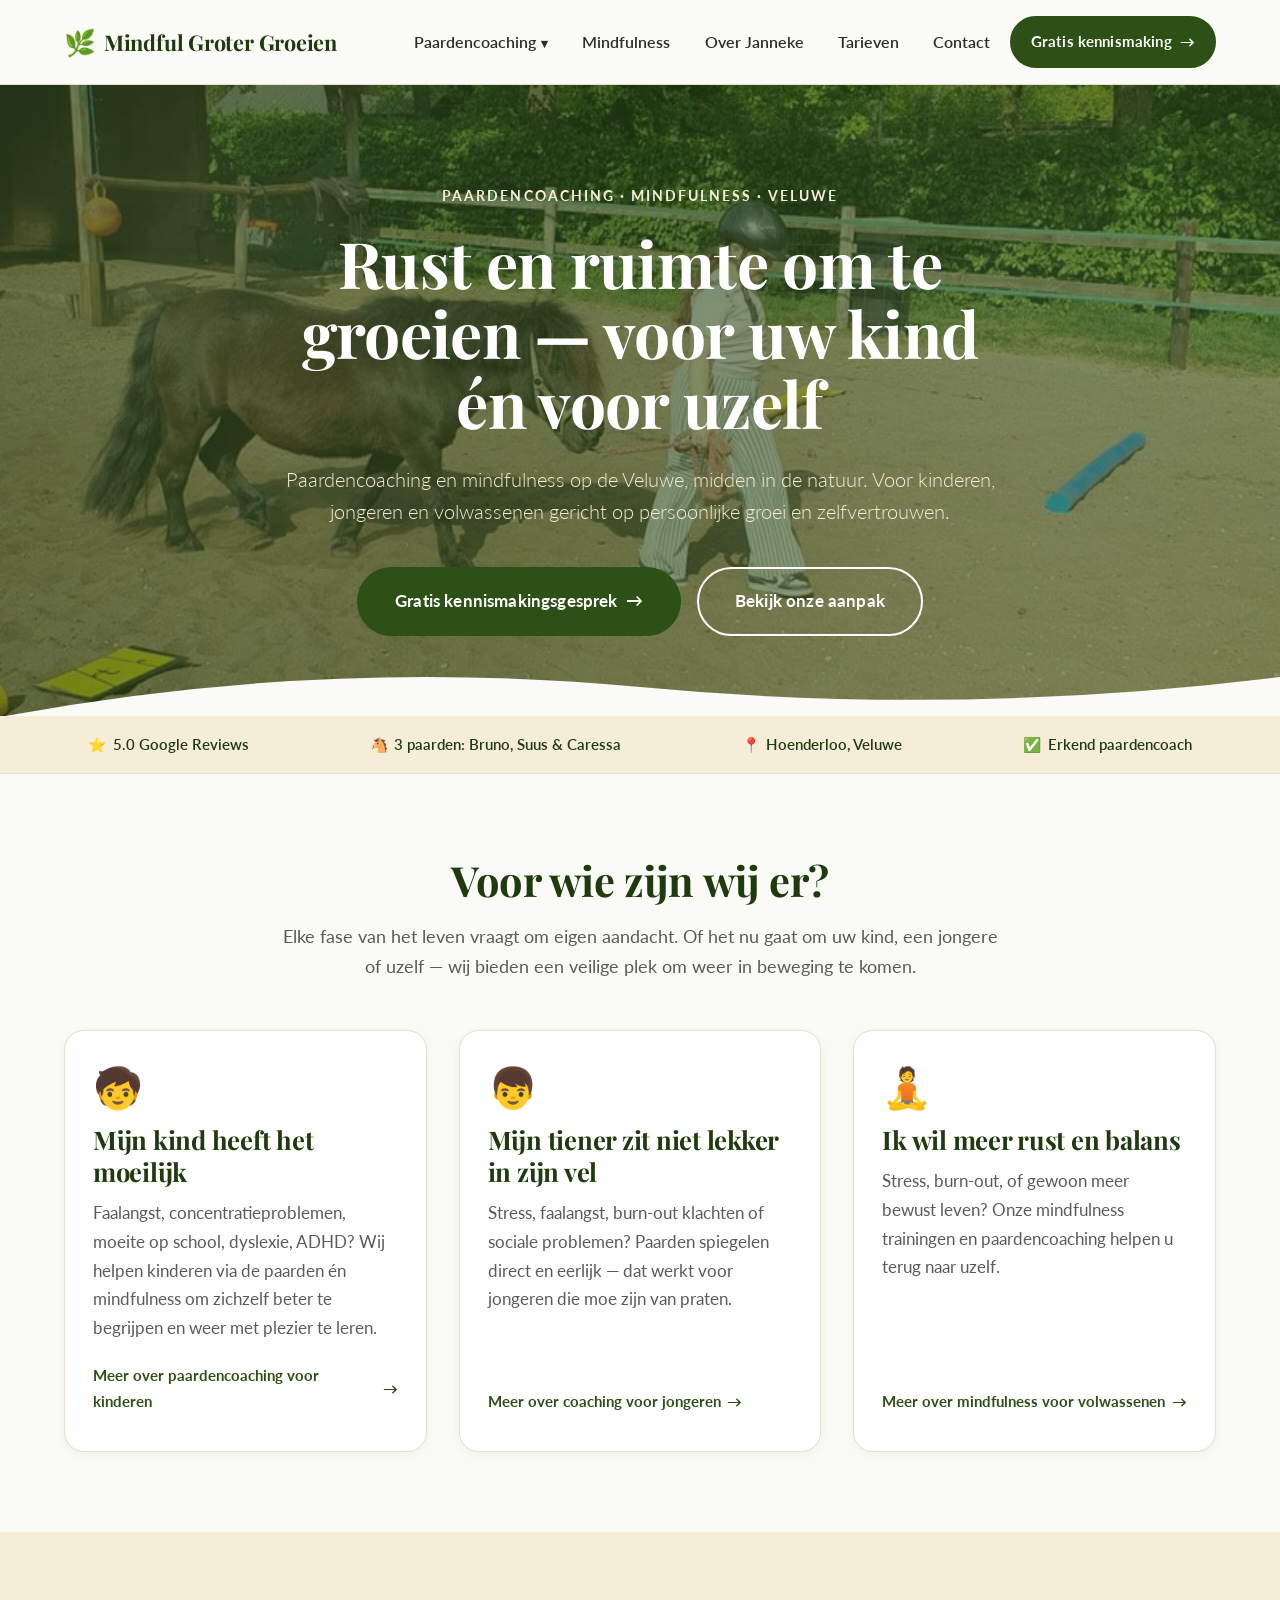
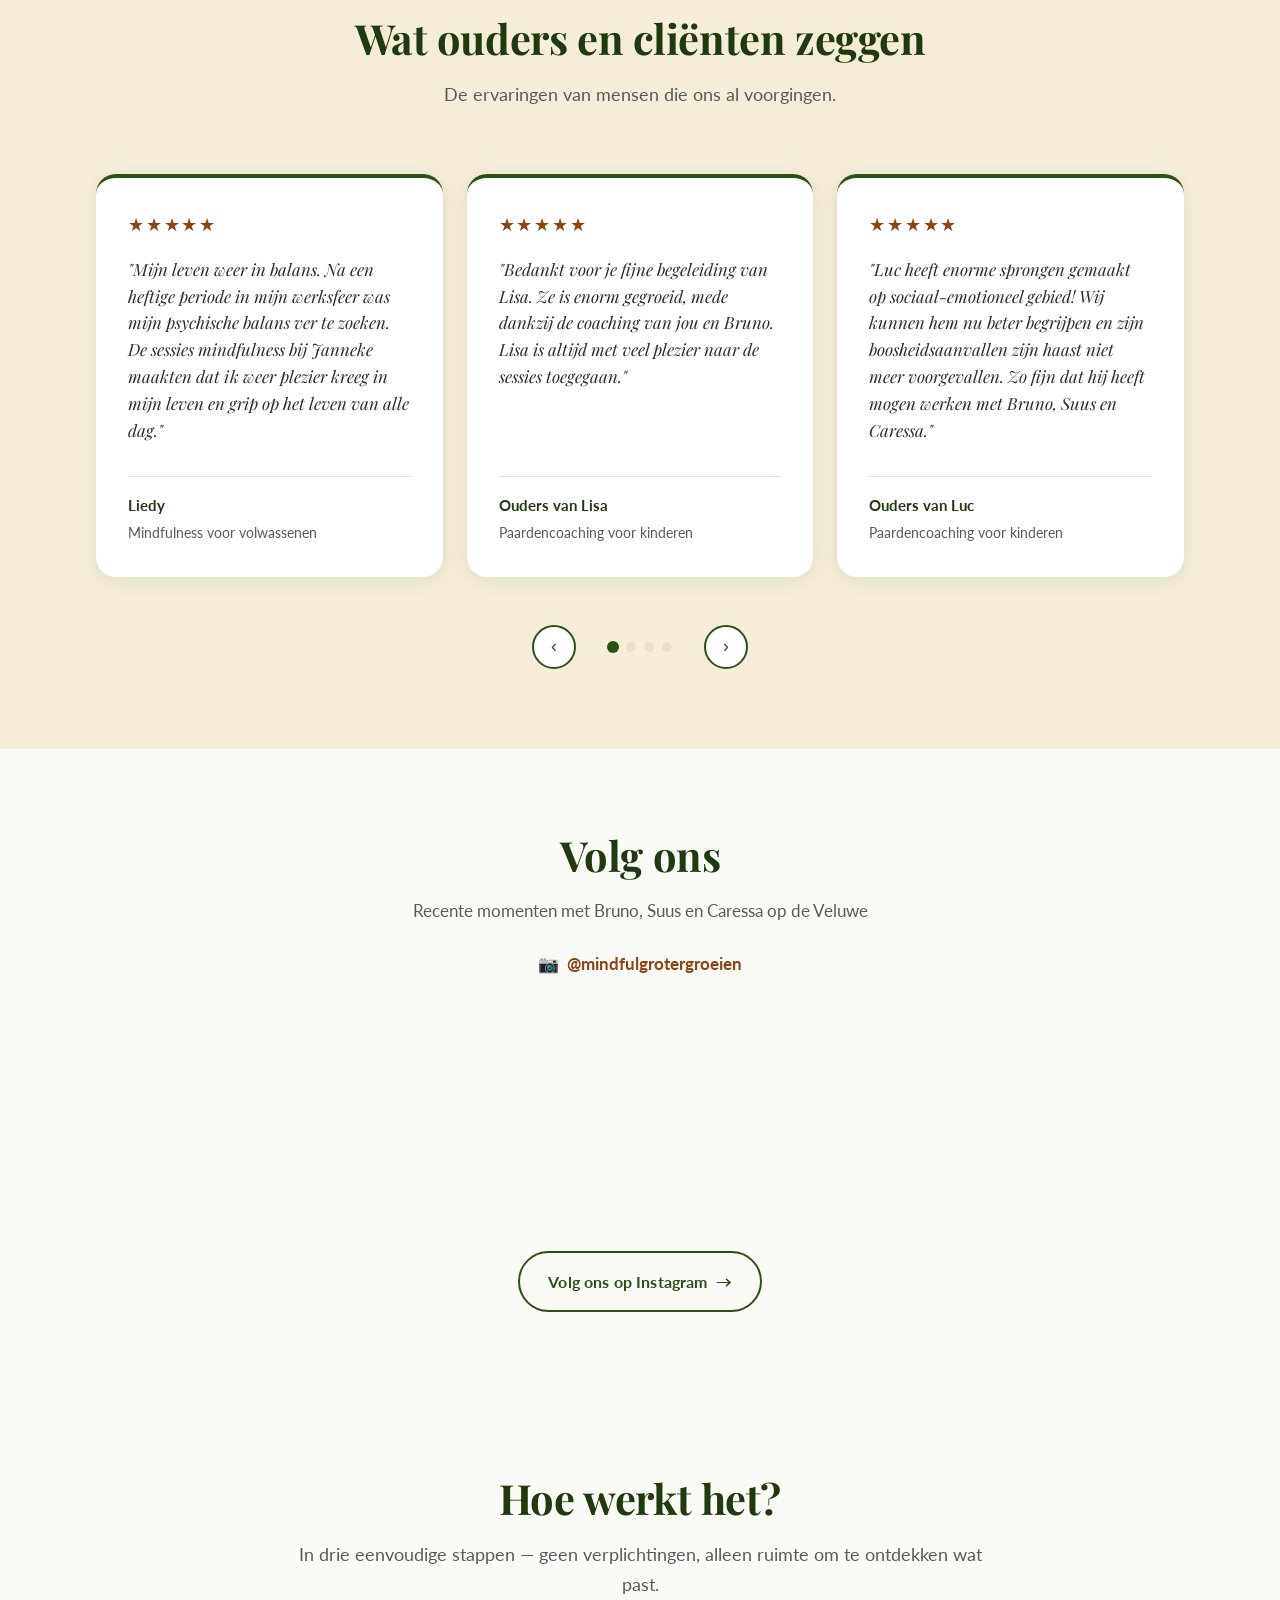
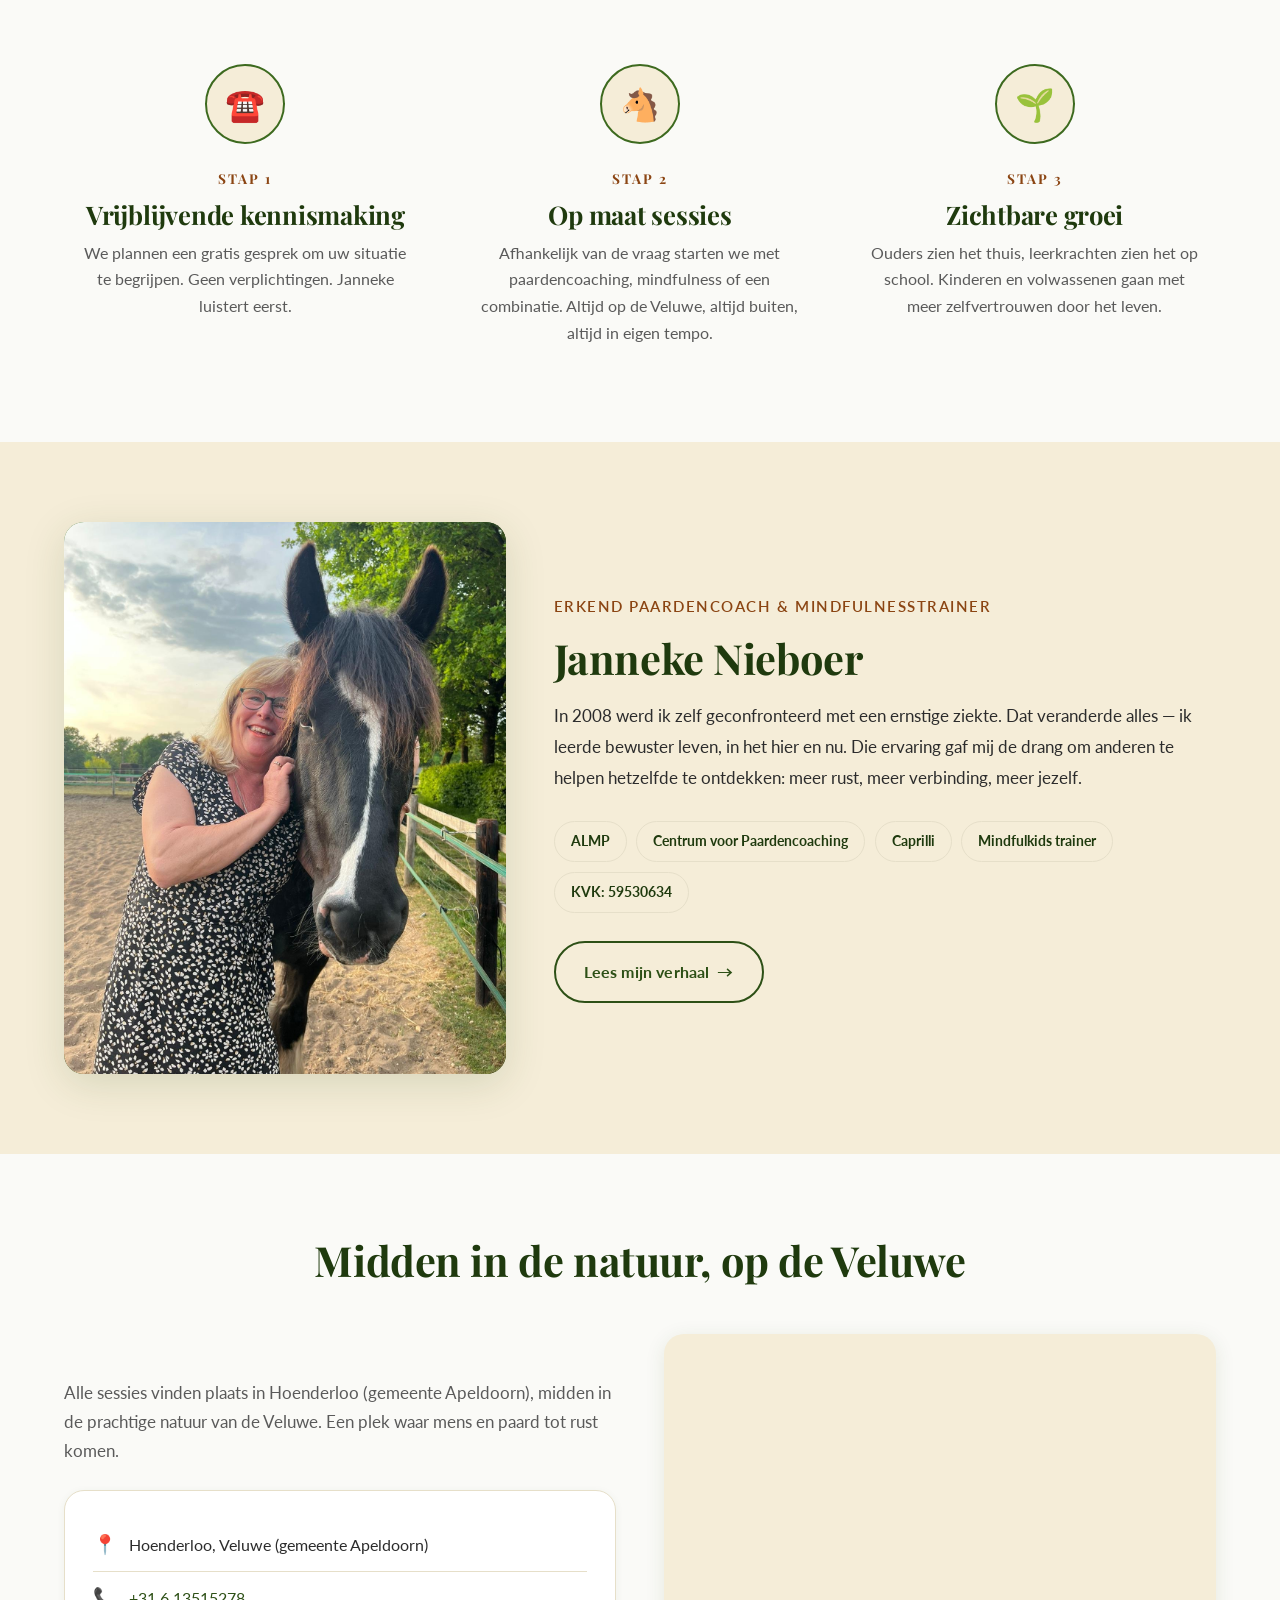
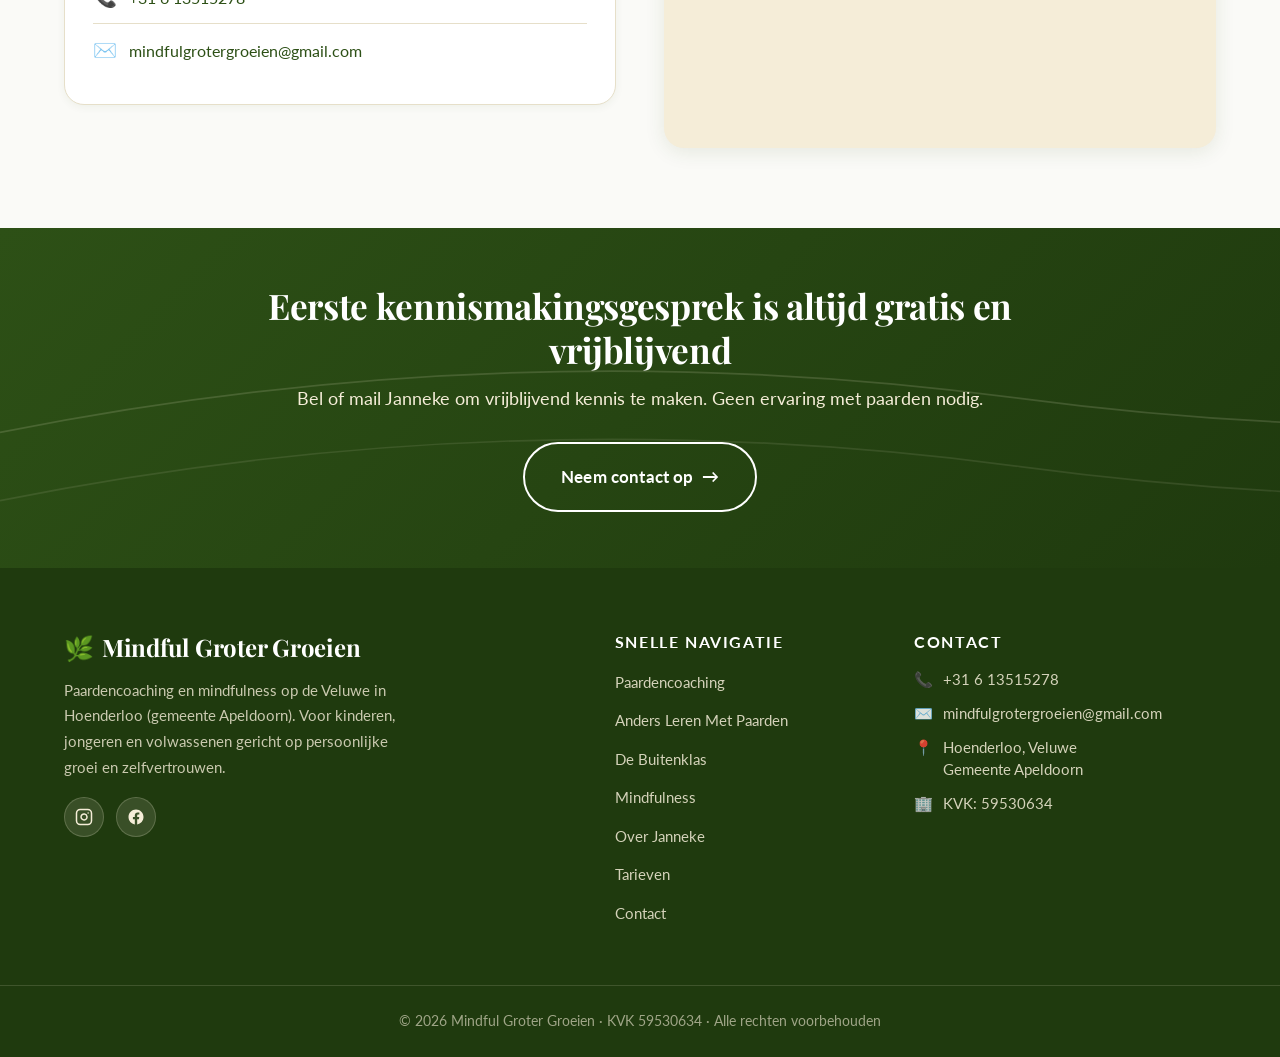
<file: index.html>
<!DOCTYPE html>
<html lang="nl-NL">
<head>
  <meta charset="UTF-8">
  <meta name="viewport" content="width=device-width, initial-scale=1.0">
  <meta name="description" content="Paardencoaching en mindfulness op de Veluwe voor kinderen, jongeren en volwassenen gericht op persoonlijke groei en zelfvertrouwen. Janneke Nieboer in Hoenderloo, Apeldoorn. Gratis kennismakingsgesprek.">
  <meta name="keywords" content="paardencoaching, mindfulness, kinderen, jongeren, Veluwe, Hoenderloo, Apeldoorn, Janneke Nieboer, ALMP, Buitenklas">
  <meta name="author" content="Janneke Nieboer">
  <meta property="og:title" content="Mindful Groter Groeien — Paardencoaching & Mindfulness Veluwe">
  <meta property="og:description" content="Paardencoaching en mindfulness op de Veluwe voor kinderen, jongeren en volwassenen gericht op persoonlijke groei en zelfvertrouwen. Gratis kennismakingsgesprek.">
  <meta property="og:type" content="website">
  <meta property="og:locale" content="nl_NL">
  <style>
    /* Page-specific hero photo (replace path to use a different image) */
    .hero-pattern { --hero-image: url("images/hero.jpg"); }
  </style>
  <title>Mindful Groter Groeien — Paardencoaching & Mindfulness op de Veluwe</title>
  <link rel="canonical" href="https://mindfulgrotergroeien.nl/">
  <link rel="preconnect" href="https://fonts.googleapis.com">
  <link rel="preconnect" href="https://fonts.gstatic.com" crossorigin>
  <link href="https://fonts.googleapis.com/css2?family=Lato:wght@300;400;700;900&family=Playfair+Display:ital,wght@0,400;0,700;0,900;1,400;1,700&display=swap" rel="stylesheet">
  <link rel="stylesheet" href="style.css">
</head>
<body>

  <!-- ===== Header / Navigation ===== -->
  <header class="site-header">
    <nav class="nav" aria-label="Hoofdnavigatie">
      <a href="index.html" class="nav-logo" aria-label="Naar de homepage">
        <span class="nav-logo-icon" aria-hidden="true">🌿</span>
        <span>Mindful Groter Groeien</span>
      </a>

      <button class="nav-toggle" aria-label="Menu openen" aria-expanded="false" aria-controls="nav-menu">
        <span></span><span></span><span></span>
      </button>

      <ul class="nav-menu" id="nav-menu">
        <li class="nav-dropdown">
          <a href="paardencoaching.html" class="nav-link nav-dropdown-toggle" aria-haspopup="true">Paardencoaching</a>
          <ul class="nav-dropdown-menu">
            <li><a href="almp.html" class="nav-link">Anders Leren Met Paarden</a></li>
            <li><a href="buitenklas.html" class="nav-link">De Buitenklas</a></li>
          </ul>
        </li>
        <li><a href="mindfulness.html" class="nav-link">Mindfulness</a></li>
        <li><a href="over-janneke.html" class="nav-link">Over Janneke</a></li>
        <li><a href="tarieven.html" class="nav-link">Tarieven</a></li>
        <li><a href="contact.html" class="nav-link">Contact</a></li>
        <li class="nav-cta"><a href="contact.html" class="btn btn-primary btn-arrow">Gratis kennismaking</a></li>
      </ul>
    </nav>
  </header>

  <main>

    <!-- ===== Hero ===== -->
    <section class="hero hero-pattern">
      <div class="hero-content">
        <span class="hero-eyebrow">Paardencoaching · Mindfulness · Veluwe</span>
        <h1>Rust en ruimte om te groeien — voor uw kind én voor uzelf</h1>
        <p class="hero-subtitle">
          Paardencoaching en mindfulness op de Veluwe, midden in de natuur. Voor kinderen, jongeren en volwassenen gericht op persoonlijke groei en zelfvertrouwen.
        </p>
        <div class="hero-ctas">
          <a href="contact.html" class="btn btn-primary btn-large btn-arrow">Gratis kennismakingsgesprek</a>
          <a href="#aanpak" class="btn btn-secondary btn-large">Bekijk onze aanpak</a>
        </div>
      </div>
      <div class="hero-curve" aria-hidden="true">
        <svg viewBox="0 0 1200 60" preserveAspectRatio="none">
          <path d="M0 60 Q300 0 600 30 T1200 20 L1200 60 Z" fill="#FAFAF7"/>
        </svg>
      </div>
    </section>

    <!-- ===== Trust Bar ===== -->
    <section class="trust-bar" aria-label="Vertrouwensindicatoren">
      <div class="trust-bar-inner">
        <span class="trust-item"><span aria-hidden="true">⭐</span> 5.0 Google Reviews</span>
        <span class="trust-item"><span aria-hidden="true">🐴</span> 3 paarden: Bruno, Suus &amp; Caressa</span>
        <span class="trust-item"><span aria-hidden="true">📍</span> Hoenderloo, Veluwe</span>
        <span class="trust-item"><span aria-hidden="true">✅</span> Erkend paardencoach</span>
      </div>
    </section>

    <!-- ===== Voor wie? ===== -->
    <section class="section section-bg-white" id="aanpak">
      <div class="container">
        <div class="section-intro fade-in">
          <h2>Voor wie zijn wij er?</h2>
          <p>Elke fase van het leven vraagt om eigen aandacht. Of het nu gaat om uw kind, een jongere of uzelf — wij bieden een veilige plek om weer in beweging te komen.</p>
        </div>
        <div class="cards-grid">
          <a href="paardencoaching.html" class="card fade-in" aria-label="Meer over paardencoaching voor kinderen">
            <span class="card-icon" aria-hidden="true">🧒</span>
            <h3>Mijn kind heeft het moeilijk</h3>
            <p>Faalangst, concentratieproblemen, moeite op school, dyslexie, ADHD? Wij helpen kinderen via de paarden én mindfulness om zichzelf beter te begrijpen en weer met plezier te leren.</p>
            <span class="card-link">Meer over paardencoaching voor kinderen</span>
          </a>

          <a href="paardencoaching.html" class="card fade-in" aria-label="Meer over coaching voor jongeren">
            <span class="card-icon" aria-hidden="true">👦</span>
            <h3>Mijn tiener zit niet lekker in zijn vel</h3>
            <p>Stress, faalangst, burn-out klachten of sociale problemen? Paarden spiegelen direct en eerlijk — dat werkt voor jongeren die moe zijn van praten.</p>
            <span class="card-link">Meer over coaching voor jongeren</span>
          </a>

          <a href="mindfulness.html" class="card fade-in" aria-label="Meer over mindfulness en coaching voor volwassenen">
            <span class="card-icon" aria-hidden="true">🧘</span>
            <h3>Ik wil meer rust en balans</h3>
            <p>Stress, burn-out, of gewoon meer bewust leven? Onze mindfulness trainingen en paardencoaching helpen u terug naar uzelf.</p>
            <span class="card-link">Meer over mindfulness voor volwassenen</span>
          </a>
        </div>
      </div>
    </section>

    <!-- ===== Reviews Carousel ===== -->
    <section class="section testimonials">
      <div class="container">
        <div class="section-intro fade-in">
          <h2>Wat ouders en cliënten zeggen</h2>
          <p>De ervaringen van mensen die ons al voorgingen.</p>
        </div>

        <div class="carousel" data-carousel>
          <div class="carousel-viewport">
            <div class="carousel-track">
              <article class="testimonial-card">
                <div class="testimonial-stars" aria-label="5 van 5 sterren">★★★★★</div>
                <p class="testimonial-quote">"Mijn leven weer in balans. Na een heftige periode in mijn werksfeer was mijn psychische balans ver te zoeken. De sessies mindfulness bij Janneke maakten dat ik weer plezier kreeg in mijn leven en grip op het leven van alle dag."</p>
                <div class="testimonial-author">
                  Liedy
                  <span class="testimonial-role">Mindfulness voor volwassenen</span>
                </div>
              </article>

              <article class="testimonial-card">
                <div class="testimonial-stars" aria-label="5 van 5 sterren">★★★★★</div>
                <p class="testimonial-quote">"Bedankt voor je fijne begeleiding van Lisa. Ze is enorm gegroeid, mede dankzij de coaching van jou en Bruno. Lisa is altijd met veel plezier naar de sessies toegegaan."</p>
                <div class="testimonial-author">
                  Ouders van Lisa
                  <span class="testimonial-role">Paardencoaching voor kinderen</span>
                </div>
              </article>

              <article class="testimonial-card">
                <div class="testimonial-stars" aria-label="5 van 5 sterren">★★★★★</div>
                <p class="testimonial-quote">"Luc heeft enorme sprongen gemaakt op sociaal-emotioneel gebied! Wij kunnen hem nu beter begrijpen en zijn boosheidsaanvallen zijn haast niet meer voorgevallen. Zo fijn dat hij heeft mogen werken met Bruno, Suus en Caressa."</p>
                <div class="testimonial-author">
                  Ouders van Luc
                  <span class="testimonial-role">Paardencoaching voor kinderen</span>
                </div>
              </article>

              <article class="testimonial-card">
                <div class="testimonial-stars" aria-label="5 van 5 sterren">★★★★★</div>
                <p class="testimonial-quote">"Onze dochter is samen met Janneke en de paarden aan de slag gegaan met spelling en lezen. Ze heeft enorme sprongen gemaakt — en omdat ze Bruno mocht voorlezen pakte ze het thuis ook op. Prachtig resultaat."</p>
                <div class="testimonial-author">
                  Ouders
                  <span class="testimonial-role">Paardencoaching voor kinderen (dyslexie)</span>
                </div>
              </article>

              <article class="testimonial-card">
                <div class="testimonial-stars" aria-label="5 van 5 sterren">★★★★★</div>
                <p class="testimonial-quote">"Tijdens de sessie bleek dat ik veel in mijn hoofd zit en minder in mijn lichaam. Een behoorlijke eye-opener. Het maakt je bewust dat je in je leven niet overal de controle over hebt — en dat dat ook niet hoeft."</p>
                <div class="testimonial-author">
                  Volwassen cliënt
                  <span class="testimonial-role">Paardencoaching</span>
                </div>
              </article>

              <article class="testimonial-card">
                <div class="testimonial-stars" aria-label="5 van 5 sterren">★★★★★</div>
                <p class="testimonial-quote">"Wat een bijzondere ervaring, samen leren met het paard. Janneke weet precies wanneer ze moet ingrijpen en wanneer ze ruimte moet laten. Ik ben enorm gegroeid in dit traject."</p>
                <div class="testimonial-author">
                  Jongere cliënt
                  <span class="testimonial-role">Coaching voor jongeren</span>
                </div>
              </article>
            </div>
          </div>

          <div class="carousel-controls">
            <button class="carousel-btn carousel-prev" aria-label="Vorige recensie">‹</button>
            <div class="carousel-dots" role="tablist" aria-label="Recensie selectie"></div>
            <button class="carousel-btn carousel-next" aria-label="Volgende recensie">›</button>
          </div>
        </div>
      </div>
    </section>

    <!-- ===== Instagram Feed (Elfsight Widget) ===== -->
    <section class="section instagram-section">
      <div class="container">
        <div class="instagram-header fade-in">
          <h2>Volg ons</h2>
          <p style="color: var(--color-text-soft);">Recente momenten met Bruno, Suus en Caressa op de Veluwe</p>
          <a href="https://www.instagram.com/mindfulgrotergroeien/" target="_blank" rel="noopener" class="instagram-handle">
            <span aria-hidden="true">📷</span> @mindfulgrotergroeien
          </a>
        </div>

        <!-- Elfsight Instagram Feed | Mindful Groter Groeien -->
        <div class="elfsight-wrap fade-in">
          <script src="https://elfsightcdn.com/platform.js" async></script>
          <div class="elfsight-app-311ca94b-e8cb-473e-b5c2-3e3469cdb972" data-elfsight-app-lazy></div>
        </div>

        <div class="instagram-cta">
          <a href="https://www.instagram.com/mindfulgrotergroeien/" target="_blank" rel="noopener" class="btn btn-outline btn-arrow">Volg ons op Instagram</a>
        </div>
      </div>
    </section>

    <!-- ===== Method / 3 Steps ===== -->
    <section class="section section-bg-white">
      <div class="container">
        <div class="section-intro fade-in">
          <h2>Hoe werkt het?</h2>
          <p>In drie eenvoudige stappen — geen verplichtingen, alleen ruimte om te ontdekken wat past.</p>
        </div>
        <div class="steps">
          <div class="step fade-in">
            <div class="step-icon" aria-hidden="true">☎️</div>
            <span class="step-number">Stap 1</span>
            <h3>Vrijblijvende kennismaking</h3>
            <p>We plannen een gratis gesprek om uw situatie te begrijpen. Geen verplichtingen. Janneke luistert eerst.</p>
          </div>
          <div class="step fade-in">
            <div class="step-icon" aria-hidden="true">🐴</div>
            <span class="step-number">Stap 2</span>
            <h3>Op maat sessies</h3>
            <p>Afhankelijk van de vraag starten we met paardencoaching, mindfulness of een combinatie. Altijd op de Veluwe, altijd buiten, altijd in eigen tempo.</p>
          </div>
          <div class="step fade-in">
            <div class="step-icon" aria-hidden="true">🌱</div>
            <span class="step-number">Stap 3</span>
            <h3>Zichtbare groei</h3>
            <p>Ouders zien het thuis, leerkrachten zien het op school. Kinderen en volwassenen gaan met meer zelfvertrouwen door het leven.</p>
          </div>
        </div>
      </div>
    </section>

    <!-- ===== About Janneke snippet ===== -->
    <section class="section section-bg-cream">
      <div class="container">
        <div class="about-snippet">
          <div class="about-photo fade-in">
            <img src="images/janneke-caressa-lach.jpg" alt="Janneke lacht naast haar paard Caressa" loading="lazy">
          </div>
          <div class="about-text fade-in">
            <span class="about-subtitle">Erkend paardencoach &amp; mindfulnesstrainer</span>
            <h2>Janneke Nieboer</h2>
            <p>
              In 2008 werd ik zelf geconfronteerd met een ernstige ziekte. Dat veranderde alles — ik leerde bewuster leven, in het hier en nu. Die ervaring gaf mij de drang om anderen te helpen hetzelfde te ontdekken: meer rust, meer verbinding, meer jezelf.
            </p>
            <div class="badge-row">
              <span class="badge">ALMP</span>
              <span class="badge">Centrum voor Paardencoaching</span>
              <span class="badge">Caprilli</span>
              <span class="badge">Mindfulkids trainer</span>
              <span class="badge">KVK: 59530634</span>
            </div>
            <a href="over-janneke.html" class="btn btn-outline btn-arrow">Lees mijn verhaal</a>
          </div>
        </div>
      </div>
    </section>

    <!-- ===== Location ===== -->
    <section class="section section-bg-white">
      <div class="container">
        <div class="section-intro fade-in">
          <h2>Midden in de natuur, op de Veluwe</h2>
        </div>
        <div class="location-grid">
          <div class="location-info fade-in">
            <p>
              Alle sessies vinden plaats in Hoenderloo (gemeente Apeldoorn), midden in de prachtige natuur van de Veluwe. Een plek waar mens en paard tot rust komen.
            </p>
            <div class="location-details">
              <div class="location-detail">
                <span class="location-detail-icon" aria-hidden="true">📍</span>
                <span>Hoenderloo, Veluwe (gemeente Apeldoorn)</span>
              </div>
              <div class="location-detail">
                <span class="location-detail-icon" aria-hidden="true">📞</span>
                <a href="tel:+31613515278">+31 6 13515278</a>
              </div>
              <div class="location-detail">
                <span class="location-detail-icon" aria-hidden="true">✉️</span>
                <a href="mailto:mindfulgrotergroeien@gmail.com">mindfulgrotergroeien@gmail.com</a>
              </div>
            </div>
          </div>
          <div class="location-map fade-in">
            <iframe
              src="https://maps.google.com/maps?q=Mindful+Groter+Groeien+paardencoaching&ll=52.1187623,5.8984277&z=16&hl=nl&output=embed"
              loading="lazy"
              referrerpolicy="no-referrer-when-downgrade"
              title="Locatie Mindful Groter Groeien op de Veluwe"
              allowfullscreen></iframe>
          </div>
        </div>
      </div>
    </section>

  </main>

  <!-- ===== CTA Banner ===== -->
  <section class="cta-banner">
    <div class="cta-banner-content">
      <h2>Eerste kennismakingsgesprek is altijd gratis en vrijblijvend</h2>
      <p>Bel of mail Janneke om vrijblijvend kennis te maken. Geen ervaring met paarden nodig.</p>
      <a href="contact.html" class="btn btn-secondary btn-large btn-arrow">Neem contact op</a>
    </div>
  </section>

  <!-- ===== Footer ===== -->
  <footer class="site-footer">
    <div class="footer-grid">
      <div class="footer-brand">
        <h3><span aria-hidden="true">🌿</span> Mindful Groter Groeien</h3>
        <p>Paardencoaching en mindfulness op de Veluwe in Hoenderloo (gemeente Apeldoorn). Voor kinderen, jongeren en volwassenen gericht op persoonlijke groei en zelfvertrouwen.</p>
        <div class="social-row">
          <a href="https://www.instagram.com/mindfulgrotergroeien/" target="_blank" rel="noopener" class="social-icon" aria-label="Volg ons op Instagram">
            <svg viewBox="0 0 24 24" fill="none" stroke="currentColor" stroke-width="2" stroke-linecap="round" stroke-linejoin="round" aria-hidden="true">
              <rect x="2" y="2" width="20" height="20" rx="5" ry="5"></rect>
              <path d="M16 11.37A4 4 0 1 1 12.63 8 4 4 0 0 1 16 11.37z"></path>
              <line x1="17.5" y1="6.5" x2="17.51" y2="6.5"></line>
            </svg>
          </a>
          <a href="https://www.facebook.com/mindfulgrotergroeien/" target="_blank" rel="noopener" class="social-icon" aria-label="Volg ons op Facebook">
            <svg viewBox="0 0 24 24" fill="currentColor" aria-hidden="true">
              <path d="M22 12.07C22 6.5 17.52 2 12 2S2 6.5 2 12.07c0 5 3.66 9.13 8.44 9.93v-7.03H7.9v-2.9h2.54V9.84c0-2.51 1.49-3.89 3.78-3.89 1.09 0 2.24.19 2.24.19v2.47h-1.26c-1.24 0-1.63.77-1.63 1.56v1.88h2.78l-.45 2.9h-2.33V22c4.78-.8 8.44-4.93 8.44-9.93z"/>
            </svg>
          </a>
        </div>
      </div>
      <div class="footer-col">
        <h4>Snelle navigatie</h4>
        <ul class="footer-links">
          <li><a href="paardencoaching.html">Paardencoaching</a></li>
          <li><a href="almp.html">Anders Leren Met Paarden</a></li>
          <li><a href="buitenklas.html">De Buitenklas</a></li>
          <li><a href="mindfulness.html">Mindfulness</a></li>
          <li><a href="over-janneke.html">Over Janneke</a></li>
          <li><a href="tarieven.html">Tarieven</a></li>
          <li><a href="contact.html">Contact</a></li>
        </ul>
      </div>
      <div class="footer-col">
        <h4>Contact</h4>
        <div class="footer-contact-item">
          <span aria-hidden="true">📞</span>
          <a href="tel:+31613515278">+31 6 13515278</a>
        </div>
        <div class="footer-contact-item">
          <span aria-hidden="true">✉️</span>
          <a href="mailto:mindfulgrotergroeien@gmail.com">mindfulgrotergroeien@gmail.com</a>
        </div>
        <div class="footer-contact-item">
          <span aria-hidden="true">📍</span>
          <span>Hoenderloo, Veluwe<br>Gemeente Apeldoorn</span>
        </div>
        <div class="footer-contact-item">
          <span aria-hidden="true">🏢</span>
          <span>KVK: 59530634</span>
        </div>
      </div>
    </div>
    <div class="footer-bottom">
      © 2026 Mindful Groter Groeien · KVK 59530634 · Alle rechten voorbehouden
    </div>
  </footer>

  <script src="scripts.js"></script>
</body>
</html>
</file>
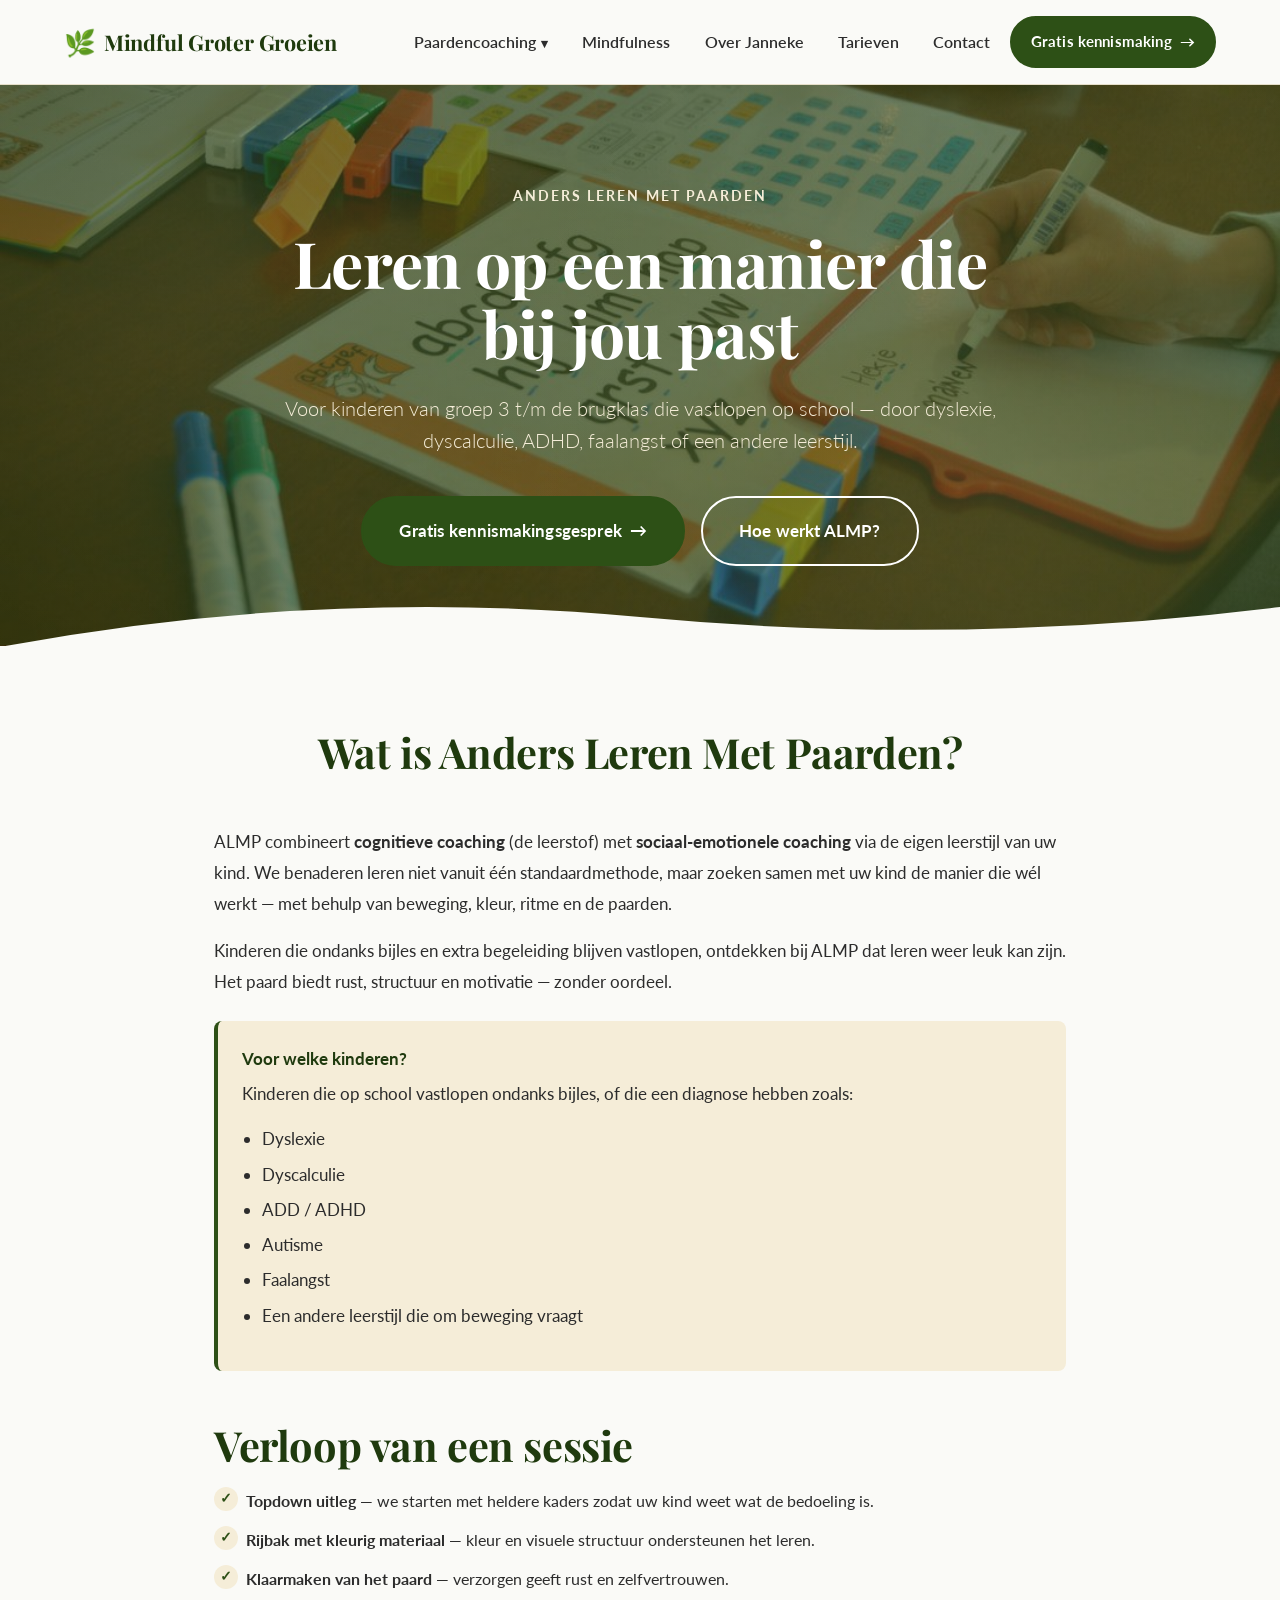
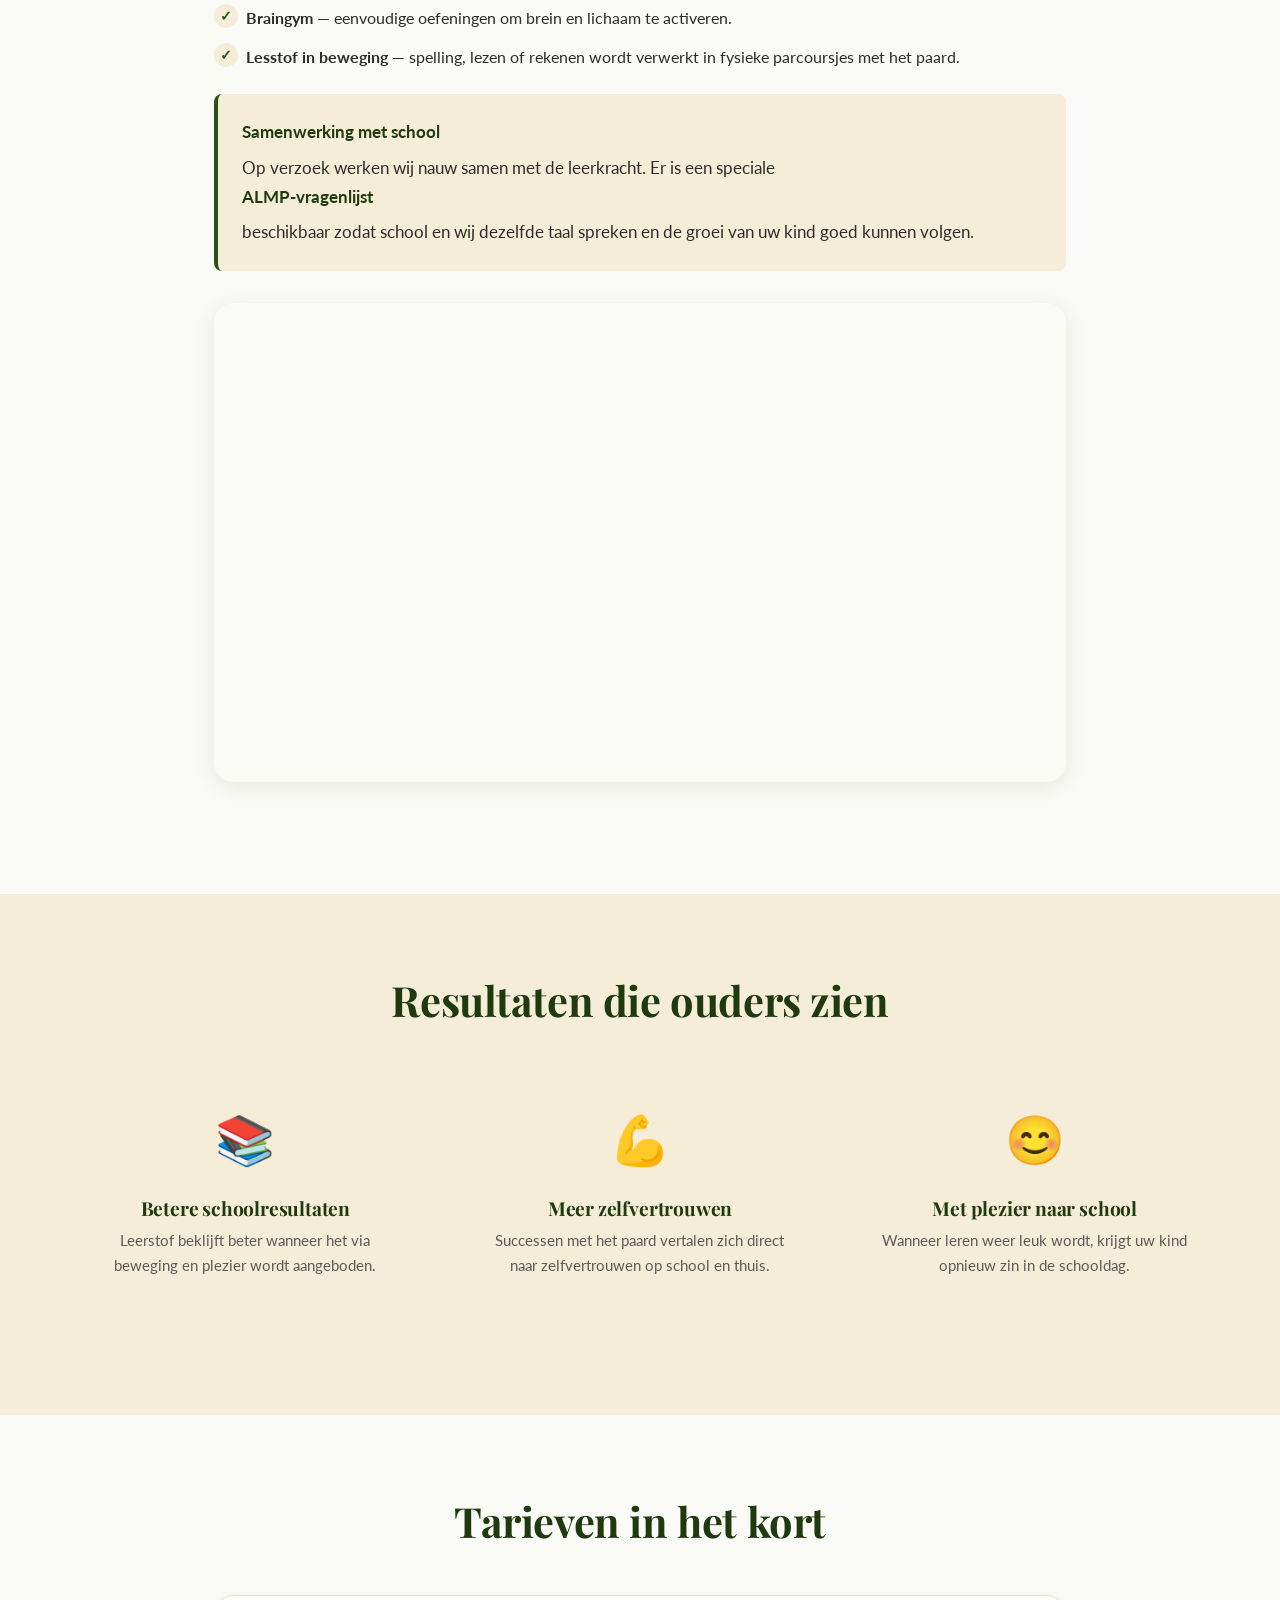
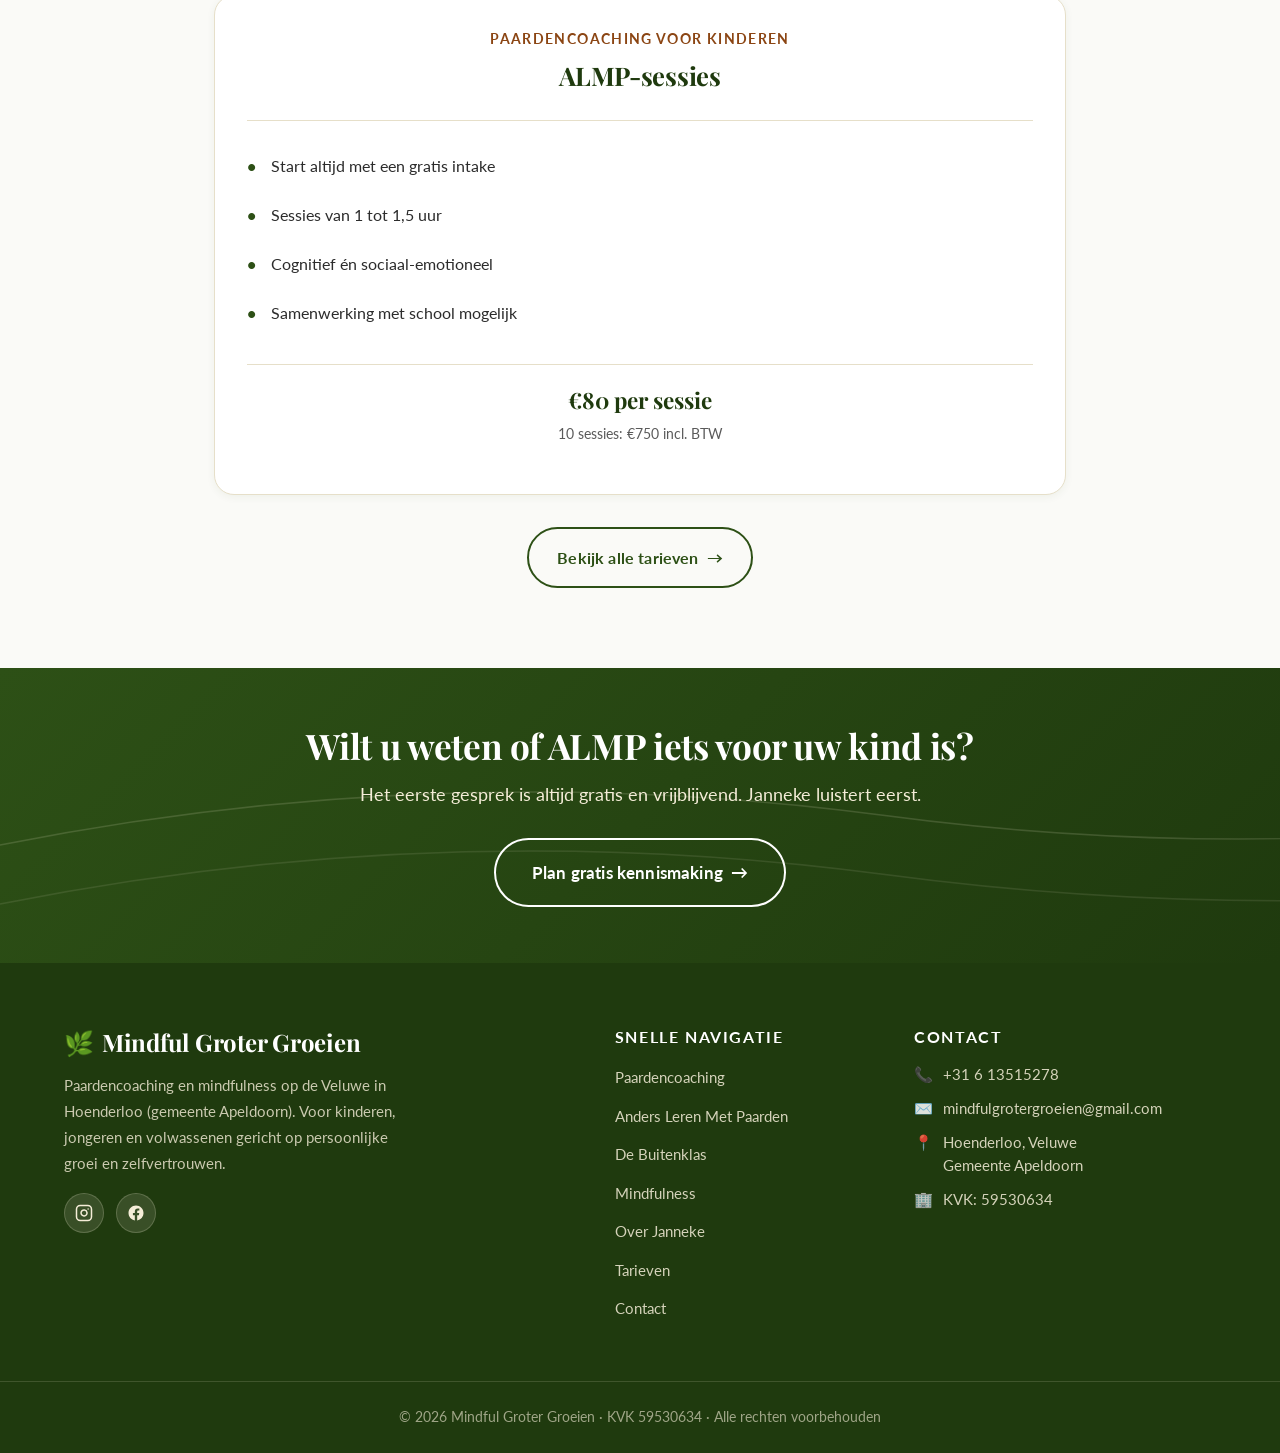
<file: almp.html>
<!DOCTYPE html>
<html lang="nl-NL">
<head>
  <meta charset="UTF-8">
  <meta name="viewport" content="width=device-width, initial-scale=1.0">
  <meta name="description" content="Anders Leren Met Paarden voor kinderen met dyslexie, ADHD of faalangst. Groep 3 t/m brugklas. Hoenderloo, Veluwe.">
  <meta name="keywords" content="ALMP, Anders Leren Met Paarden, dyslexie, ADHD, faalangst, paardencoaching kinderen, Veluwe">
  <title>Anders Leren Met Paarden (ALMP) | Mindful Groter Groeien</title>
  <link rel="canonical" href="https://mindfulgrotergroeien.nl/almp">
  <link rel="preconnect" href="https://fonts.googleapis.com">
  <link rel="preconnect" href="https://fonts.gstatic.com" crossorigin>
  <link href="https://fonts.googleapis.com/css2?family=Lato:wght@300;400;700;900&family=Playfair+Display:ital,wght@0,400;0,700;0,900;1,400;1,700&display=swap" rel="stylesheet">
  <link rel="stylesheet" href="style.css">
  <style>
    .hero-pattern { --hero-image: url("images/almp-materialen.jpg"); }
  </style>
</head>
<body>

  <header class="site-header">
    <nav class="nav" aria-label="Hoofdnavigatie">
      <a href="index.html" class="nav-logo">
        <span class="nav-logo-icon" aria-hidden="true">🌿</span>
        <span>Mindful Groter Groeien</span>
      </a>
      <button class="nav-toggle" aria-label="Menu openen" aria-expanded="false" aria-controls="nav-menu">
        <span></span><span></span><span></span>
      </button>
      <ul class="nav-menu" id="nav-menu">
        <li class="nav-dropdown">
          <a href="paardencoaching.html" class="nav-link nav-dropdown-toggle" aria-haspopup="true">Paardencoaching</a>
          <ul class="nav-dropdown-menu">
            <li><a href="almp.html" class="nav-link">Anders Leren Met Paarden</a></li>
            <li><a href="buitenklas.html" class="nav-link">De Buitenklas</a></li>
          </ul>
        </li>
        <li><a href="mindfulness.html" class="nav-link">Mindfulness</a></li>
        <li><a href="over-janneke.html" class="nav-link">Over Janneke</a></li>
        <li><a href="tarieven.html" class="nav-link">Tarieven</a></li>
        <li><a href="contact.html" class="nav-link">Contact</a></li>
        <li class="nav-cta"><a href="contact.html" class="btn btn-primary btn-arrow">Gratis kennismaking</a></li>
      </ul>
    </nav>
  </header>

  <main>

    <section class="hero hero-pattern">
      <div class="hero-content">
        <span class="hero-eyebrow">Anders Leren Met Paarden</span>
        <h1>Leren op een manier die bij jou past</h1>
        <p class="hero-subtitle">
          Voor kinderen van groep 3 t/m de brugklas die vastlopen op school — door dyslexie, dyscalculie, ADHD, faalangst of een andere leerstijl.
        </p>
        <div class="hero-ctas">
          <a href="contact.html" class="btn btn-primary btn-large btn-arrow">Gratis kennismakingsgesprek</a>
          <a href="#methode" class="btn btn-secondary btn-large">Hoe werkt ALMP?</a>
        </div>
      </div>
      <div class="hero-curve" aria-hidden="true">
        <svg viewBox="0 0 1200 60" preserveAspectRatio="none">
          <path d="M0 60 Q300 0 600 30 T1200 20 L1200 60 Z" fill="#FAFAF7"/>
        </svg>
      </div>
    </section>

    <section class="section section-bg-white" id="methode">
      <div class="container container-narrow">
        <div class="section-intro fade-in">
          <h2>Wat is Anders Leren Met Paarden?</h2>
        </div>
        <div class="fade-in">
          <p style="font-size: 1.08rem; line-height: 1.8;">ALMP combineert <strong>cognitieve coaching</strong> (de leerstof) met <strong>sociaal-emotionele coaching</strong> via de eigen leerstijl van uw kind. We benaderen leren niet vanuit één standaardmethode, maar zoeken samen met uw kind de manier die wél werkt — met behulp van beweging, kleur, ritme en de paarden.</p>
          <p style="font-size: 1.08rem; line-height: 1.8;">Kinderen die ondanks bijles en extra begeleiding blijven vastlopen, ontdekken bij ALMP dat leren weer leuk kan zijn. Het paard biedt rust, structuur en motivatie — zonder oordeel.</p>
        </div>

        <div class="feature-box fade-in">
          <strong>Voor welke kinderen?</strong>
          <p>Kinderen die op school vastlopen ondanks bijles, of die een diagnose hebben zoals:</p>
          <ul>
            <li>Dyslexie</li>
            <li>Dyscalculie</li>
            <li>ADD / ADHD</li>
            <li>Autisme</li>
            <li>Faalangst</li>
            <li>Een andere leerstijl die om beweging vraagt</li>
          </ul>
        </div>

        <h2 style="margin-top: 3rem;">Verloop van een sessie</h2>
        <ol class="check-list fade-in" style="padding-left: 0; list-style: none; counter-reset: step;">
          <li><strong>Topdown uitleg</strong> — we starten met heldere kaders zodat uw kind weet wat de bedoeling is.</li>
          <li><strong>Rijbak met kleurig materiaal</strong> — kleur en visuele structuur ondersteunen het leren.</li>
          <li><strong>Klaarmaken van het paard</strong> — verzorgen geeft rust en zelfvertrouwen.</li>
          <li><strong>Braingym</strong> — eenvoudige oefeningen om brein en lichaam te activeren.</li>
          <li><strong>Lesstof in beweging</strong> — spelling, lezen of rekenen wordt verwerkt in fysieke parcoursjes met het paard.</li>
        </ol>

        <div class="feature-box fade-in">
          <strong>Samenwerking met school</strong>
          <p>Op verzoek werken wij nauw samen met de leerkracht. Er is een speciale <strong>ALMP-vragenlijst</strong> beschikbaar zodat school en wij dezelfde taal spreken en de groei van uw kind goed kunnen volgen.</p>
        </div>

        <div class="video-container fade-in">
          <iframe
            src="https://www.youtube.com/embed/wJmsW6zpXno"
            title="Anders Leren Met Paarden — video"
            frameborder="0"
            allow="accelerometer; autoplay; clipboard-write; encrypted-media; gyroscope; picture-in-picture"
            allowfullscreen
            loading="lazy"></iframe>
        </div>
      </div>
    </section>

    <section class="section section-bg-cream">
      <div class="container">
        <div class="section-intro fade-in">
          <h2>Resultaten die ouders zien</h2>
        </div>
        <div class="results-row">
          <div class="result-block fade-in">
            <span class="result-icon" aria-hidden="true">📚</span>
            <h4>Betere schoolresultaten</h4>
            <p>Leerstof beklijft beter wanneer het via beweging en plezier wordt aangeboden.</p>
          </div>
          <div class="result-block fade-in">
            <span class="result-icon" aria-hidden="true">💪</span>
            <h4>Meer zelfvertrouwen</h4>
            <p>Successen met het paard vertalen zich direct naar zelfvertrouwen op school en thuis.</p>
          </div>
          <div class="result-block fade-in">
            <span class="result-icon" aria-hidden="true">😊</span>
            <h4>Met plezier naar school</h4>
            <p>Wanneer leren weer leuk wordt, krijgt uw kind opnieuw zin in de schooldag.</p>
          </div>
        </div>
      </div>
    </section>

    <section class="section section-bg-white">
      <div class="container container-narrow">
        <div class="section-intro fade-in">
          <h2>Tarieven in het kort</h2>
        </div>
        <div class="pricing-grid fade-in" style="grid-template-columns: 1fr;">
          <div class="pricing-card">
            <div class="pricing-card-header">
              <span class="pricing-card-eyebrow">Paardencoaching voor kinderen</span>
              <h3>ALMP-sessies</h3>
            </div>
            <ul class="pricing-features">
              <li>Start altijd met een gratis intake</li>
              <li>Sessies van 1 tot 1,5 uur</li>
              <li>Cognitief én sociaal-emotioneel</li>
              <li>Samenwerking met school mogelijk</li>
            </ul>
            <div class="price">
              €80 per sessie
              <small>10 sessies: €750 incl. BTW</small>
            </div>
          </div>
        </div>
        <p class="text-center" style="margin-top: 1.5rem;"><a href="tarieven.html" class="btn btn-outline btn-arrow">Bekijk alle tarieven</a></p>
      </div>
    </section>

  </main>

  <section class="cta-banner">
    <div class="cta-banner-content">
      <h2>Wilt u weten of ALMP iets voor uw kind is?</h2>
      <p>Het eerste gesprek is altijd gratis en vrijblijvend. Janneke luistert eerst.</p>
      <a href="contact.html" class="btn btn-secondary btn-large btn-arrow">Plan gratis kennismaking</a>
    </div>
  </section>

  <footer class="site-footer">
    <div class="footer-grid">
      <div class="footer-brand">
        <h3><span aria-hidden="true">🌿</span> Mindful Groter Groeien</h3>
        <p>Paardencoaching en mindfulness op de Veluwe in Hoenderloo (gemeente Apeldoorn). Voor kinderen, jongeren en volwassenen gericht op persoonlijke groei en zelfvertrouwen.</p>
        <div class="social-row">
          <a href="https://www.instagram.com/mindfulgrotergroeien/" target="_blank" rel="noopener" class="social-icon" aria-label="Volg ons op Instagram">
            <svg viewBox="0 0 24 24" fill="none" stroke="currentColor" stroke-width="2" stroke-linecap="round" stroke-linejoin="round" aria-hidden="true">
              <rect x="2" y="2" width="20" height="20" rx="5" ry="5"></rect>
              <path d="M16 11.37A4 4 0 1 1 12.63 8 4 4 0 0 1 16 11.37z"></path>
              <line x1="17.5" y1="6.5" x2="17.51" y2="6.5"></line>
            </svg>
          </a>
          <a href="https://www.facebook.com/mindfulgrotergroeien/" target="_blank" rel="noopener" class="social-icon" aria-label="Volg ons op Facebook">
            <svg viewBox="0 0 24 24" fill="currentColor" aria-hidden="true">
              <path d="M22 12.07C22 6.5 17.52 2 12 2S2 6.5 2 12.07c0 5 3.66 9.13 8.44 9.93v-7.03H7.9v-2.9h2.54V9.84c0-2.51 1.49-3.89 3.78-3.89 1.09 0 2.24.19 2.24.19v2.47h-1.26c-1.24 0-1.63.77-1.63 1.56v1.88h2.78l-.45 2.9h-2.33V22c4.78-.8 8.44-4.93 8.44-9.93z"/>
            </svg>
          </a>
        </div>
      </div>
      <div class="footer-col">
        <h4>Snelle navigatie</h4>
        <ul class="footer-links">
          <li><a href="paardencoaching.html">Paardencoaching</a></li>
          <li><a href="almp.html">Anders Leren Met Paarden</a></li>
          <li><a href="buitenklas.html">De Buitenklas</a></li>
          <li><a href="mindfulness.html">Mindfulness</a></li>
          <li><a href="over-janneke.html">Over Janneke</a></li>
          <li><a href="tarieven.html">Tarieven</a></li>
          <li><a href="contact.html">Contact</a></li>
        </ul>
      </div>
      <div class="footer-col">
        <h4>Contact</h4>
        <div class="footer-contact-item"><span aria-hidden="true">📞</span><a href="tel:+31613515278">+31 6 13515278</a></div>
        <div class="footer-contact-item"><span aria-hidden="true">✉️</span><a href="mailto:mindfulgrotergroeien@gmail.com">mindfulgrotergroeien@gmail.com</a></div>
        <div class="footer-contact-item"><span aria-hidden="true">📍</span><span>Hoenderloo, Veluwe<br>Gemeente Apeldoorn</span></div>
        <div class="footer-contact-item"><span aria-hidden="true">🏢</span><span>KVK: 59530634</span></div>
      </div>
    </div>
    <div class="footer-bottom">
      © 2026 Mindful Groter Groeien · KVK 59530634 · Alle rechten voorbehouden
    </div>
  </footer>

  <script src="scripts.js"></script>
</body>
</html>
</file>
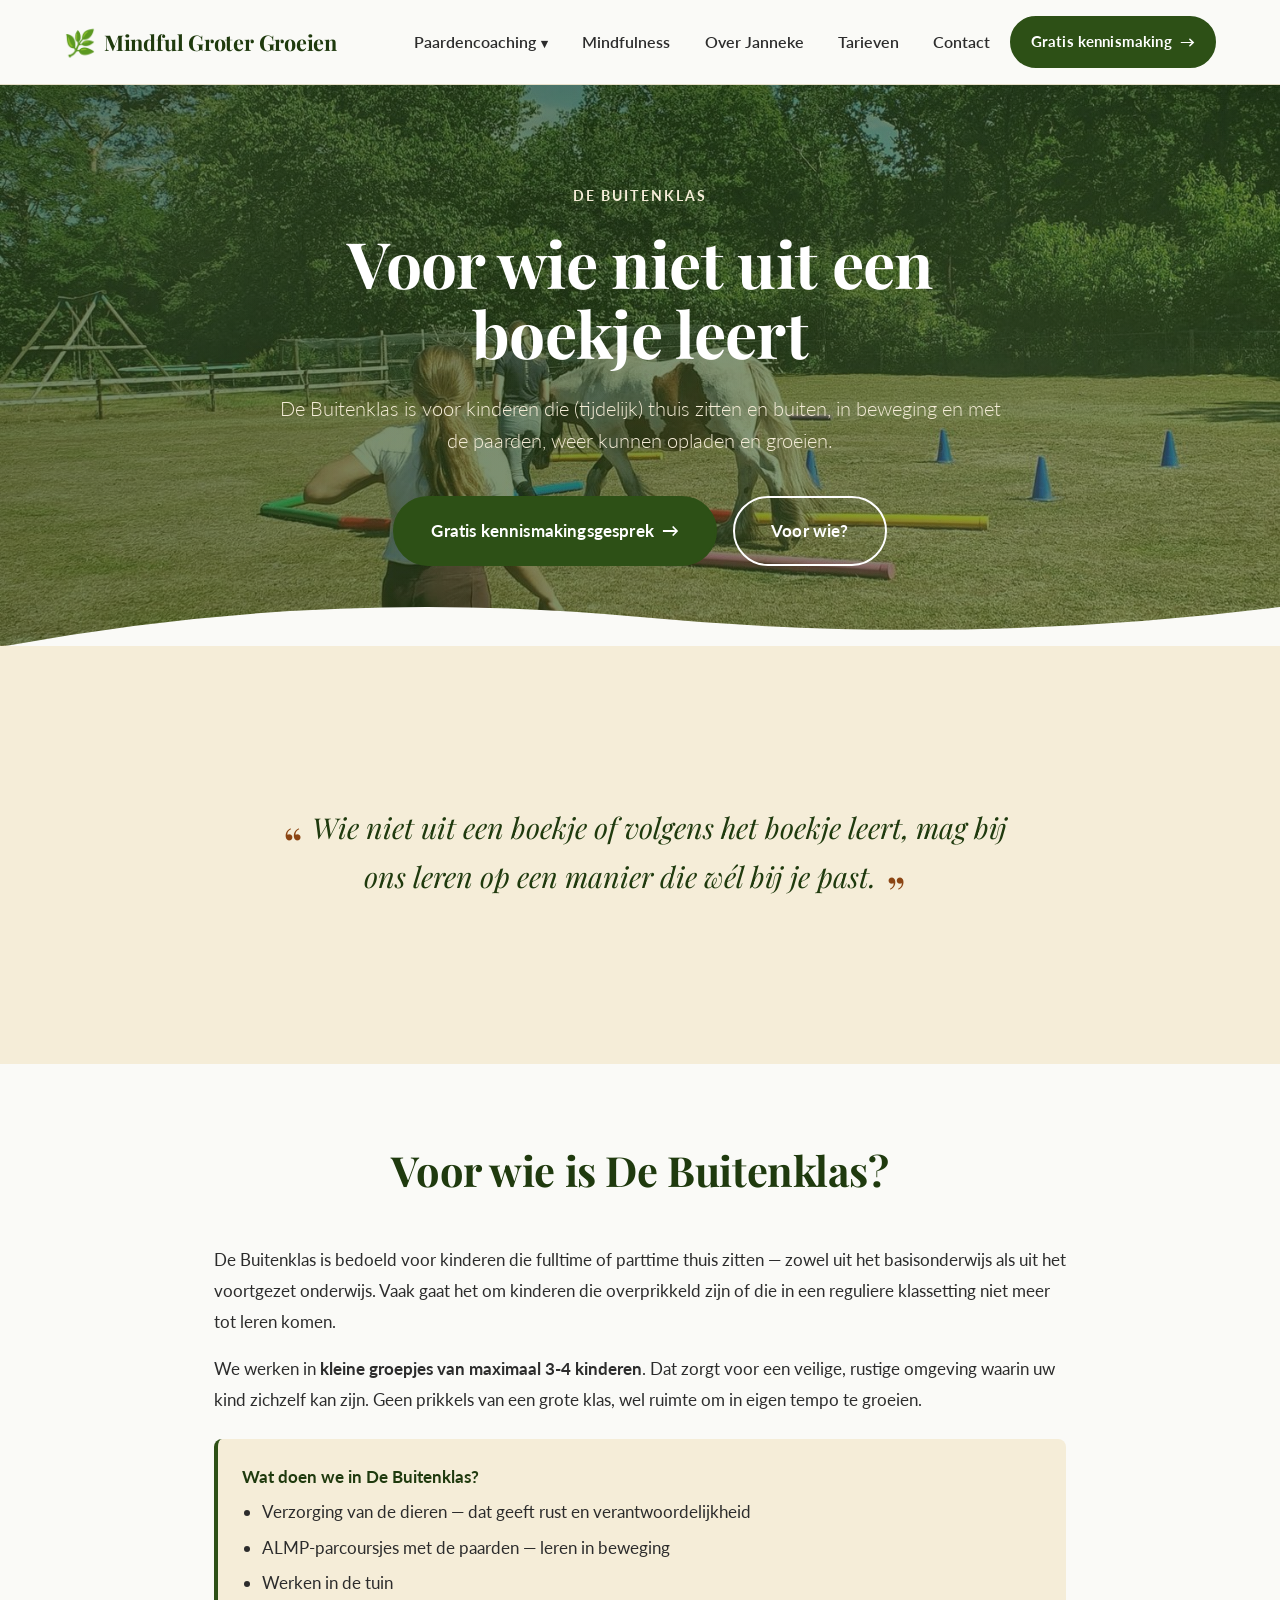
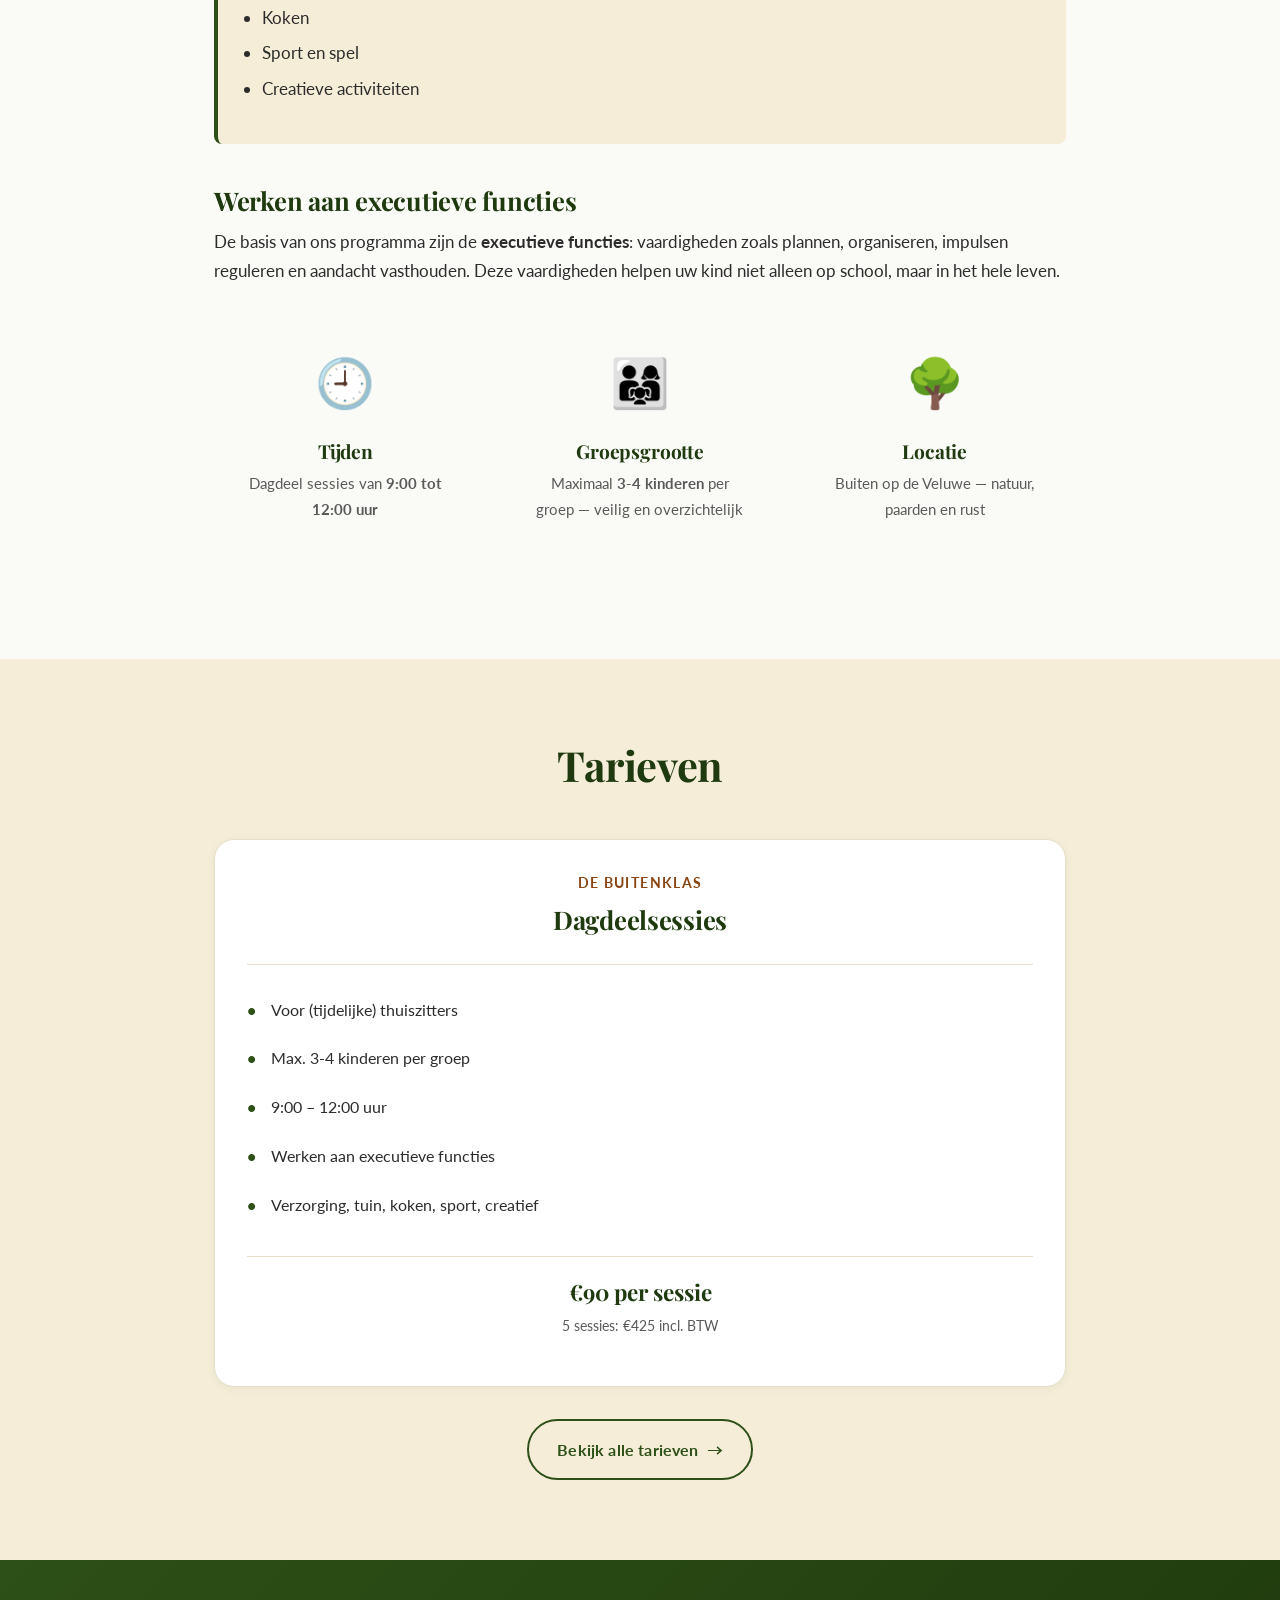
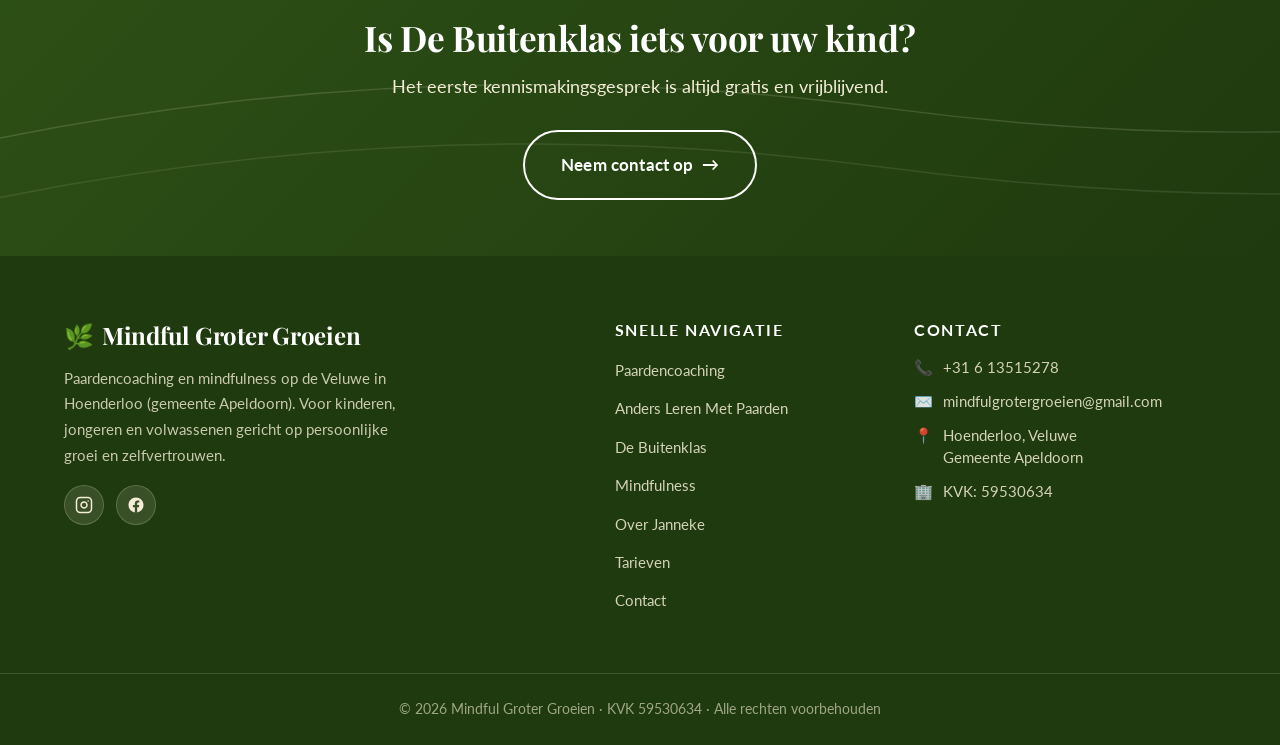
<file: buitenklas.html>
<!DOCTYPE html>
<html lang="nl-NL">
<head>
  <meta charset="UTF-8">
  <meta name="viewport" content="width=device-width, initial-scale=1.0">
  <meta name="description" content="De Buitenklas: voor thuiszitters en overprikkelde kinderen. Leren in de natuur met paarden. Max 3 kinderen. Veluwe.">
  <meta name="keywords" content="Buitenklas, thuiszitters, overprikkelde kinderen, executieve functies, paarden, Veluwe">
  <title>De Buitenklas | Mindful Groter Groeien</title>
  <link rel="canonical" href="https://mindfulgrotergroeien.nl/buitenklas">
  <link rel="preconnect" href="https://fonts.googleapis.com">
  <link rel="preconnect" href="https://fonts.gstatic.com" crossorigin>
  <link href="https://fonts.googleapis.com/css2?family=Lato:wght@300;400;700;900&family=Playfair+Display:ital,wght@0,400;0,700;0,900;1,400;1,700&display=swap" rel="stylesheet">
  <link rel="stylesheet" href="style.css">
  <style>
    .hero-pattern { --hero-image: url("images/buitenklas-hero.jpg"); }
  </style>
</head>
<body>

  <header class="site-header">
    <nav class="nav" aria-label="Hoofdnavigatie">
      <a href="index.html" class="nav-logo">
        <span class="nav-logo-icon" aria-hidden="true">🌿</span>
        <span>Mindful Groter Groeien</span>
      </a>
      <button class="nav-toggle" aria-label="Menu openen" aria-expanded="false" aria-controls="nav-menu">
        <span></span><span></span><span></span>
      </button>
      <ul class="nav-menu" id="nav-menu">
        <li class="nav-dropdown">
          <a href="paardencoaching.html" class="nav-link nav-dropdown-toggle" aria-haspopup="true">Paardencoaching</a>
          <ul class="nav-dropdown-menu">
            <li><a href="almp.html" class="nav-link">Anders Leren Met Paarden</a></li>
            <li><a href="buitenklas.html" class="nav-link">De Buitenklas</a></li>
          </ul>
        </li>
        <li><a href="mindfulness.html" class="nav-link">Mindfulness</a></li>
        <li><a href="over-janneke.html" class="nav-link">Over Janneke</a></li>
        <li><a href="tarieven.html" class="nav-link">Tarieven</a></li>
        <li><a href="contact.html" class="nav-link">Contact</a></li>
        <li class="nav-cta"><a href="contact.html" class="btn btn-primary btn-arrow">Gratis kennismaking</a></li>
      </ul>
    </nav>
  </header>

  <main>

    <section class="hero hero-pattern">
      <div class="hero-content">
        <span class="hero-eyebrow">De Buitenklas</span>
        <h1>Voor wie niet uit een boekje leert</h1>
        <p class="hero-subtitle">
          De Buitenklas is voor kinderen die (tijdelijk) thuis zitten en buiten, in beweging en met de paarden, weer kunnen opladen en groeien.
        </p>
        <div class="hero-ctas">
          <a href="contact.html" class="btn btn-primary btn-large btn-arrow">Gratis kennismakingsgesprek</a>
          <a href="#voor-wie" class="btn btn-secondary btn-large">Voor wie?</a>
        </div>
      </div>
      <div class="hero-curve" aria-hidden="true">
        <svg viewBox="0 0 1200 60" preserveAspectRatio="none">
          <path d="M0 60 Q300 0 600 30 T1200 20 L1200 60 Z" fill="#FAFAF7"/>
        </svg>
      </div>
    </section>

    <!-- Big quote -->
    <section class="section section-bg-cream">
      <div class="quote-large fade-in">
        <blockquote>Wie niet uit een boekje of volgens het boekje leert, mag bij ons leren op een manier die wél bij je past.</blockquote>
      </div>
    </section>

    <section class="section section-bg-white" id="voor-wie">
      <div class="container container-narrow">
        <div class="section-intro fade-in">
          <h2>Voor wie is De Buitenklas?</h2>
        </div>

        <div class="fade-in">
          <p style="font-size: 1.08rem; line-height: 1.8;">De Buitenklas is bedoeld voor kinderen die fulltime of parttime thuis zitten — zowel uit het basisonderwijs als uit het voortgezet onderwijs. Vaak gaat het om kinderen die overprikkeld zijn of die in een reguliere klassetting niet meer tot leren komen.</p>
          <p style="font-size: 1.08rem; line-height: 1.8;">We werken in <strong>kleine groepjes van maximaal 3-4 kinderen</strong>. Dat zorgt voor een veilige, rustige omgeving waarin uw kind zichzelf kan zijn. Geen prikkels van een grote klas, wel ruimte om in eigen tempo te groeien.</p>
        </div>

        <div class="feature-box fade-in">
          <strong>Wat doen we in De Buitenklas?</strong>
          <ul>
            <li>Verzorging van de dieren — dat geeft rust en verantwoordelijkheid</li>
            <li>ALMP-parcoursjes met de paarden — leren in beweging</li>
            <li>Werken in de tuin</li>
            <li>Koken</li>
            <li>Sport en spel</li>
            <li>Creatieve activiteiten</li>
          </ul>
        </div>

        <h3 style="margin-top: 2.5rem;">Werken aan executieve functies</h3>
        <p>De basis van ons programma zijn de <strong>executieve functies</strong>: vaardigheden zoals plannen, organiseren, impulsen reguleren en aandacht vasthouden. Deze vaardigheden helpen uw kind niet alleen op school, maar in het hele leven.</p>

        <div class="results-row">
          <div class="result-block fade-in">
            <span class="result-icon" aria-hidden="true">🕘</span>
            <h4>Tijden</h4>
            <p>Dagdeel sessies van <strong>9:00 tot 12:00 uur</strong></p>
          </div>
          <div class="result-block fade-in">
            <span class="result-icon" aria-hidden="true">👨‍👩‍👧</span>
            <h4>Groepsgrootte</h4>
            <p>Maximaal <strong>3-4 kinderen</strong> per groep — veilig en overzichtelijk</p>
          </div>
          <div class="result-block fade-in">
            <span class="result-icon" aria-hidden="true">🌳</span>
            <h4>Locatie</h4>
            <p>Buiten op de Veluwe — natuur, paarden en rust</p>
          </div>
        </div>
      </div>
    </section>

    <section class="section section-bg-cream">
      <div class="container container-narrow">
        <div class="section-intro fade-in">
          <h2>Tarieven</h2>
        </div>
        <div class="pricing-grid fade-in" style="grid-template-columns: 1fr;">
          <div class="pricing-card">
            <div class="pricing-card-header">
              <span class="pricing-card-eyebrow">De Buitenklas</span>
              <h3>Dagdeelsessies</h3>
            </div>
            <ul class="pricing-features">
              <li>Voor (tijdelijke) thuiszitters</li>
              <li>Max. 3-4 kinderen per groep</li>
              <li>9:00 – 12:00 uur</li>
              <li>Werken aan executieve functies</li>
              <li>Verzorging, tuin, koken, sport, creatief</li>
            </ul>
            <div class="price">
              €90 per sessie
              <small>5 sessies: €425 incl. BTW</small>
            </div>
          </div>
        </div>
        <p class="text-center" style="margin-top: 1.5rem;"><a href="tarieven.html" class="btn btn-outline btn-arrow">Bekijk alle tarieven</a></p>
      </div>
    </section>

  </main>

  <section class="cta-banner">
    <div class="cta-banner-content">
      <h2>Is De Buitenklas iets voor uw kind?</h2>
      <p>Het eerste kennismakingsgesprek is altijd gratis en vrijblijvend.</p>
      <a href="contact.html" class="btn btn-secondary btn-large btn-arrow">Neem contact op</a>
    </div>
  </section>

  <footer class="site-footer">
    <div class="footer-grid">
      <div class="footer-brand">
        <h3><span aria-hidden="true">🌿</span> Mindful Groter Groeien</h3>
        <p>Paardencoaching en mindfulness op de Veluwe in Hoenderloo (gemeente Apeldoorn). Voor kinderen, jongeren en volwassenen gericht op persoonlijke groei en zelfvertrouwen.</p>
        <div class="social-row">
          <a href="https://www.instagram.com/mindfulgrotergroeien/" target="_blank" rel="noopener" class="social-icon" aria-label="Volg ons op Instagram">
            <svg viewBox="0 0 24 24" fill="none" stroke="currentColor" stroke-width="2" stroke-linecap="round" stroke-linejoin="round" aria-hidden="true">
              <rect x="2" y="2" width="20" height="20" rx="5" ry="5"></rect>
              <path d="M16 11.37A4 4 0 1 1 12.63 8 4 4 0 0 1 16 11.37z"></path>
              <line x1="17.5" y1="6.5" x2="17.51" y2="6.5"></line>
            </svg>
          </a>
          <a href="https://www.facebook.com/mindfulgrotergroeien/" target="_blank" rel="noopener" class="social-icon" aria-label="Volg ons op Facebook">
            <svg viewBox="0 0 24 24" fill="currentColor" aria-hidden="true">
              <path d="M22 12.07C22 6.5 17.52 2 12 2S2 6.5 2 12.07c0 5 3.66 9.13 8.44 9.93v-7.03H7.9v-2.9h2.54V9.84c0-2.51 1.49-3.89 3.78-3.89 1.09 0 2.24.19 2.24.19v2.47h-1.26c-1.24 0-1.63.77-1.63 1.56v1.88h2.78l-.45 2.9h-2.33V22c4.78-.8 8.44-4.93 8.44-9.93z"/>
            </svg>
          </a>
        </div>
      </div>
      <div class="footer-col">
        <h4>Snelle navigatie</h4>
        <ul class="footer-links">
          <li><a href="paardencoaching.html">Paardencoaching</a></li>
          <li><a href="almp.html">Anders Leren Met Paarden</a></li>
          <li><a href="buitenklas.html">De Buitenklas</a></li>
          <li><a href="mindfulness.html">Mindfulness</a></li>
          <li><a href="over-janneke.html">Over Janneke</a></li>
          <li><a href="tarieven.html">Tarieven</a></li>
          <li><a href="contact.html">Contact</a></li>
        </ul>
      </div>
      <div class="footer-col">
        <h4>Contact</h4>
        <div class="footer-contact-item"><span aria-hidden="true">📞</span><a href="tel:+31613515278">+31 6 13515278</a></div>
        <div class="footer-contact-item"><span aria-hidden="true">✉️</span><a href="mailto:mindfulgrotergroeien@gmail.com">mindfulgrotergroeien@gmail.com</a></div>
        <div class="footer-contact-item"><span aria-hidden="true">📍</span><span>Hoenderloo, Veluwe<br>Gemeente Apeldoorn</span></div>
        <div class="footer-contact-item"><span aria-hidden="true">🏢</span><span>KVK: 59530634</span></div>
      </div>
    </div>
    <div class="footer-bottom">
      © 2026 Mindful Groter Groeien · KVK 59530634 · Alle rechten voorbehouden
    </div>
  </footer>

  <script src="scripts.js"></script>
</body>
</html>
</file>
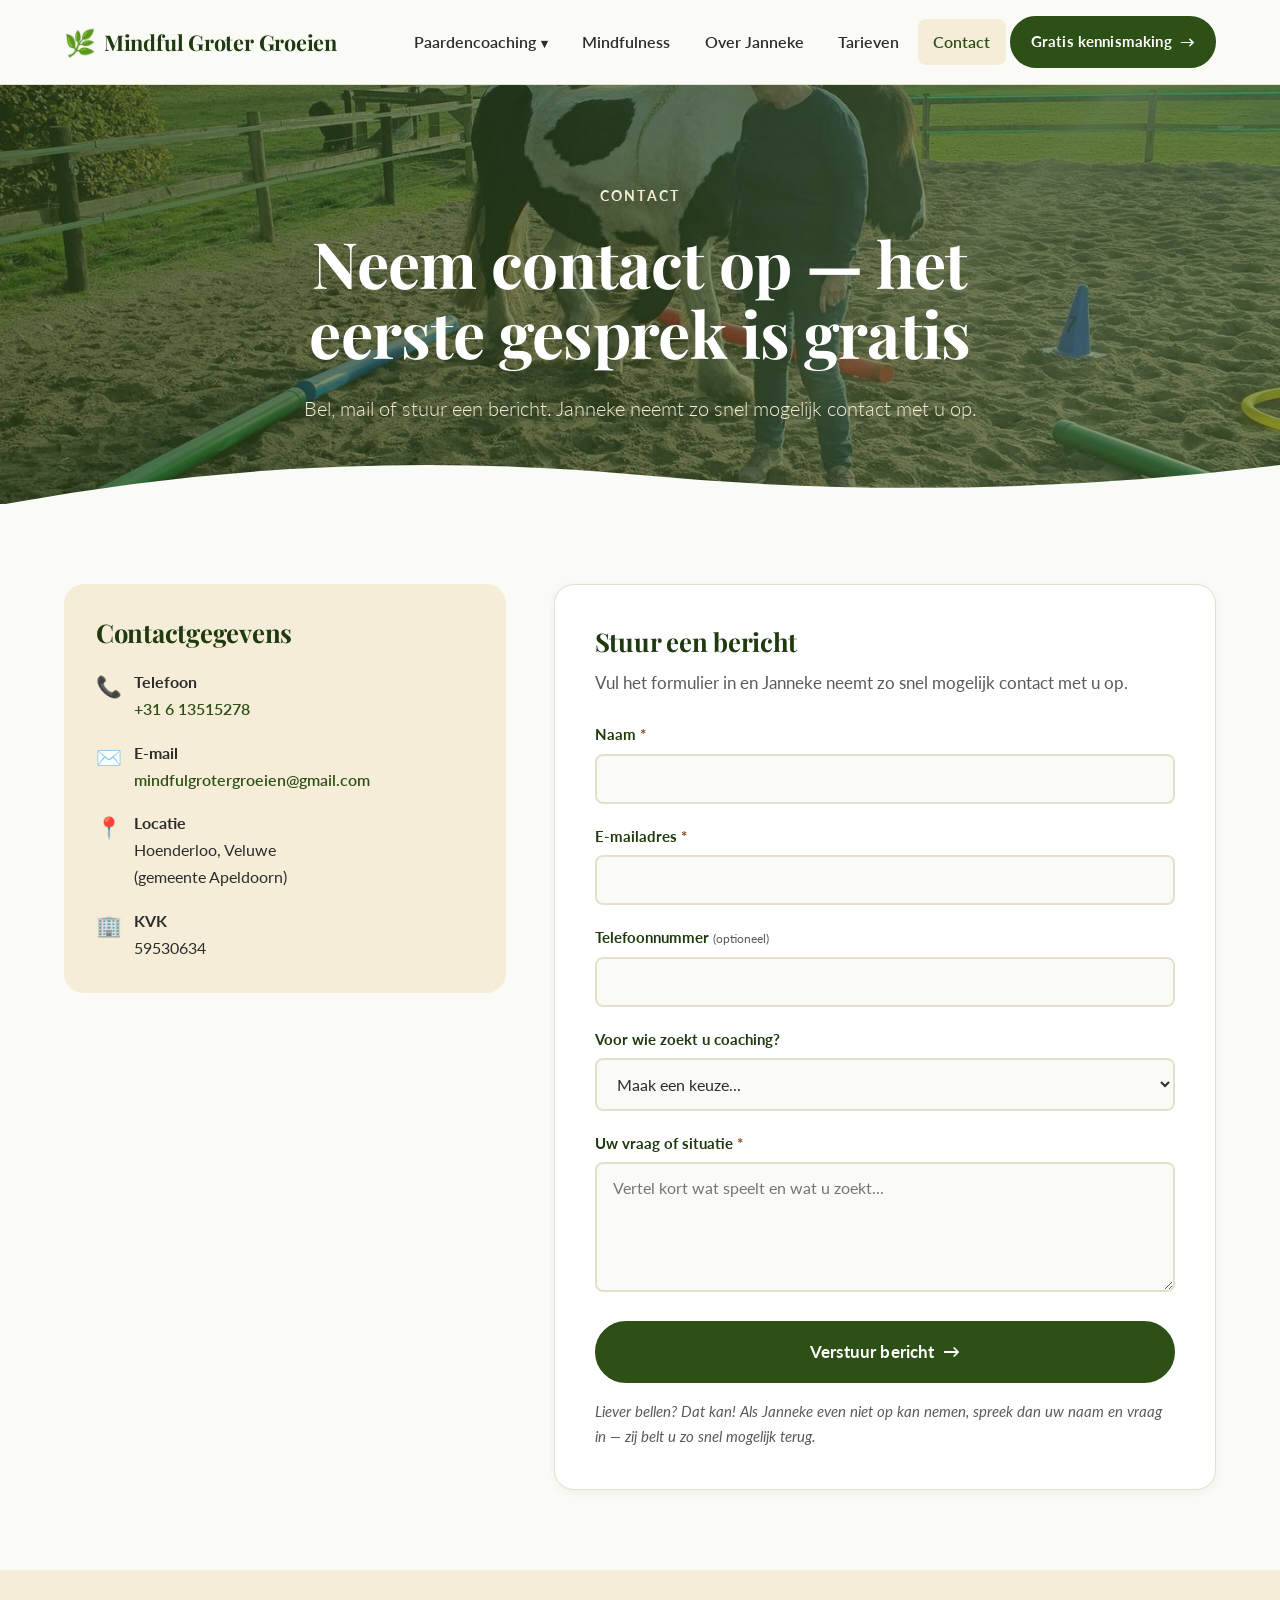
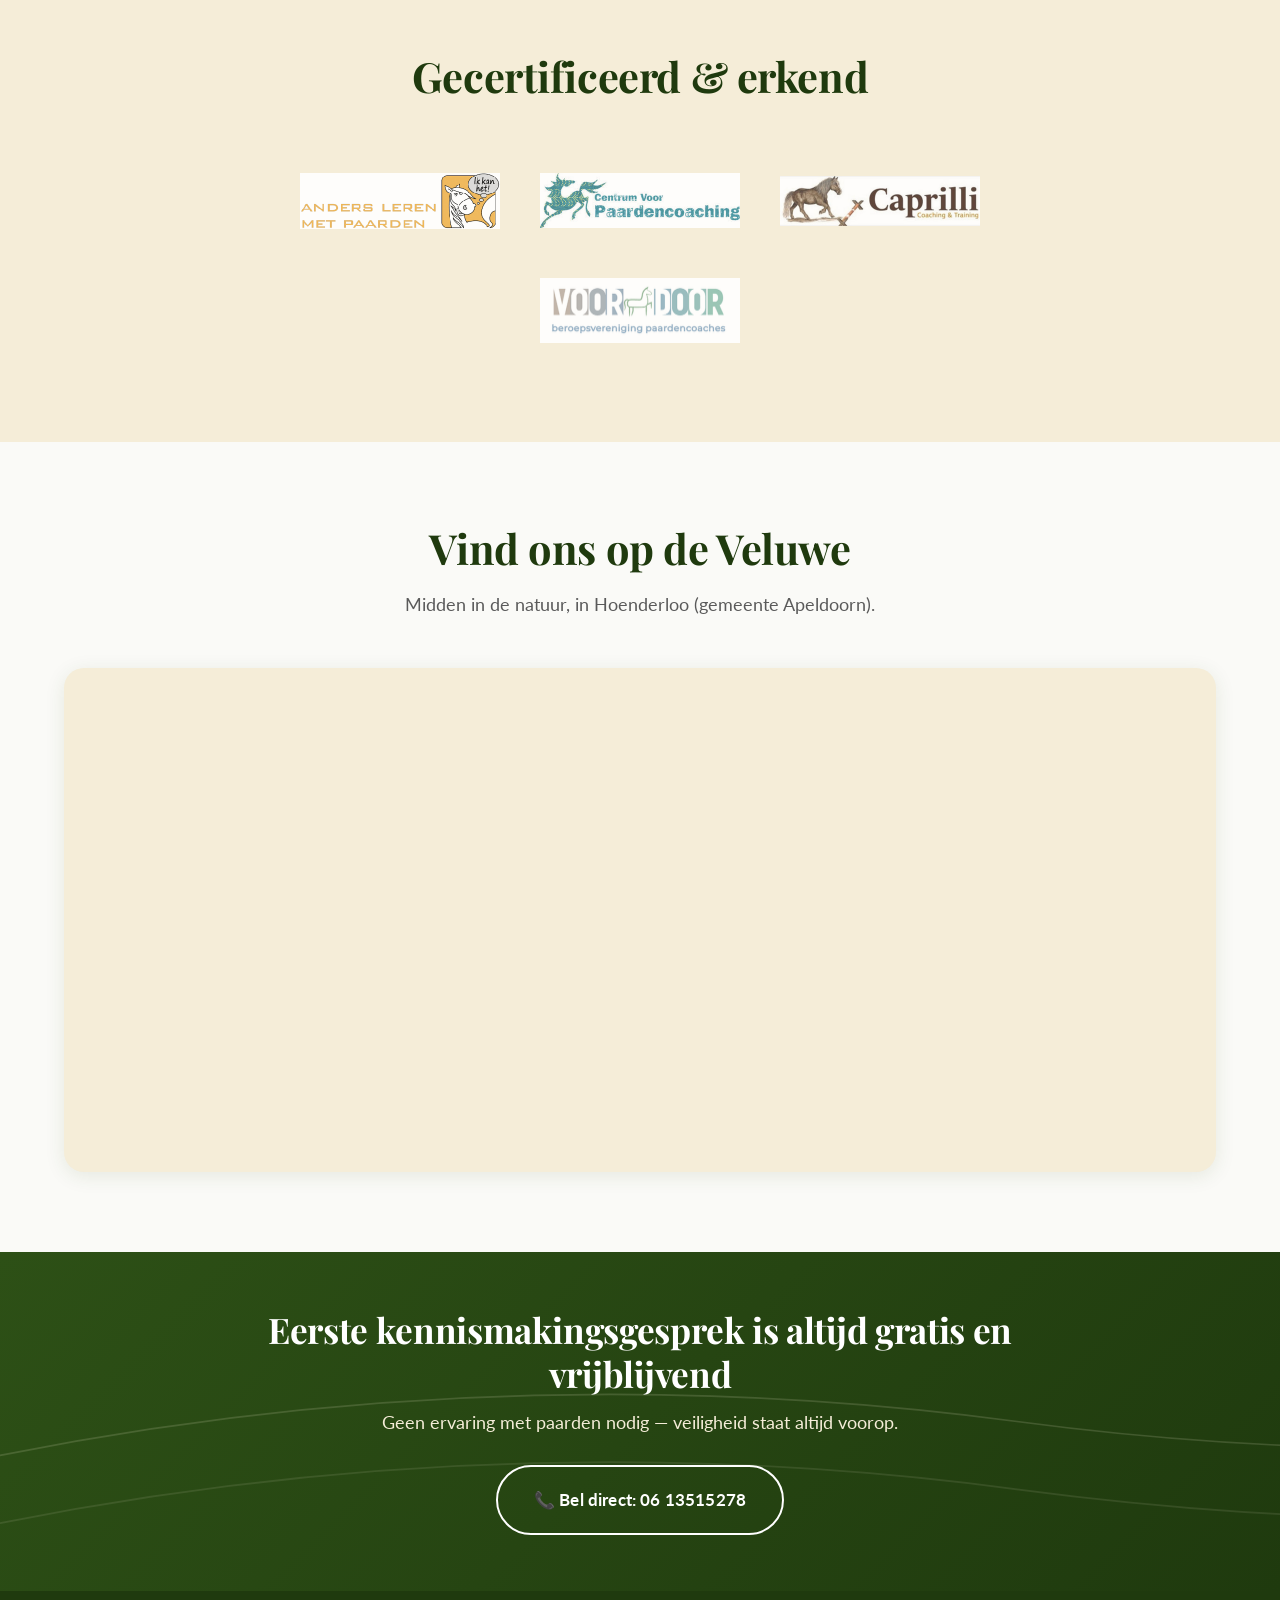
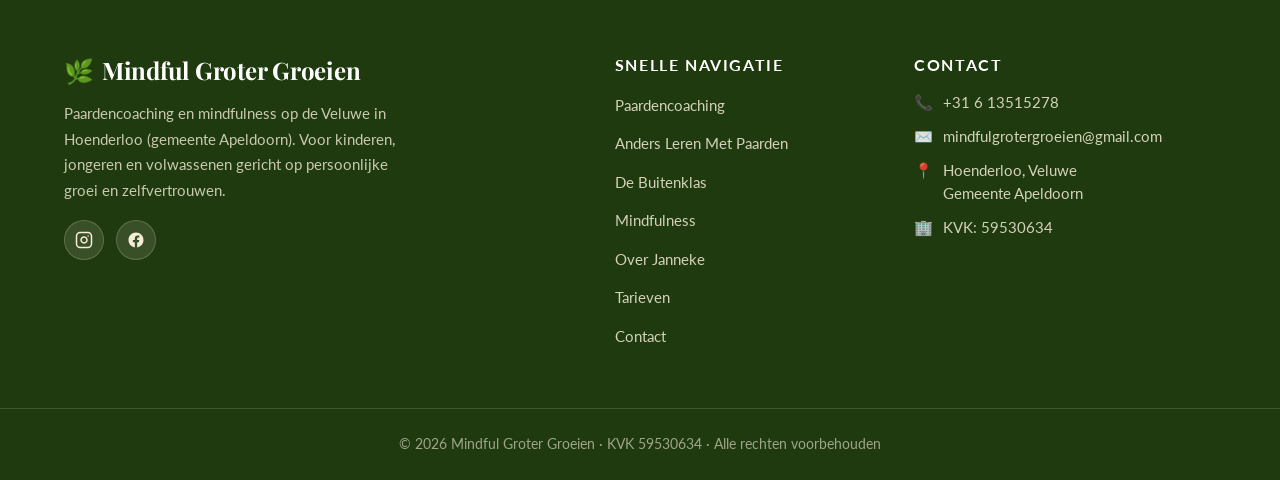
<file: contact.html>
<!DOCTYPE html>
<html lang="nl-NL">
<head>
  <meta charset="UTF-8">
  <meta name="viewport" content="width=device-width, initial-scale=1.0">
  <meta name="description" content="Neem contact op met Janneke Nieboer voor paardencoaching of mindfulness. Gratis eerste kennismakingsgesprek.">
  <meta name="keywords" content="contact, Janneke Nieboer, paardencoaching, mindfulness, Veluwe, Hoenderloo, Apeldoorn">
  <title>Contact | Mindful Groter Groeien</title>
  <link rel="canonical" href="https://mindfulgrotergroeien.nl/contact">
  <link rel="preconnect" href="https://fonts.googleapis.com">
  <link rel="preconnect" href="https://fonts.gstatic.com" crossorigin>
  <link href="https://fonts.googleapis.com/css2?family=Lato:wght@300;400;700;900&family=Playfair+Display:ital,wght@0,400;0,700;0,900;1,400;1,700&display=swap" rel="stylesheet">
  <link rel="stylesheet" href="style.css">
  <style>
    .hero-pattern { --hero-image: url("images/paardencoaching-hero.jpg"); }
  </style>
</head>
<body>

  <header class="site-header">
    <nav class="nav" aria-label="Hoofdnavigatie">
      <a href="index.html" class="nav-logo">
        <span class="nav-logo-icon" aria-hidden="true">🌿</span>
        <span>Mindful Groter Groeien</span>
      </a>
      <button class="nav-toggle" aria-label="Menu openen" aria-expanded="false" aria-controls="nav-menu">
        <span></span><span></span><span></span>
      </button>
      <ul class="nav-menu" id="nav-menu">
        <li class="nav-dropdown">
          <a href="paardencoaching.html" class="nav-link nav-dropdown-toggle" aria-haspopup="true">Paardencoaching</a>
          <ul class="nav-dropdown-menu">
            <li><a href="almp.html" class="nav-link">Anders Leren Met Paarden</a></li>
            <li><a href="buitenklas.html" class="nav-link">De Buitenklas</a></li>
          </ul>
        </li>
        <li><a href="mindfulness.html" class="nav-link">Mindfulness</a></li>
        <li><a href="over-janneke.html" class="nav-link">Over Janneke</a></li>
        <li><a href="tarieven.html" class="nav-link">Tarieven</a></li>
        <li><a href="contact.html" class="nav-link">Contact</a></li>
        <li class="nav-cta"><a href="contact.html" class="btn btn-primary btn-arrow">Gratis kennismaking</a></li>
      </ul>
    </nav>
  </header>

  <main>

    <section class="hero hero-pattern">
      <div class="hero-content">
        <span class="hero-eyebrow">Contact</span>
        <h1>Neem contact op — het eerste gesprek is gratis</h1>
        <p class="hero-subtitle">
          Bel, mail of stuur een bericht. Janneke neemt zo snel mogelijk contact met u op.
        </p>
      </div>
      <div class="hero-curve" aria-hidden="true">
        <svg viewBox="0 0 1200 60" preserveAspectRatio="none">
          <path d="M0 60 Q300 0 600 30 T1200 20 L1200 60 Z" fill="#FAFAF7"/>
        </svg>
      </div>
    </section>

    <!-- Contact form + info -->
    <section class="section section-bg-white">
      <div class="container">
        <div class="contact-grid">

          <aside class="contact-info-block fade-in">
            <h3>Contactgegevens</h3>
            <div class="contact-info-item">
              <span class="contact-info-item-icon" aria-hidden="true">📞</span>
              <div>
                <strong>Telefoon</strong><br>
                <a href="tel:+31613515278">+31 6 13515278</a>
              </div>
            </div>
            <div class="contact-info-item">
              <span class="contact-info-item-icon" aria-hidden="true">✉️</span>
              <div>
                <strong>E-mail</strong><br>
                <a href="mailto:mindfulgrotergroeien@gmail.com">mindfulgrotergroeien@gmail.com</a>
              </div>
            </div>
            <div class="contact-info-item">
              <span class="contact-info-item-icon" aria-hidden="true">📍</span>
              <div>
                <strong>Locatie</strong><br>
                Hoenderloo, Veluwe<br>
                (gemeente Apeldoorn)
              </div>
            </div>
            <div class="contact-info-item">
              <span class="contact-info-item-icon" aria-hidden="true">🏢</span>
              <div>
                <strong>KVK</strong><br>
                59530634
              </div>
            </div>
          </aside>

          <form class="contact-form fade-in" id="contact-form" novalidate>
            <h3>Stuur een bericht</h3>
            <p style="color: var(--color-text-soft); margin-bottom: 1.5rem;">Vul het formulier in en Janneke neemt zo snel mogelijk contact met u op.</p>

            <input type="text" name="_honey" tabindex="-1" autocomplete="off" aria-hidden="true" style="position:absolute; left:-9999px; width:1px; height:1px; opacity:0;">

            <div class="form-group">
              <label for="naam" class="form-label">Naam <span class="required" aria-hidden="true">*</span></label>
              <input type="text" id="naam" name="naam" class="form-input" required autocomplete="name" aria-required="true">
            </div>

            <div class="form-group">
              <label for="email" class="form-label">E-mailadres <span class="required" aria-hidden="true">*</span></label>
              <input type="email" id="email" name="email" class="form-input" required autocomplete="email" aria-required="true">
            </div>

            <div class="form-group">
              <label for="telefoon" class="form-label">Telefoonnummer <small style="font-weight: 400; color: var(--color-text-soft);">(optioneel)</small></label>
              <input type="tel" id="telefoon" name="telefoon" class="form-input" autocomplete="tel">
            </div>

            <div class="form-group">
              <label for="voor-wie" class="form-label">Voor wie zoekt u coaching?</label>
              <select id="voor-wie" name="voor-wie" class="form-select">
                <option value="">Maak een keuze...</option>
                <option value="Mijn kind (6-12)">Mijn kind (6-12 jaar)</option>
                <option value="Mijn kind / jongere (13-21)">Mijn kind / jongere (13-21 jaar)</option>
                <option value="Mezelf (volwassen)">Mezelf (volwassen, 22+)</option>
                <option value="Groep / team">Groep of team</option>
                <option value="Presentatie voor school">Presentatie voor school</option>
              </select>
            </div>

            <div class="form-group">
              <label for="bericht" class="form-label">Uw vraag of situatie <span class="required" aria-hidden="true">*</span></label>
              <textarea id="bericht" name="bericht" class="form-textarea" required aria-required="true" placeholder="Vertel kort wat speelt en wat u zoekt..."></textarea>
            </div>

            <button type="submit" class="btn btn-primary btn-large btn-arrow" style="width: 100%;">Verstuur bericht</button>

            <div id="form-status" class="form-status" role="status" aria-live="polite" hidden></div>

            <p class="form-note">
              Liever bellen? Dat kan! Als Janneke even niet op kan nemen, spreek dan uw naam en vraag in — zij belt u zo snel mogelijk terug.
            </p>
          </form>

        </div>
      </div>
    </section>

    <!-- Keurmerken -->
    <section class="section section-bg-cream">
      <div class="container container-narrow">
        <div class="section-intro fade-in">
          <h2>Gecertificeerd &amp; erkend</h2>
        </div>
        <div class="cert-logos fade-in">
          <img src="images/logos/almp.png" alt="Anders Leren Met Paarden" class="cert-logo" loading="lazy">
          <img src="images/logos/centrum-paardencoaching.png" alt="Centrum voor Paardencoaching" class="cert-logo" loading="lazy">
          <img src="images/logos/caprilli.png" alt="Caprilli Coaching & Training" class="cert-logo" loading="lazy">
          <img src="images/logos/voor-door.png" alt="Beroepsvereniging Paardencoaches VoorDoor" class="cert-logo" loading="lazy">
        </div>
      </div>
    </section>

    <!-- Map -->
    <section class="section section-bg-white">
      <div class="container">
        <div class="section-intro fade-in">
          <h2>Vind ons op de Veluwe</h2>
          <p>Midden in de natuur, in Hoenderloo (gemeente Apeldoorn).</p>
        </div>
        <div class="location-map fade-in" style="aspect-ratio: 16/7;">
          <iframe
            src="https://maps.google.com/maps?q=Mindful+Groter+Groeien+paardencoaching&ll=52.1187623,5.8984277&z=16&hl=nl&output=embed"
            loading="lazy"
            referrerpolicy="no-referrer-when-downgrade"
            title="Locatie Mindful Groter Groeien op de Veluwe"
            allowfullscreen></iframe>
        </div>
      </div>
    </section>

  </main>

  <section class="cta-banner">
    <div class="cta-banner-content">
      <h2>Eerste kennismakingsgesprek is altijd gratis en vrijblijvend</h2>
      <p>Geen ervaring met paarden nodig — veiligheid staat altijd voorop.</p>
      <a href="tel:+31613515278" class="btn btn-secondary btn-large">📞 Bel direct: 06 13515278</a>
    </div>
  </section>

  <footer class="site-footer">
    <div class="footer-grid">
      <div class="footer-brand">
        <h3><span aria-hidden="true">🌿</span> Mindful Groter Groeien</h3>
        <p>Paardencoaching en mindfulness op de Veluwe in Hoenderloo (gemeente Apeldoorn). Voor kinderen, jongeren en volwassenen gericht op persoonlijke groei en zelfvertrouwen.</p>
        <div class="social-row">
          <a href="https://www.instagram.com/mindfulgrotergroeien/" target="_blank" rel="noopener" class="social-icon" aria-label="Volg ons op Instagram">
            <svg viewBox="0 0 24 24" fill="none" stroke="currentColor" stroke-width="2" stroke-linecap="round" stroke-linejoin="round" aria-hidden="true">
              <rect x="2" y="2" width="20" height="20" rx="5" ry="5"></rect>
              <path d="M16 11.37A4 4 0 1 1 12.63 8 4 4 0 0 1 16 11.37z"></path>
              <line x1="17.5" y1="6.5" x2="17.51" y2="6.5"></line>
            </svg>
          </a>
          <a href="https://www.facebook.com/mindfulgrotergroeien/" target="_blank" rel="noopener" class="social-icon" aria-label="Volg ons op Facebook">
            <svg viewBox="0 0 24 24" fill="currentColor" aria-hidden="true">
              <path d="M22 12.07C22 6.5 17.52 2 12 2S2 6.5 2 12.07c0 5 3.66 9.13 8.44 9.93v-7.03H7.9v-2.9h2.54V9.84c0-2.51 1.49-3.89 3.78-3.89 1.09 0 2.24.19 2.24.19v2.47h-1.26c-1.24 0-1.63.77-1.63 1.56v1.88h2.78l-.45 2.9h-2.33V22c4.78-.8 8.44-4.93 8.44-9.93z"/>
            </svg>
          </a>
        </div>
      </div>
      <div class="footer-col">
        <h4>Snelle navigatie</h4>
        <ul class="footer-links">
          <li><a href="paardencoaching.html">Paardencoaching</a></li>
          <li><a href="almp.html">Anders Leren Met Paarden</a></li>
          <li><a href="buitenklas.html">De Buitenklas</a></li>
          <li><a href="mindfulness.html">Mindfulness</a></li>
          <li><a href="over-janneke.html">Over Janneke</a></li>
          <li><a href="tarieven.html">Tarieven</a></li>
          <li><a href="contact.html">Contact</a></li>
        </ul>
      </div>
      <div class="footer-col">
        <h4>Contact</h4>
        <div class="footer-contact-item"><span aria-hidden="true">📞</span><a href="tel:+31613515278">+31 6 13515278</a></div>
        <div class="footer-contact-item"><span aria-hidden="true">✉️</span><a href="mailto:mindfulgrotergroeien@gmail.com">mindfulgrotergroeien@gmail.com</a></div>
        <div class="footer-contact-item"><span aria-hidden="true">📍</span><span>Hoenderloo, Veluwe<br>Gemeente Apeldoorn</span></div>
        <div class="footer-contact-item"><span aria-hidden="true">🏢</span><span>KVK: 59530634</span></div>
      </div>
    </div>
    <div class="footer-bottom">
      © 2026 Mindful Groter Groeien · KVK 59530634 · Alle rechten voorbehouden
    </div>
  </footer>

  <script src="scripts.js"></script>
</body>
</html>
</file>
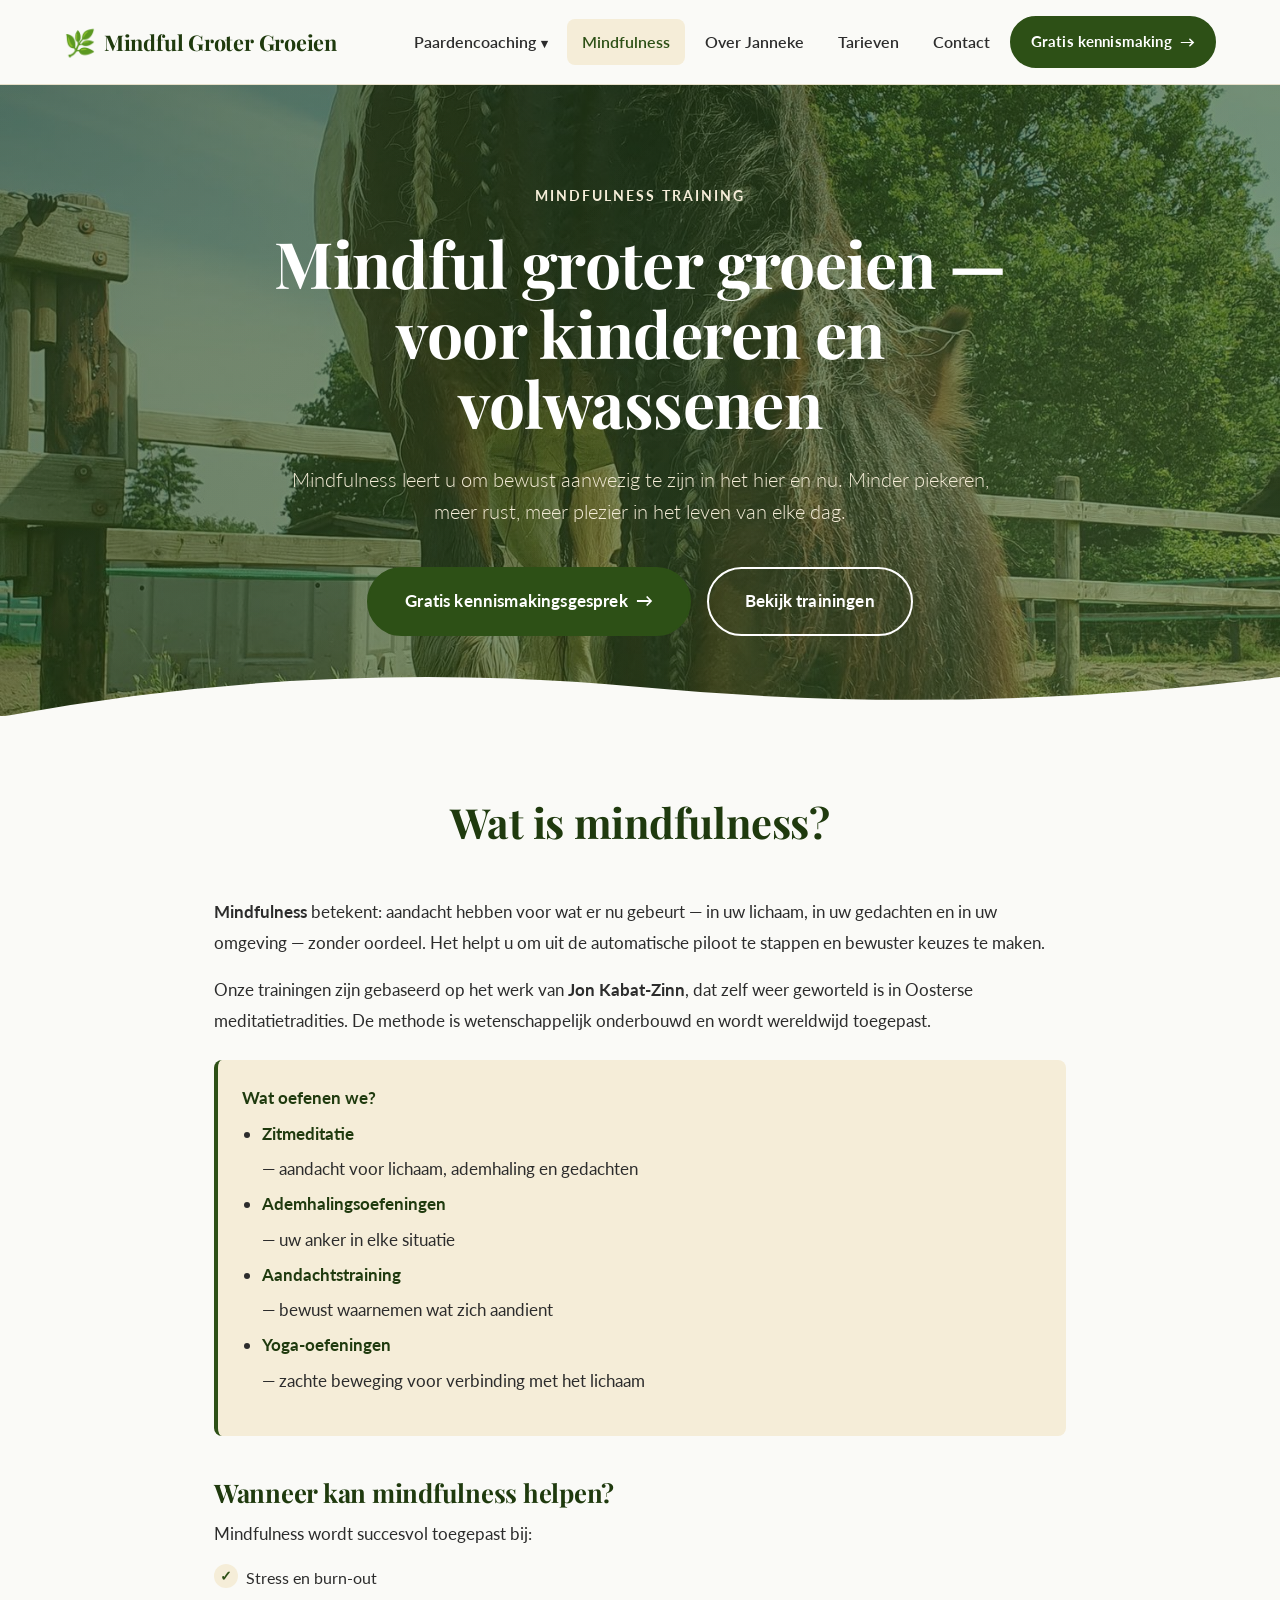
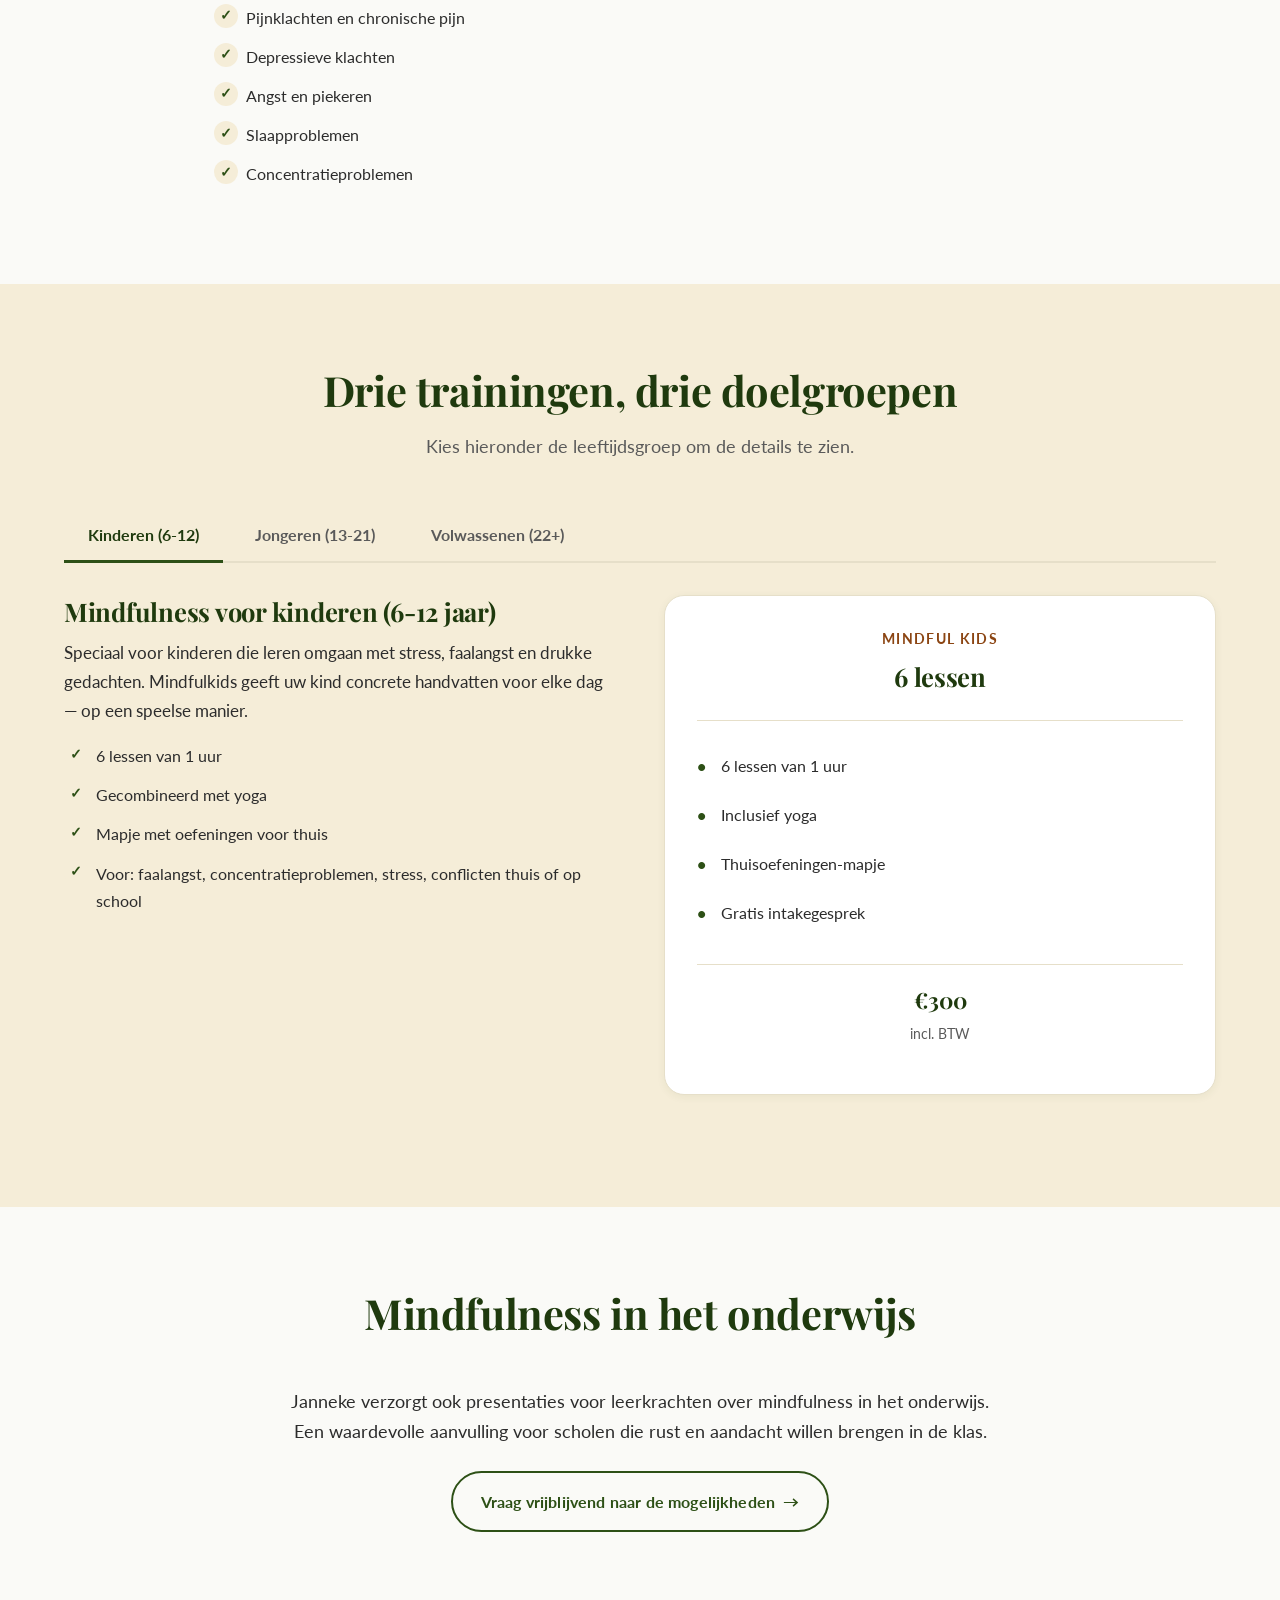
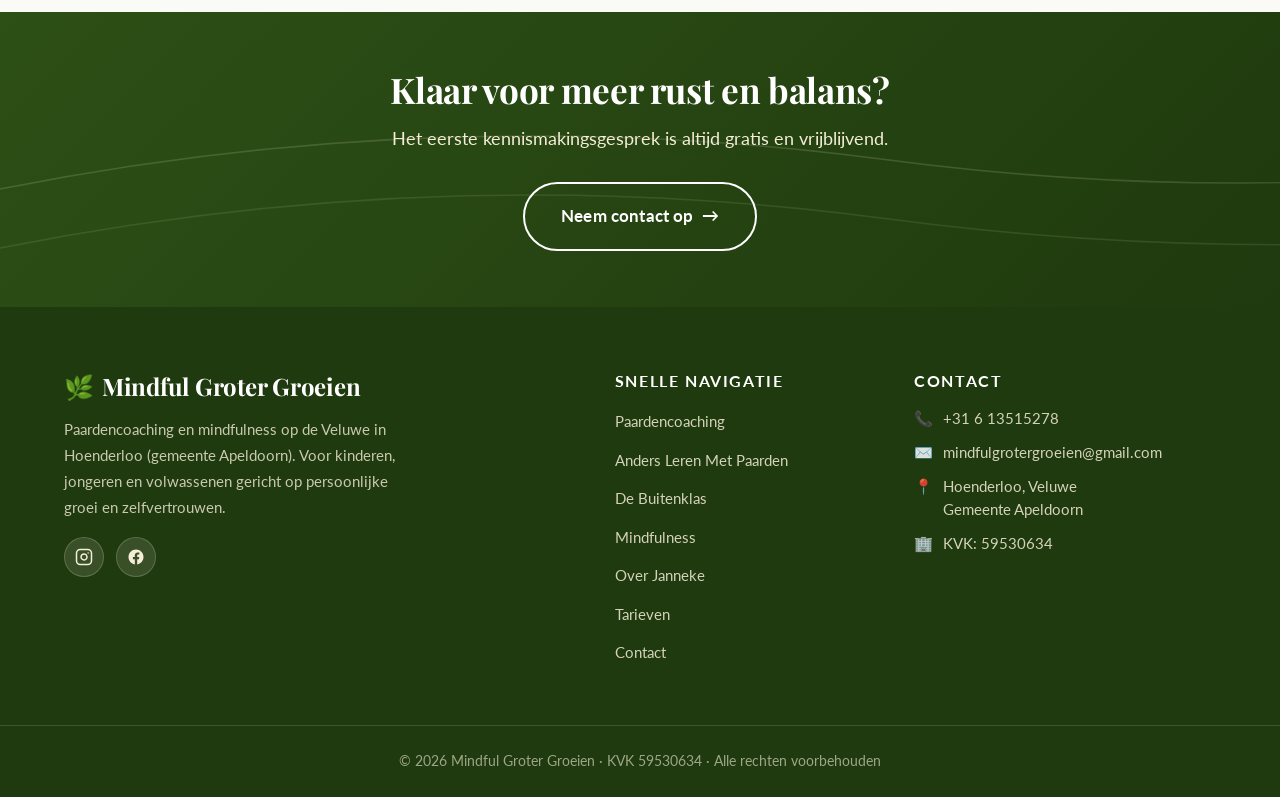
<file: mindfulness.html>
<!DOCTYPE html>
<html lang="nl-NL">
<head>
  <meta charset="UTF-8">
  <meta name="viewport" content="width=device-width, initial-scale=1.0">
  <meta name="description" content="Mindfulness trainingen voor kinderen, jongeren en volwassenen. Individueel en in kleine groepen. Veluwe, Apeldoorn.">
  <meta name="keywords" content="mindfulness, mindfulkids, kinderen, jongeren, volwassenen, Veluwe, Apeldoorn, Hoenderloo">
  <title>Mindfulness | Mindful Groter Groeien</title>
  <link rel="canonical" href="https://mindfulgrotergroeien.nl/mindfulness">
  <link rel="preconnect" href="https://fonts.googleapis.com">
  <link rel="preconnect" href="https://fonts.gstatic.com" crossorigin>
  <link href="https://fonts.googleapis.com/css2?family=Lato:wght@300;400;700;900&family=Playfair+Display:ital,wght@0,400;0,700;0,900;1,400;1,700&display=swap" rel="stylesheet">
  <link rel="stylesheet" href="style.css">
  <style>
    .hero-pattern { --hero-image: url("images/caressa-wei.jpg"); }
  </style>
</head>
<body>

  <header class="site-header">
    <nav class="nav" aria-label="Hoofdnavigatie">
      <a href="index.html" class="nav-logo">
        <span class="nav-logo-icon" aria-hidden="true">🌿</span>
        <span>Mindful Groter Groeien</span>
      </a>
      <button class="nav-toggle" aria-label="Menu openen" aria-expanded="false" aria-controls="nav-menu">
        <span></span><span></span><span></span>
      </button>
      <ul class="nav-menu" id="nav-menu">
        <li class="nav-dropdown">
          <a href="paardencoaching.html" class="nav-link nav-dropdown-toggle" aria-haspopup="true">Paardencoaching</a>
          <ul class="nav-dropdown-menu">
            <li><a href="almp.html" class="nav-link">Anders Leren Met Paarden</a></li>
            <li><a href="buitenklas.html" class="nav-link">De Buitenklas</a></li>
          </ul>
        </li>
        <li><a href="mindfulness.html" class="nav-link">Mindfulness</a></li>
        <li><a href="over-janneke.html" class="nav-link">Over Janneke</a></li>
        <li><a href="tarieven.html" class="nav-link">Tarieven</a></li>
        <li><a href="contact.html" class="nav-link">Contact</a></li>
        <li class="nav-cta"><a href="contact.html" class="btn btn-primary btn-arrow">Gratis kennismaking</a></li>
      </ul>
    </nav>
  </header>

  <main>

    <section class="hero hero-pattern">
      <div class="hero-content">
        <span class="hero-eyebrow">Mindfulness training</span>
        <h1>Mindful groter groeien — voor kinderen en volwassenen</h1>
        <p class="hero-subtitle">
          Mindfulness leert u om bewust aanwezig te zijn in het hier en nu. Minder piekeren, meer rust, meer plezier in het leven van elke dag.
        </p>
        <div class="hero-ctas">
          <a href="contact.html" class="btn btn-primary btn-large btn-arrow">Gratis kennismakingsgesprek</a>
          <a href="#trainingen" class="btn btn-secondary btn-large">Bekijk trainingen</a>
        </div>
      </div>
      <div class="hero-curve" aria-hidden="true">
        <svg viewBox="0 0 1200 60" preserveAspectRatio="none">
          <path d="M0 60 Q300 0 600 30 T1200 20 L1200 60 Z" fill="#FAFAF7"/>
        </svg>
      </div>
    </section>

    <section class="section section-bg-white">
      <div class="container container-narrow">
        <div class="section-intro fade-in">
          <h2>Wat is mindfulness?</h2>
        </div>

        <div class="fade-in">
          <p style="font-size: 1.08rem; line-height: 1.8;"><strong>Mindfulness</strong> betekent: aandacht hebben voor wat er nu gebeurt — in uw lichaam, in uw gedachten en in uw omgeving — zonder oordeel. Het helpt u om uit de automatische piloot te stappen en bewuster keuzes te maken.</p>
          <p style="font-size: 1.08rem; line-height: 1.8;">Onze trainingen zijn gebaseerd op het werk van <strong>Jon Kabat-Zinn</strong>, dat zelf weer geworteld is in Oosterse meditatietradities. De methode is wetenschappelijk onderbouwd en wordt wereldwijd toegepast.</p>
        </div>

        <div class="feature-box fade-in">
          <strong>Wat oefenen we?</strong>
          <ul>
            <li><strong>Zitmeditatie</strong> — aandacht voor lichaam, ademhaling en gedachten</li>
            <li><strong>Ademhalingsoefeningen</strong> — uw anker in elke situatie</li>
            <li><strong>Aandachtstraining</strong> — bewust waarnemen wat zich aandient</li>
            <li><strong>Yoga-oefeningen</strong> — zachte beweging voor verbinding met het lichaam</li>
          </ul>
        </div>

        <div class="fade-in">
          <h3 style="margin-top: 2.5rem;">Wanneer kan mindfulness helpen?</h3>
          <p>Mindfulness wordt succesvol toegepast bij:</p>
          <ul class="check-list">
            <li>Stress en burn-out</li>
            <li>Pijnklachten en chronische pijn</li>
            <li>Depressieve klachten</li>
            <li>Angst en piekeren</li>
            <li>Slaapproblemen</li>
            <li>Concentratieproblemen</li>
          </ul>
        </div>
      </div>
    </section>

    <section class="section section-bg-cream" id="trainingen">
      <div class="container">
        <div class="section-intro fade-in">
          <h2>Drie trainingen, drie doelgroepen</h2>
          <p>Kies hieronder de leeftijdsgroep om de details te zien.</p>
        </div>

        <div class="tabs fade-in" data-tabs>
          <div class="tabs-nav" role="tablist">
            <button class="tab-btn active" data-tab="kinderen" role="tab" aria-selected="true">Kinderen (6-12)</button>
            <button class="tab-btn" data-tab="jongeren" role="tab" aria-selected="false">Jongeren (13-21)</button>
            <button class="tab-btn" data-tab="volwassenen" role="tab" aria-selected="false">Volwassenen (22+)</button>
          </div>

          <div class="tab-panel active" data-panel="kinderen" role="tabpanel">
            <div class="two-col">
              <div>
                <h3>Mindfulness voor kinderen (6-12 jaar)</h3>
                <p>Speciaal voor kinderen die leren omgaan met stress, faalangst en drukke gedachten. Mindfulkids geeft uw kind concrete handvatten voor elke dag — op een speelse manier.</p>
                <ul class="check-list">
                  <li>6 lessen van 1 uur</li>
                  <li>Gecombineerd met yoga</li>
                  <li>Mapje met oefeningen voor thuis</li>
                  <li>Voor: faalangst, concentratieproblemen, stress, conflicten thuis of op school</li>
                </ul>
              </div>
              <div class="pricing-card">
                <div class="pricing-card-header">
                  <span class="pricing-card-eyebrow">Mindful Kids</span>
                  <h3>6 lessen</h3>
                </div>
                <ul class="pricing-features">
                  <li>6 lessen van 1 uur</li>
                  <li>Inclusief yoga</li>
                  <li>Thuisoefeningen-mapje</li>
                  <li>Gratis intakegesprek</li>
                </ul>
                <div class="price">
                  €300
                  <small>incl. BTW</small>
                </div>
              </div>
            </div>
          </div>

          <div class="tab-panel" data-panel="jongeren" role="tabpanel">
            <div class="two-col">
              <div>
                <h3>Mindfulness voor jongeren (13-21 jaar)</h3>
                <p>Voor tieners en jongvolwassenen die meer rust willen ervaren — bij examenstress, faalangst, slaapproblemen of vragen rond identiteit en zelfbeeld.</p>
                <ul class="check-list">
                  <li>8 lessen van 1 uur</li>
                  <li>Gecombineerd met yoga</li>
                  <li>Mapje met oefeningen voor thuis</li>
                  <li>Voor: stress, faalangst, slaapproblemen, identiteit</li>
                </ul>
              </div>
              <div class="pricing-card">
                <div class="pricing-card-header">
                  <span class="pricing-card-eyebrow">Jongeren</span>
                  <h3>8 lessen</h3>
                </div>
                <ul class="pricing-features">
                  <li>8 lessen van 1 uur</li>
                  <li>Inclusief yoga</li>
                  <li>Thuisoefeningen-mapje</li>
                  <li>Gratis intakegesprek</li>
                </ul>
                <div class="price">
                  €450
                </div>
              </div>
            </div>
          </div>

          <div class="tab-panel" data-panel="volwassenen" role="tabpanel">
            <div class="two-col">
              <div>
                <h3>Mindfulness voor volwassenen (22+)</h3>
                <p>De klassieke 8-weekse mindfulness training voor volwassenen die uit de automatische piloot willen stappen en weer regie willen ervaren over hun dag.</p>
                <ul class="check-list">
                  <li>8 lessen van 1,5 uur</li>
                  <li>Gecombineerd met yoga</li>
                  <li>Mapje met oefeningen voor thuis</li>
                  <li>Voor: stress, burn-out, leven in de automatische piloot</li>
                </ul>
              </div>
              <div class="pricing-card">
                <div class="pricing-card-header">
                  <span class="pricing-card-eyebrow">Volwassenen</span>
                  <h3>8 lessen</h3>
                </div>
                <ul class="pricing-features">
                  <li>8 lessen van 1,5 uur</li>
                  <li>Inclusief yoga</li>
                  <li>Thuisoefeningen-mapje</li>
                  <li>Gratis intakegesprek</li>
                </ul>
                <div class="price">
                  €500
                  <small>incl. BTW</small>
                </div>
              </div>
            </div>
          </div>
        </div>
      </div>
    </section>

    <section class="section section-bg-white">
      <div class="container container-narrow">
        <div class="section-intro fade-in">
          <h2>Mindfulness in het onderwijs</h2>
        </div>
        <div class="fade-in" style="text-align: center;">
          <p style="font-size: 1.1rem; max-width: 720px; margin: 0 auto 1.5rem;">
            Janneke verzorgt ook presentaties voor leerkrachten over mindfulness in het onderwijs. Een waardevolle aanvulling voor scholen die rust en aandacht willen brengen in de klas.
          </p>
          <a href="contact.html" class="btn btn-outline btn-arrow">Vraag vrijblijvend naar de mogelijkheden</a>
        </div>
      </div>
    </section>

  </main>

  <section class="cta-banner">
    <div class="cta-banner-content">
      <h2>Klaar voor meer rust en balans?</h2>
      <p>Het eerste kennismakingsgesprek is altijd gratis en vrijblijvend.</p>
      <a href="contact.html" class="btn btn-secondary btn-large btn-arrow">Neem contact op</a>
    </div>
  </section>

  <footer class="site-footer">
    <div class="footer-grid">
      <div class="footer-brand">
        <h3><span aria-hidden="true">🌿</span> Mindful Groter Groeien</h3>
        <p>Paardencoaching en mindfulness op de Veluwe in Hoenderloo (gemeente Apeldoorn). Voor kinderen, jongeren en volwassenen gericht op persoonlijke groei en zelfvertrouwen.</p>
        <div class="social-row">
          <a href="https://www.instagram.com/mindfulgrotergroeien/" target="_blank" rel="noopener" class="social-icon" aria-label="Volg ons op Instagram">
            <svg viewBox="0 0 24 24" fill="none" stroke="currentColor" stroke-width="2" stroke-linecap="round" stroke-linejoin="round" aria-hidden="true">
              <rect x="2" y="2" width="20" height="20" rx="5" ry="5"></rect>
              <path d="M16 11.37A4 4 0 1 1 12.63 8 4 4 0 0 1 16 11.37z"></path>
              <line x1="17.5" y1="6.5" x2="17.51" y2="6.5"></line>
            </svg>
          </a>
          <a href="https://www.facebook.com/mindfulgrotergroeien/" target="_blank" rel="noopener" class="social-icon" aria-label="Volg ons op Facebook">
            <svg viewBox="0 0 24 24" fill="currentColor" aria-hidden="true">
              <path d="M22 12.07C22 6.5 17.52 2 12 2S2 6.5 2 12.07c0 5 3.66 9.13 8.44 9.93v-7.03H7.9v-2.9h2.54V9.84c0-2.51 1.49-3.89 3.78-3.89 1.09 0 2.24.19 2.24.19v2.47h-1.26c-1.24 0-1.63.77-1.63 1.56v1.88h2.78l-.45 2.9h-2.33V22c4.78-.8 8.44-4.93 8.44-9.93z"/>
            </svg>
          </a>
        </div>
      </div>
      <div class="footer-col">
        <h4>Snelle navigatie</h4>
        <ul class="footer-links">
          <li><a href="paardencoaching.html">Paardencoaching</a></li>
          <li><a href="almp.html">Anders Leren Met Paarden</a></li>
          <li><a href="buitenklas.html">De Buitenklas</a></li>
          <li><a href="mindfulness.html">Mindfulness</a></li>
          <li><a href="over-janneke.html">Over Janneke</a></li>
          <li><a href="tarieven.html">Tarieven</a></li>
          <li><a href="contact.html">Contact</a></li>
        </ul>
      </div>
      <div class="footer-col">
        <h4>Contact</h4>
        <div class="footer-contact-item"><span aria-hidden="true">📞</span><a href="tel:+31613515278">+31 6 13515278</a></div>
        <div class="footer-contact-item"><span aria-hidden="true">✉️</span><a href="mailto:mindfulgrotergroeien@gmail.com">mindfulgrotergroeien@gmail.com</a></div>
        <div class="footer-contact-item"><span aria-hidden="true">📍</span><span>Hoenderloo, Veluwe<br>Gemeente Apeldoorn</span></div>
        <div class="footer-contact-item"><span aria-hidden="true">🏢</span><span>KVK: 59530634</span></div>
      </div>
    </div>
    <div class="footer-bottom">
      © 2026 Mindful Groter Groeien · KVK 59530634 · Alle rechten voorbehouden
    </div>
  </footer>

  <script src="scripts.js"></script>
</body>
</html>
</file>
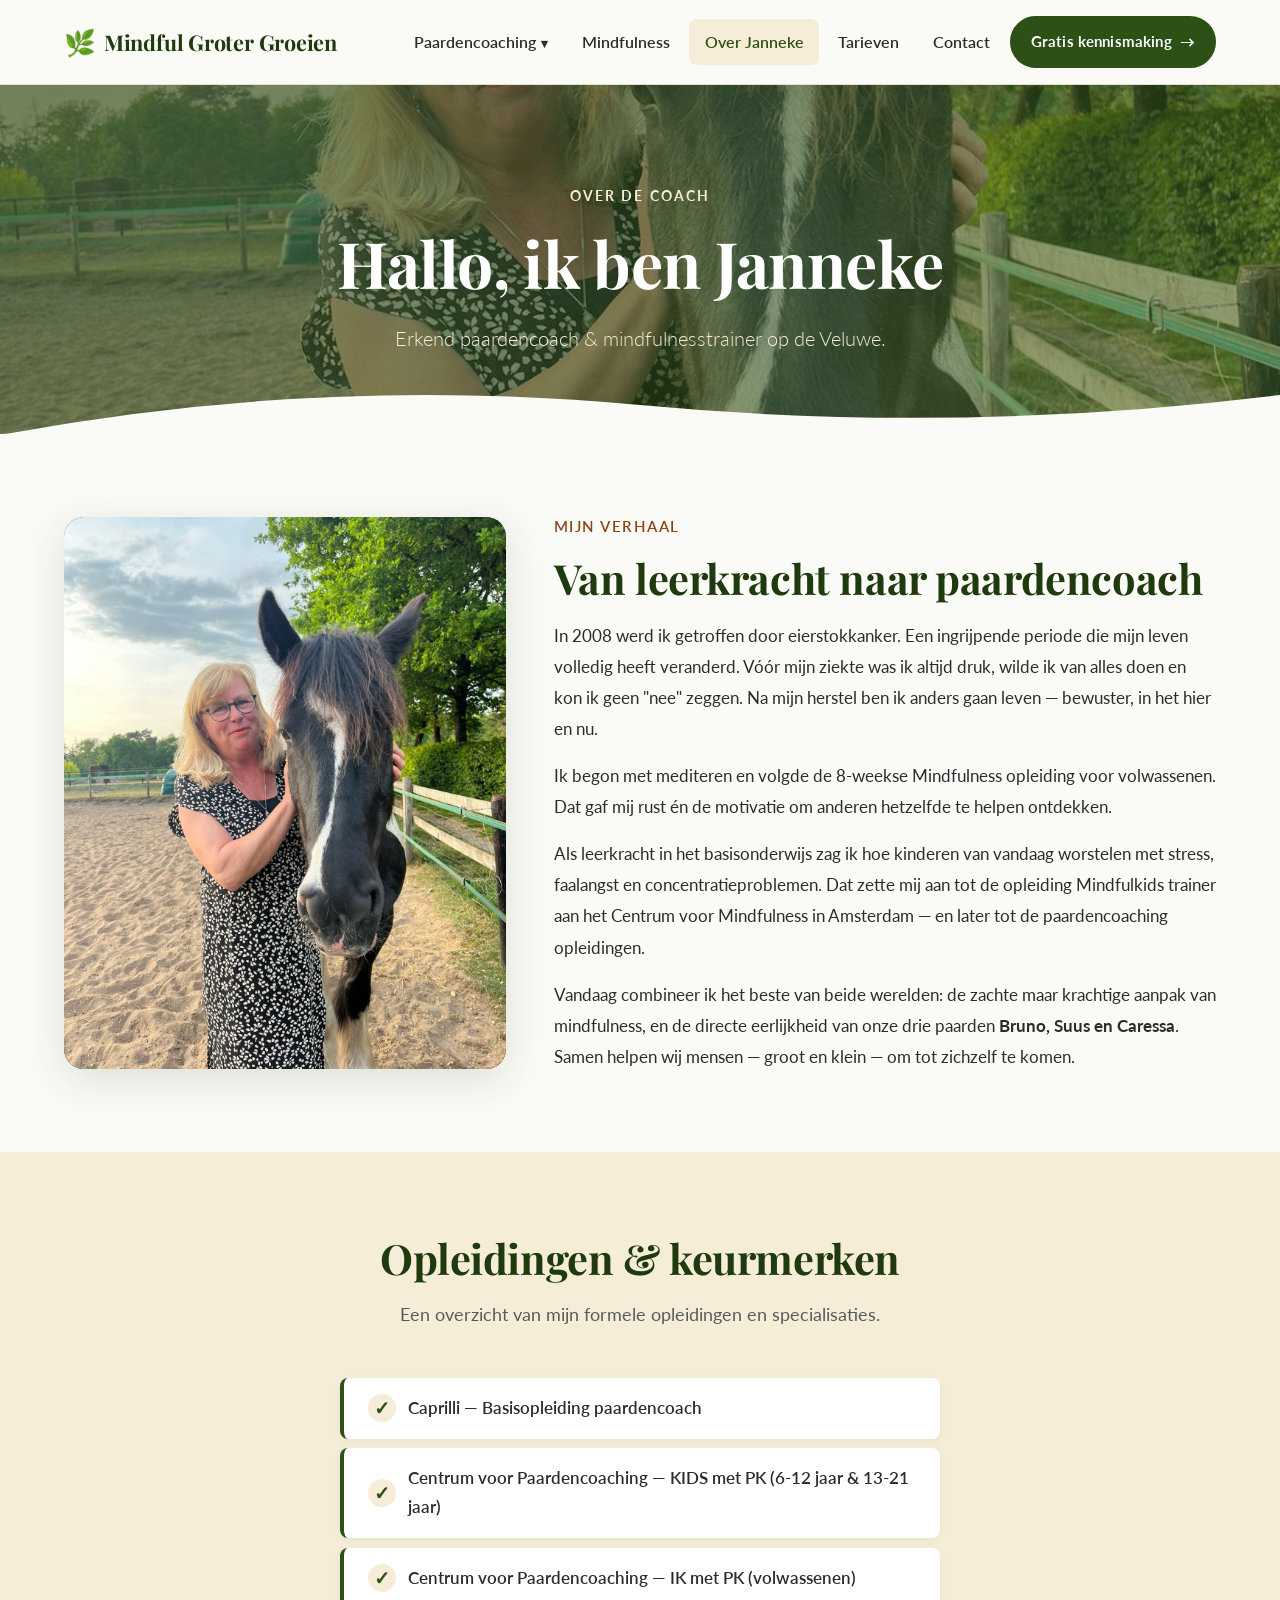
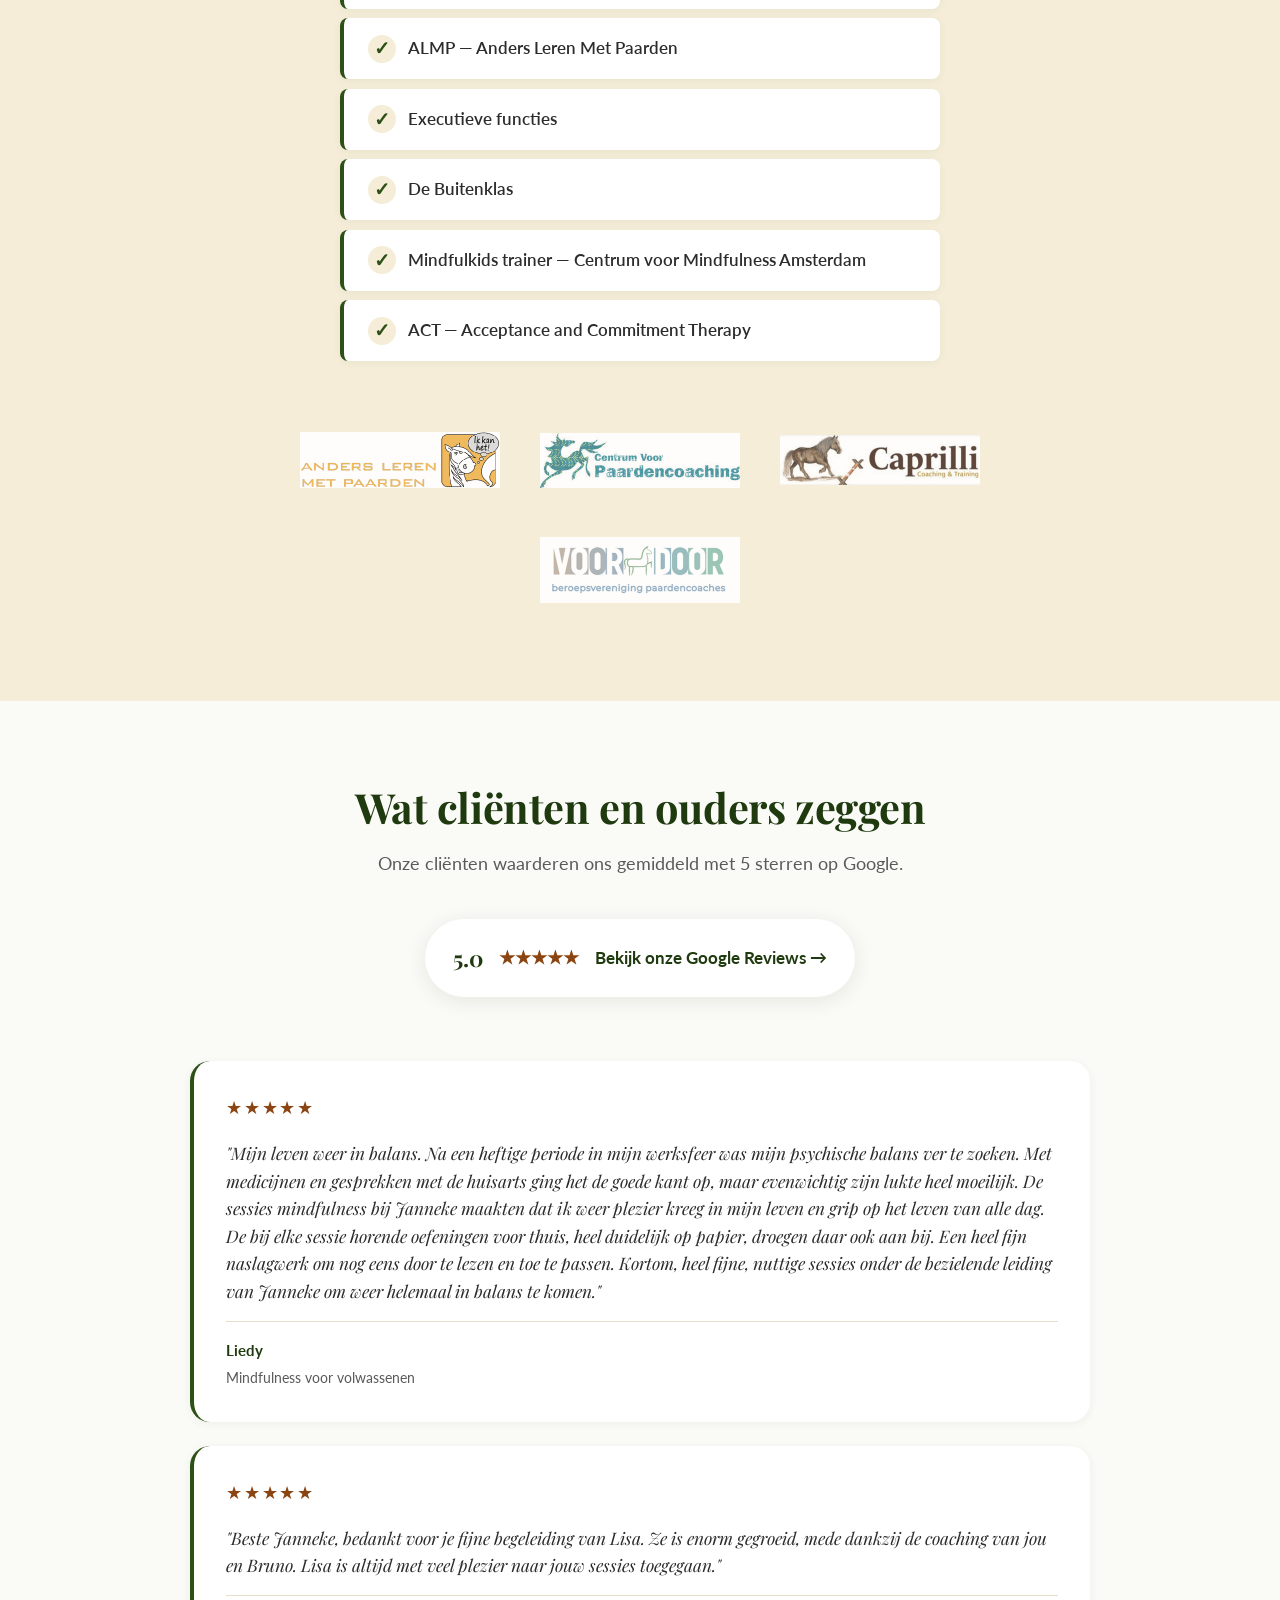
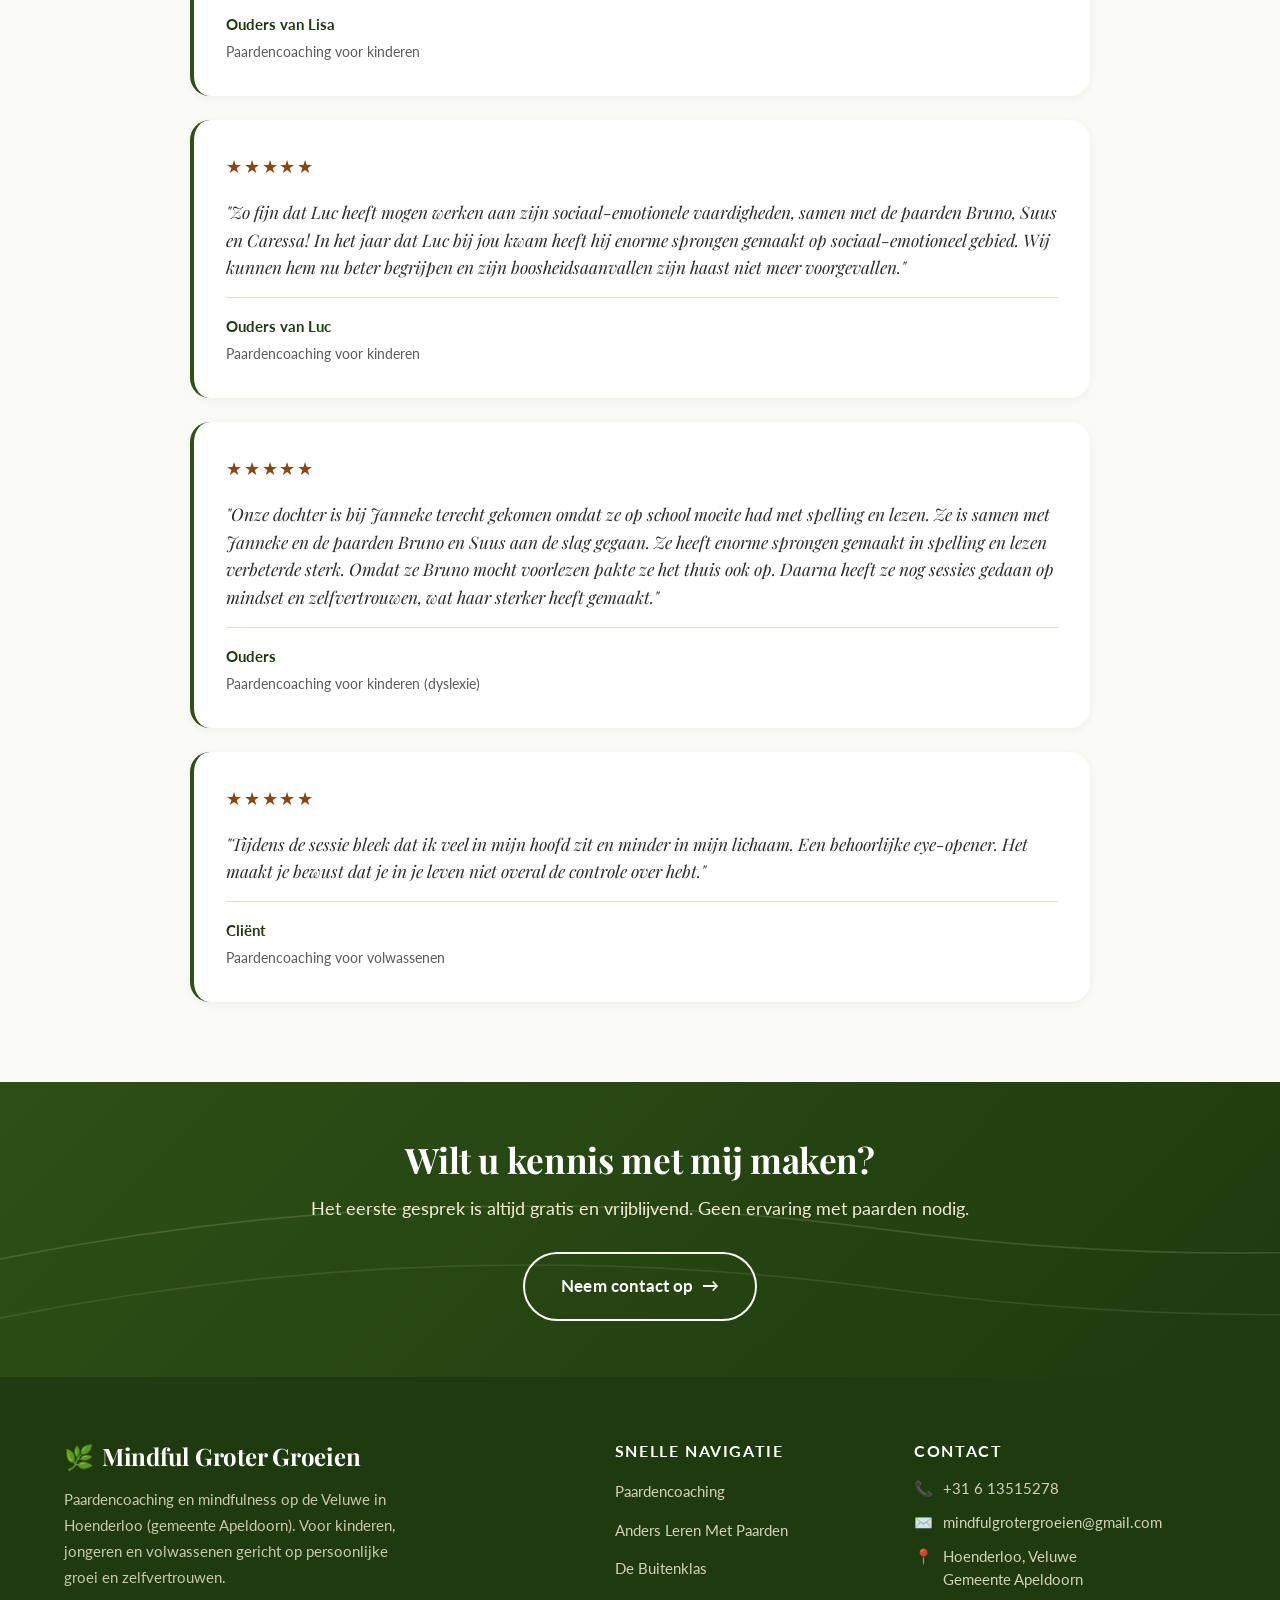
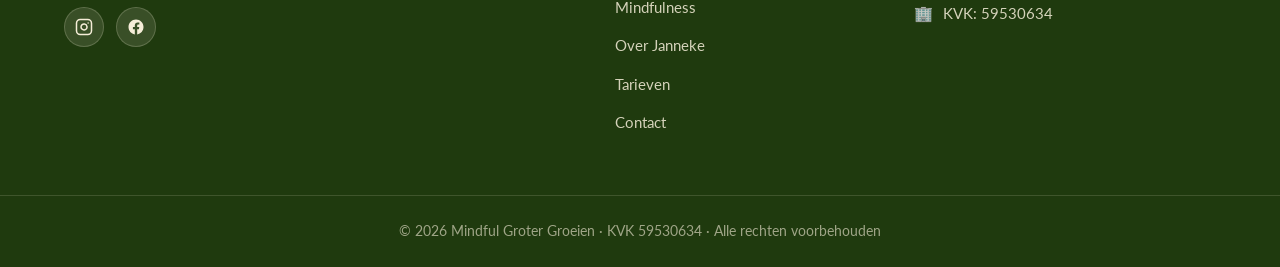
<file: over-janneke.html>
<!DOCTYPE html>
<html lang="nl-NL">
<head>
  <meta charset="UTF-8">
  <meta name="viewport" content="width=device-width, initial-scale=1.0">
  <meta name="description" content="Leer Janneke Nieboer kennen: erkend paardencoach en mindfulnesstrainer. Lees haar verhaal en de recensies van cliënten.">
  <meta name="keywords" content="Janneke Nieboer, paardencoach, mindfulnesstrainer, Veluwe, recensies, opleidingen">
  <title>Over Janneke &amp; Recensies | Mindful Groter Groeien</title>
  <link rel="canonical" href="https://mindfulgrotergroeien.nl/over-janneke">
  <link rel="preconnect" href="https://fonts.googleapis.com">
  <link rel="preconnect" href="https://fonts.gstatic.com" crossorigin>
  <link href="https://fonts.googleapis.com/css2?family=Lato:wght@300;400;700;900&family=Playfair+Display:ital,wght@0,400;0,700;0,900;1,400;1,700&display=swap" rel="stylesheet">
  <link rel="stylesheet" href="style.css">
  <style>
    .hero-pattern { --hero-image: url("images/janneke-caressa-portret.jpg"); }
  </style>
</head>
<body>

  <header class="site-header">
    <nav class="nav" aria-label="Hoofdnavigatie">
      <a href="index.html" class="nav-logo">
        <span class="nav-logo-icon" aria-hidden="true">🌿</span>
        <span>Mindful Groter Groeien</span>
      </a>
      <button class="nav-toggle" aria-label="Menu openen" aria-expanded="false" aria-controls="nav-menu">
        <span></span><span></span><span></span>
      </button>
      <ul class="nav-menu" id="nav-menu">
        <li class="nav-dropdown">
          <a href="paardencoaching.html" class="nav-link nav-dropdown-toggle" aria-haspopup="true">Paardencoaching</a>
          <ul class="nav-dropdown-menu">
            <li><a href="almp.html" class="nav-link">Anders Leren Met Paarden</a></li>
            <li><a href="buitenklas.html" class="nav-link">De Buitenklas</a></li>
          </ul>
        </li>
        <li><a href="mindfulness.html" class="nav-link">Mindfulness</a></li>
        <li><a href="over-janneke.html" class="nav-link">Over Janneke</a></li>
        <li><a href="tarieven.html" class="nav-link">Tarieven</a></li>
        <li><a href="contact.html" class="nav-link">Contact</a></li>
        <li class="nav-cta"><a href="contact.html" class="btn btn-primary btn-arrow">Gratis kennismaking</a></li>
      </ul>
    </nav>
  </header>

  <main>

    <section class="hero hero-pattern">
      <div class="hero-content">
        <span class="hero-eyebrow">Over de coach</span>
        <h1>Hallo, ik ben Janneke</h1>
        <p class="hero-subtitle">
          Erkend paardencoach &amp; mindfulnesstrainer op de Veluwe.
        </p>
      </div>
      <div class="hero-curve" aria-hidden="true">
        <svg viewBox="0 0 1200 60" preserveAspectRatio="none">
          <path d="M0 60 Q300 0 600 30 T1200 20 L1200 60 Z" fill="#FAFAF7"/>
        </svg>
      </div>
    </section>

    <!-- Personal story -->
    <section class="section section-bg-white">
      <div class="container">
        <div class="about-snippet">
          <div class="about-photo fade-in">
            <img src="images/janneke-caressa-portret.jpg" alt="Janneke Nieboer met haar paard Caressa" loading="lazy">
          </div>
          <div class="about-text fade-in">
            <span class="about-subtitle">Mijn verhaal</span>
            <h2>Van leerkracht naar paardencoach</h2>
            <p>
              In 2008 werd ik getroffen door eierstokkanker. Een ingrijpende periode die mijn leven volledig heeft veranderd. Vóór mijn ziekte was ik altijd druk, wilde ik van alles doen en kon ik geen "nee" zeggen. Na mijn herstel ben ik anders gaan leven — bewuster, in het hier en nu.
            </p>
            <p>
              Ik begon met mediteren en volgde de 8-weekse Mindfulness opleiding voor volwassenen. Dat gaf mij rust én de motivatie om anderen hetzelfde te helpen ontdekken.
            </p>
            <p>
              Als leerkracht in het basisonderwijs zag ik hoe kinderen van vandaag worstelen met stress, faalangst en concentratieproblemen. Dat zette mij aan tot de opleiding Mindfulkids trainer aan het Centrum voor Mindfulness in Amsterdam — en later tot de paardencoaching opleidingen.
            </p>
            <p>
              Vandaag combineer ik het beste van beide werelden: de zachte maar krachtige aanpak van mindfulness, en de directe eerlijkheid van onze drie paarden <strong>Bruno, Suus en Caressa</strong>. Samen helpen wij mensen — groot en klein — om tot zichzelf te komen.
            </p>
          </div>
        </div>
      </div>
    </section>

    <!-- Credentials -->
    <section class="section section-bg-cream">
      <div class="container container-narrow">
        <div class="section-intro fade-in">
          <h2>Opleidingen &amp; keurmerken</h2>
          <p>Een overzicht van mijn formele opleidingen en specialisaties.</p>
        </div>
        <ul class="credentials-list fade-in">
          <li>Caprilli — Basisopleiding paardencoach</li>
          <li>Centrum voor Paardencoaching — KIDS met PK (6-12 jaar &amp; 13-21 jaar)</li>
          <li>Centrum voor Paardencoaching — IK met PK (volwassenen)</li>
          <li>ALMP — Anders Leren Met Paarden</li>
          <li>Executieve functies</li>
          <li>De Buitenklas</li>
          <li>Mindfulkids trainer — Centrum voor Mindfulness Amsterdam</li>
          <li>ACT — Acceptance and Commitment Therapy</li>
        </ul>

        <div class="cert-logos fade-in" style="margin-top: 3rem;">
          <img src="images/logos/almp.png" alt="Anders Leren Met Paarden" class="cert-logo" loading="lazy">
          <img src="images/logos/centrum-paardencoaching.png" alt="Centrum voor Paardencoaching" class="cert-logo" loading="lazy">
          <img src="images/logos/caprilli.png" alt="Caprilli Coaching & Training" class="cert-logo" loading="lazy">
          <img src="images/logos/voor-door.png" alt="Beroepsvereniging Paardencoaches VoorDoor" class="cert-logo" loading="lazy">
        </div>
      </div>
    </section>

    <!-- Google Reviews Badge -->
    <section class="section section-bg-white">
      <div class="container">
        <div class="section-intro fade-in">
          <h2>Wat cliënten en ouders zeggen</h2>
          <p>Onze cliënten waarderen ons gemiddeld met 5 sterren op Google.</p>
          <div class="text-center" style="margin-top: 1.5rem;">
            <a href="https://maps.app.goo.gl/1bbSQEnQvVpToyaa8" target="_blank" rel="noopener" class="google-reviews-badge">
              <span class="rating">5.0</span>
              <span class="stars" aria-label="5 van 5 sterren">★★★★★</span>
              <span>Bekijk onze Google Reviews →</span>
            </a>
          </div>
        </div>

        <div class="reviews-grid">
          <article class="review-full fade-in">
            <div class="testimonial-stars" aria-label="5 van 5 sterren">★★★★★</div>
            <p class="testimonial-quote">"Mijn leven weer in balans. Na een heftige periode in mijn werksfeer was mijn psychische balans ver te zoeken. Met medicijnen en gesprekken met de huisarts ging het de goede kant op, maar evenwichtig zijn lukte heel moeilijk. De sessies mindfulness bij Janneke maakten dat ik weer plezier kreeg in mijn leven en grip op het leven van alle dag. De bij elke sessie horende oefeningen voor thuis, heel duidelijk op papier, droegen daar ook aan bij. Een heel fijn naslagwerk om nog eens door te lezen en toe te passen. Kortom, heel fijne, nuttige sessies onder de bezielende leiding van Janneke om weer helemaal in balans te komen."</p>
            <div class="testimonial-author">
              Liedy
              <span class="testimonial-role">Mindfulness voor volwassenen</span>
            </div>
          </article>

          <article class="review-full fade-in">
            <div class="testimonial-stars" aria-label="5 van 5 sterren">★★★★★</div>
            <p class="testimonial-quote">"Beste Janneke, bedankt voor je fijne begeleiding van Lisa. Ze is enorm gegroeid, mede dankzij de coaching van jou en Bruno. Lisa is altijd met veel plezier naar jouw sessies toegegaan."</p>
            <div class="testimonial-author">
              Ouders van Lisa
              <span class="testimonial-role">Paardencoaching voor kinderen</span>
            </div>
          </article>

          <article class="review-full fade-in">
            <div class="testimonial-stars" aria-label="5 van 5 sterren">★★★★★</div>
            <p class="testimonial-quote">"Zo fijn dat Luc heeft mogen werken aan zijn sociaal-emotionele vaardigheden, samen met de paarden Bruno, Suus en Caressa! In het jaar dat Luc bij jou kwam heeft hij enorme sprongen gemaakt op sociaal-emotioneel gebied. Wij kunnen hem nu beter begrijpen en zijn boosheidsaanvallen zijn haast niet meer voorgevallen."</p>
            <div class="testimonial-author">
              Ouders van Luc
              <span class="testimonial-role">Paardencoaching voor kinderen</span>
            </div>
          </article>

          <article class="review-full fade-in">
            <div class="testimonial-stars" aria-label="5 van 5 sterren">★★★★★</div>
            <p class="testimonial-quote">"Onze dochter is bij Janneke terecht gekomen omdat ze op school moeite had met spelling en lezen. Ze is samen met Janneke en de paarden Bruno en Suus aan de slag gegaan. Ze heeft enorme sprongen gemaakt in spelling en lezen verbeterde sterk. Omdat ze Bruno mocht voorlezen pakte ze het thuis ook op. Daarna heeft ze nog sessies gedaan op mindset en zelfvertrouwen, wat haar sterker heeft gemaakt."</p>
            <div class="testimonial-author">
              Ouders
              <span class="testimonial-role">Paardencoaching voor kinderen (dyslexie)</span>
            </div>
          </article>

          <article class="review-full fade-in">
            <div class="testimonial-stars" aria-label="5 van 5 sterren">★★★★★</div>
            <p class="testimonial-quote">"Tijdens de sessie bleek dat ik veel in mijn hoofd zit en minder in mijn lichaam. Een behoorlijke eye-opener. Het maakt je bewust dat je in je leven niet overal de controle over hebt."</p>
            <div class="testimonial-author">
              Cliënt
              <span class="testimonial-role">Paardencoaching voor volwassenen</span>
            </div>
          </article>
        </div>
      </div>
    </section>

  </main>

  <section class="cta-banner">
    <div class="cta-banner-content">
      <h2>Wilt u kennis met mij maken?</h2>
      <p>Het eerste gesprek is altijd gratis en vrijblijvend. Geen ervaring met paarden nodig.</p>
      <a href="contact.html" class="btn btn-secondary btn-large btn-arrow">Neem contact op</a>
    </div>
  </section>

  <footer class="site-footer">
    <div class="footer-grid">
      <div class="footer-brand">
        <h3><span aria-hidden="true">🌿</span> Mindful Groter Groeien</h3>
        <p>Paardencoaching en mindfulness op de Veluwe in Hoenderloo (gemeente Apeldoorn). Voor kinderen, jongeren en volwassenen gericht op persoonlijke groei en zelfvertrouwen.</p>
        <div class="social-row">
          <a href="https://www.instagram.com/mindfulgrotergroeien/" target="_blank" rel="noopener" class="social-icon" aria-label="Volg ons op Instagram">
            <svg viewBox="0 0 24 24" fill="none" stroke="currentColor" stroke-width="2" stroke-linecap="round" stroke-linejoin="round" aria-hidden="true">
              <rect x="2" y="2" width="20" height="20" rx="5" ry="5"></rect>
              <path d="M16 11.37A4 4 0 1 1 12.63 8 4 4 0 0 1 16 11.37z"></path>
              <line x1="17.5" y1="6.5" x2="17.51" y2="6.5"></line>
            </svg>
          </a>
          <a href="https://www.facebook.com/mindfulgrotergroeien/" target="_blank" rel="noopener" class="social-icon" aria-label="Volg ons op Facebook">
            <svg viewBox="0 0 24 24" fill="currentColor" aria-hidden="true">
              <path d="M22 12.07C22 6.5 17.52 2 12 2S2 6.5 2 12.07c0 5 3.66 9.13 8.44 9.93v-7.03H7.9v-2.9h2.54V9.84c0-2.51 1.49-3.89 3.78-3.89 1.09 0 2.24.19 2.24.19v2.47h-1.26c-1.24 0-1.63.77-1.63 1.56v1.88h2.78l-.45 2.9h-2.33V22c4.78-.8 8.44-4.93 8.44-9.93z"/>
            </svg>
          </a>
        </div>
      </div>
      <div class="footer-col">
        <h4>Snelle navigatie</h4>
        <ul class="footer-links">
          <li><a href="paardencoaching.html">Paardencoaching</a></li>
          <li><a href="almp.html">Anders Leren Met Paarden</a></li>
          <li><a href="buitenklas.html">De Buitenklas</a></li>
          <li><a href="mindfulness.html">Mindfulness</a></li>
          <li><a href="over-janneke.html">Over Janneke</a></li>
          <li><a href="tarieven.html">Tarieven</a></li>
          <li><a href="contact.html">Contact</a></li>
        </ul>
      </div>
      <div class="footer-col">
        <h4>Contact</h4>
        <div class="footer-contact-item"><span aria-hidden="true">📞</span><a href="tel:+31613515278">+31 6 13515278</a></div>
        <div class="footer-contact-item"><span aria-hidden="true">✉️</span><a href="mailto:mindfulgrotergroeien@gmail.com">mindfulgrotergroeien@gmail.com</a></div>
        <div class="footer-contact-item"><span aria-hidden="true">📍</span><span>Hoenderloo, Veluwe<br>Gemeente Apeldoorn</span></div>
        <div class="footer-contact-item"><span aria-hidden="true">🏢</span><span>KVK: 59530634</span></div>
      </div>
    </div>
    <div class="footer-bottom">
      © 2026 Mindful Groter Groeien · KVK 59530634 · Alle rechten voorbehouden
    </div>
  </footer>

  <script src="scripts.js"></script>
</body>
</html>
</file>
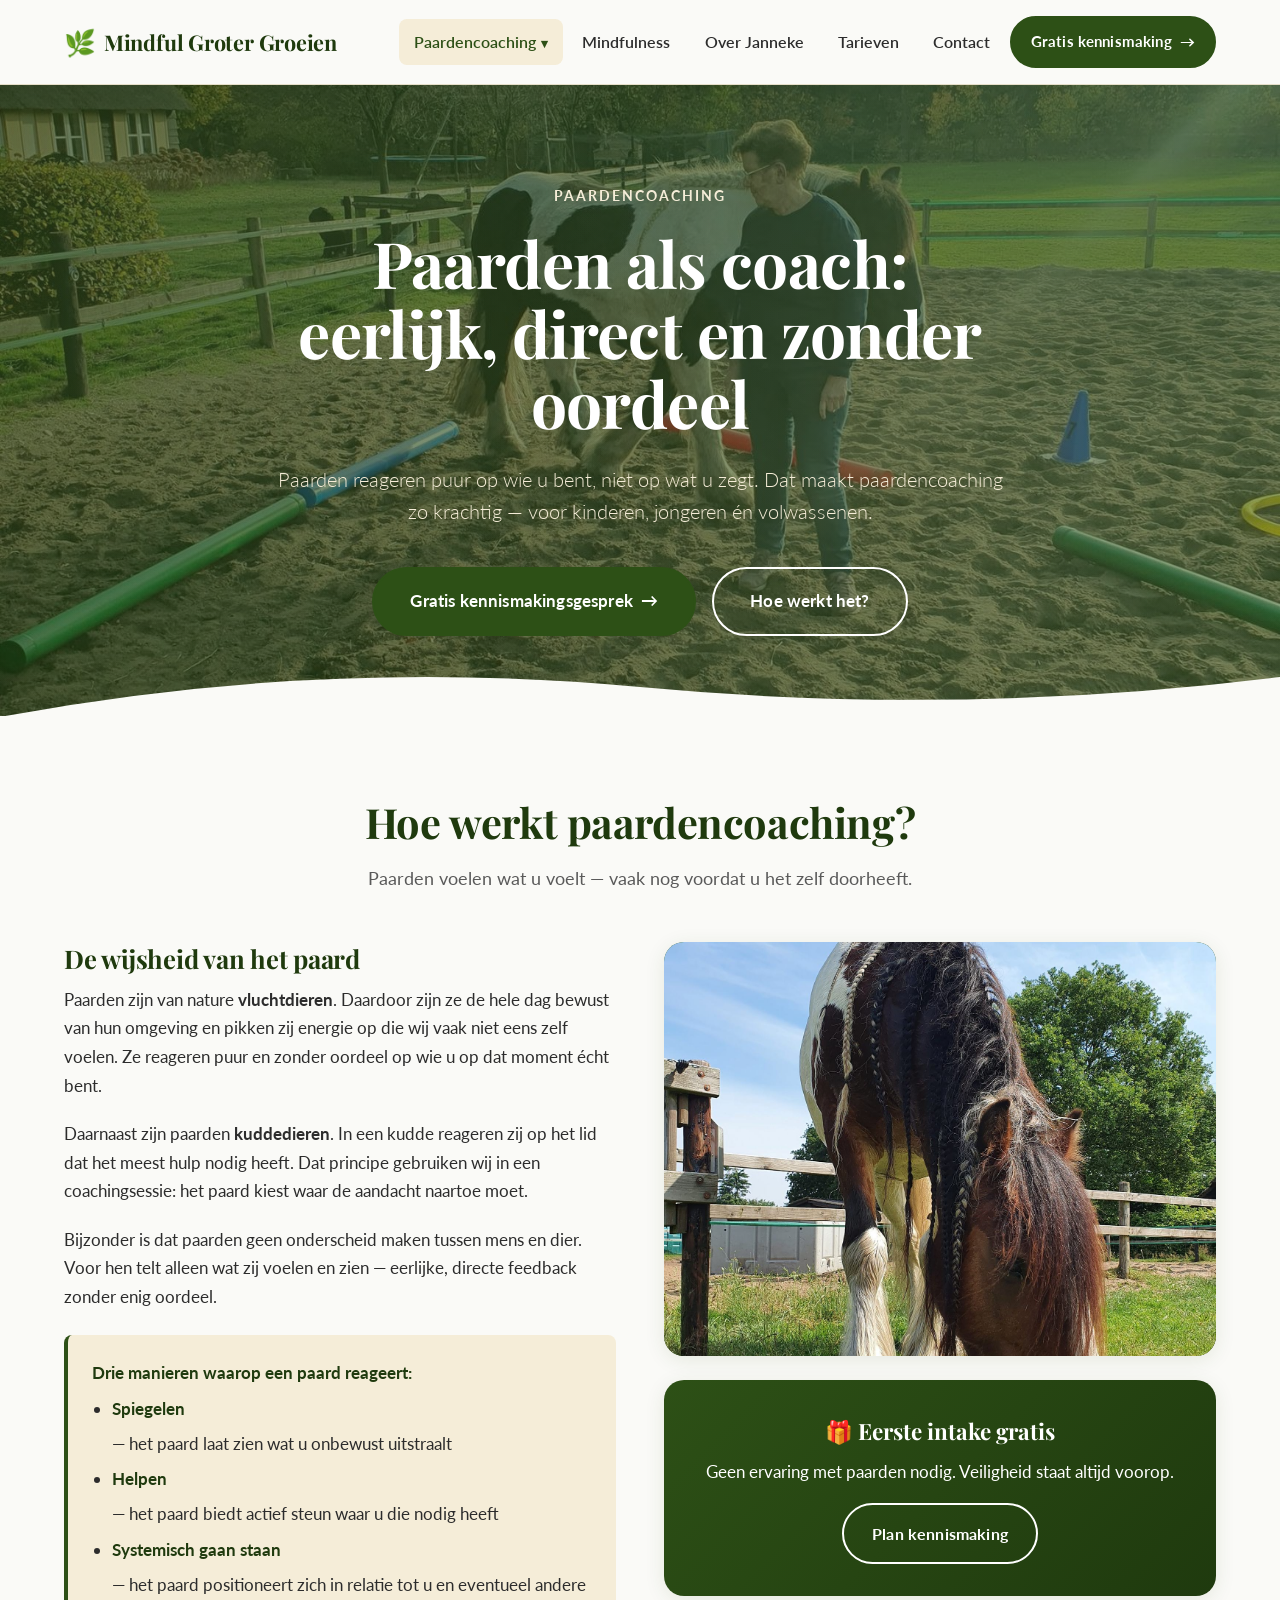
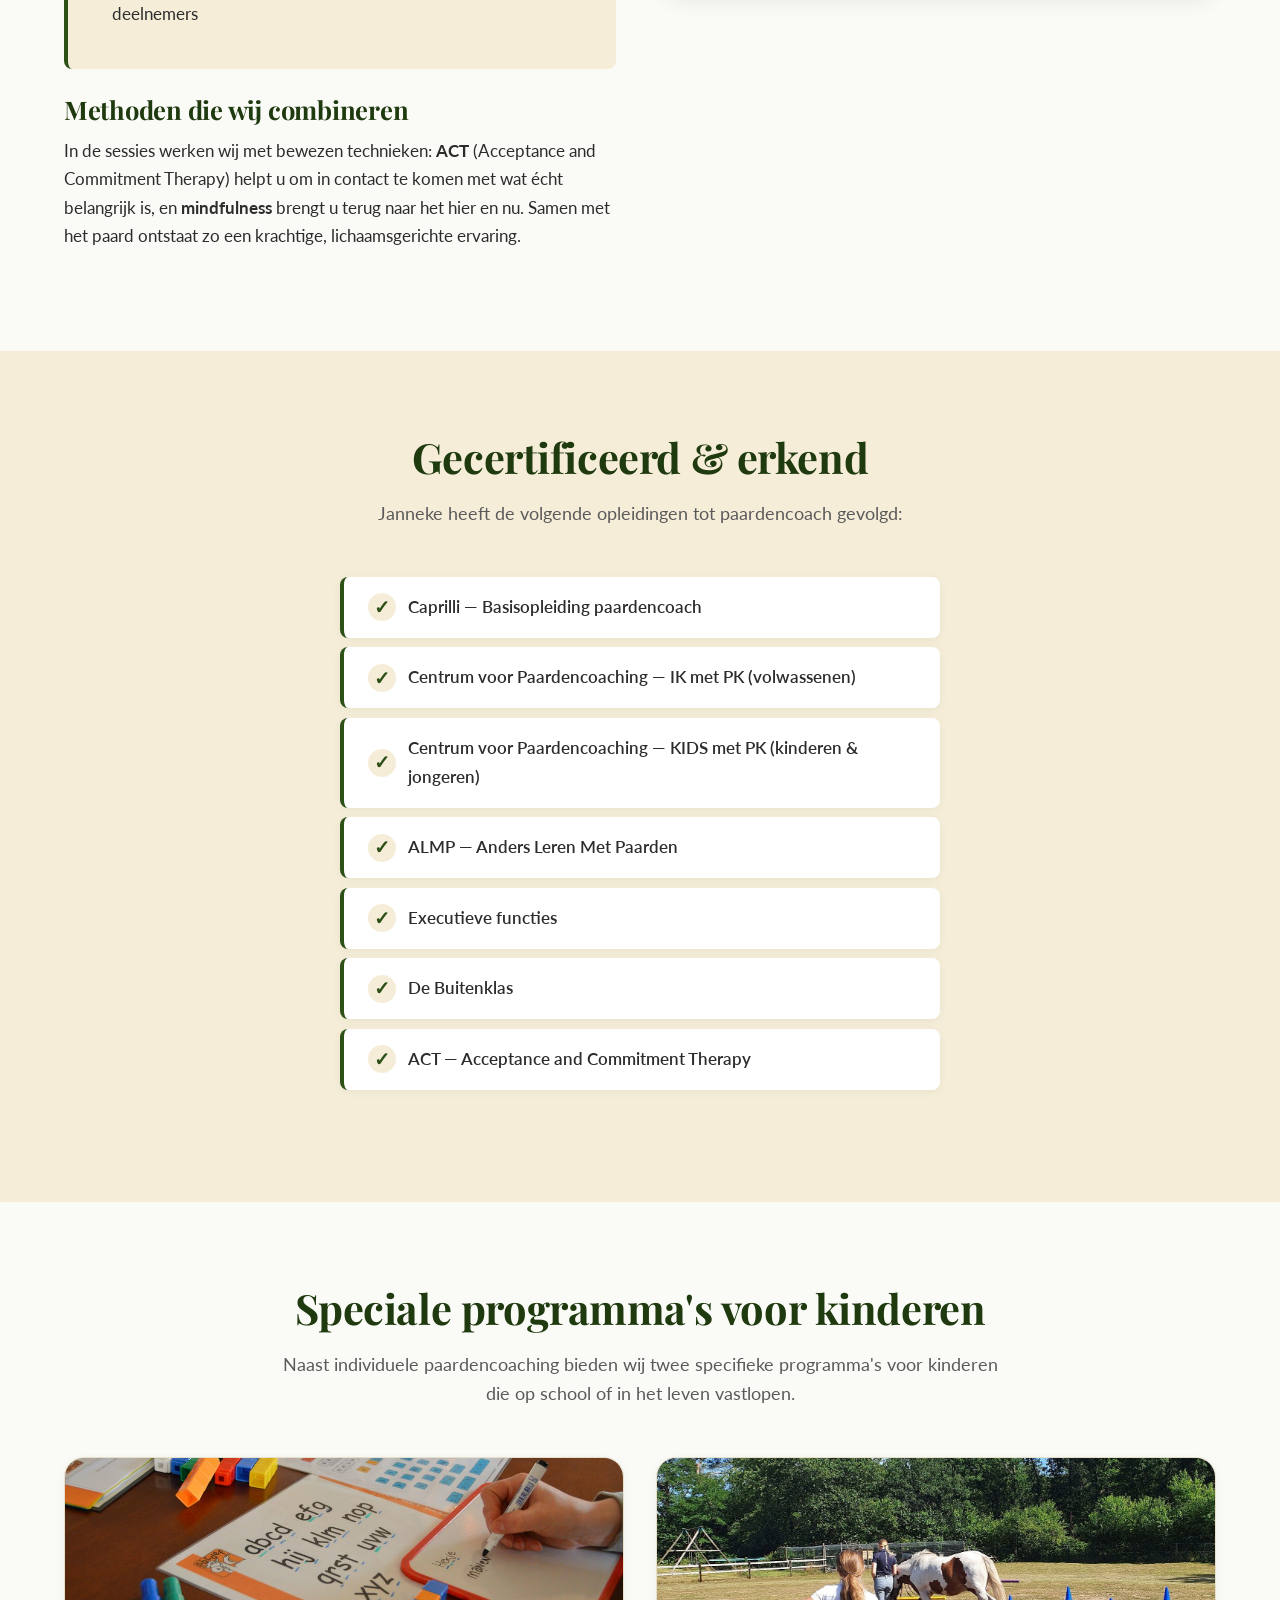
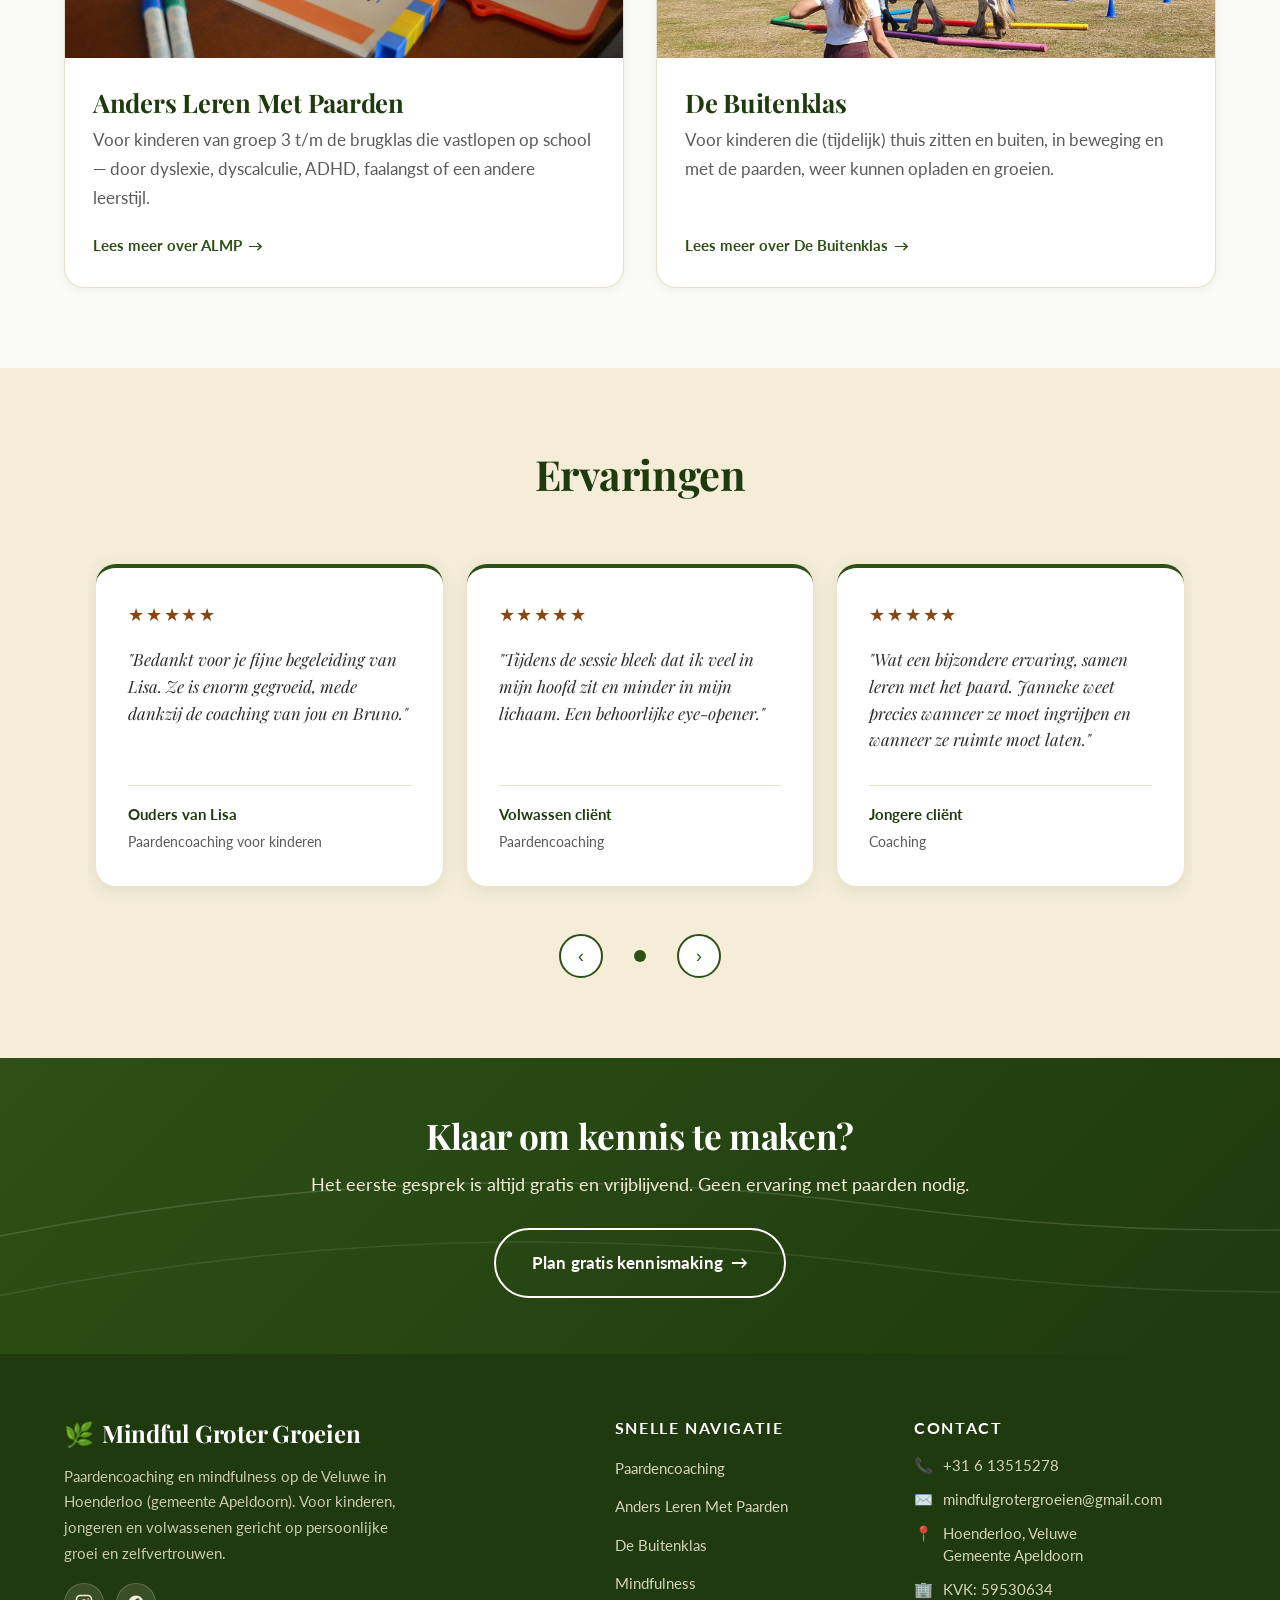
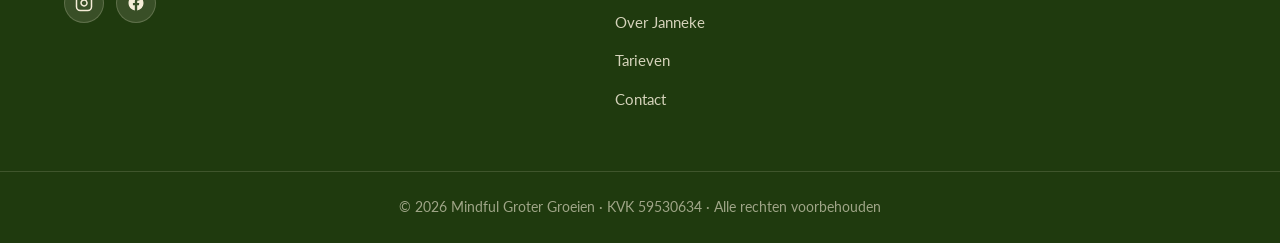
<file: paardencoaching.html>
<!DOCTYPE html>
<html lang="nl-NL">
<head>
  <meta charset="UTF-8">
  <meta name="viewport" content="width=device-width, initial-scale=1.0">
  <meta name="description" content="Ontdek hoe paarden als coach werken. Erkende paardencoach Janneke Nieboer helpt kinderen en volwassenen op de Veluwe.">
  <meta name="keywords" content="paardencoaching, paardencoach, Veluwe, Hoenderloo, kinderen, volwassenen, ACT, ALMP">
  <title>Paardencoaching | Mindful Groter Groeien — Paardencoaching & Mindfulness Veluwe</title>
  <link rel="canonical" href="https://mindfulgrotergroeien.nl/paardencoaching">
  <link rel="preconnect" href="https://fonts.googleapis.com">
  <link rel="preconnect" href="https://fonts.gstatic.com" crossorigin>
  <link href="https://fonts.googleapis.com/css2?family=Lato:wght@300;400;700;900&family=Playfair+Display:ital,wght@0,400;0,700;0,900;1,400;1,700&display=swap" rel="stylesheet">
  <link rel="stylesheet" href="style.css">
  <style>
    .hero-pattern { --hero-image: url("images/paardencoaching-hero.jpg"); }
  </style>
</head>
<body>

  <header class="site-header">
    <nav class="nav" aria-label="Hoofdnavigatie">
      <a href="index.html" class="nav-logo" aria-label="Naar de homepage">
        <span class="nav-logo-icon" aria-hidden="true">🌿</span>
        <span>Mindful Groter Groeien</span>
      </a>
      <button class="nav-toggle" aria-label="Menu openen" aria-expanded="false" aria-controls="nav-menu">
        <span></span><span></span><span></span>
      </button>
      <ul class="nav-menu" id="nav-menu">
        <li class="nav-dropdown">
          <a href="paardencoaching.html" class="nav-link nav-dropdown-toggle" aria-haspopup="true">Paardencoaching</a>
          <ul class="nav-dropdown-menu">
            <li><a href="almp.html" class="nav-link">Anders Leren Met Paarden</a></li>
            <li><a href="buitenklas.html" class="nav-link">De Buitenklas</a></li>
          </ul>
        </li>
        <li><a href="mindfulness.html" class="nav-link">Mindfulness</a></li>
        <li><a href="over-janneke.html" class="nav-link">Over Janneke</a></li>
        <li><a href="tarieven.html" class="nav-link">Tarieven</a></li>
        <li><a href="contact.html" class="nav-link">Contact</a></li>
        <li class="nav-cta"><a href="contact.html" class="btn btn-primary btn-arrow">Gratis kennismaking</a></li>
      </ul>
    </nav>
  </header>

  <main>

    <!-- Hero -->
    <section class="hero hero-pattern">
      <div class="hero-content">
        <span class="hero-eyebrow">Paardencoaching</span>
        <h1>Paarden als coach: eerlijk, direct en zonder oordeel</h1>
        <p class="hero-subtitle">
          Paarden reageren puur op wie u bent, niet op wat u zegt. Dat maakt paardencoaching zo krachtig — voor kinderen, jongeren én volwassenen.
        </p>
        <div class="hero-ctas">
          <a href="contact.html" class="btn btn-primary btn-large btn-arrow">Gratis kennismakingsgesprek</a>
          <a href="#methode" class="btn btn-secondary btn-large">Hoe werkt het?</a>
        </div>
      </div>
      <div class="hero-curve" aria-hidden="true">
        <svg viewBox="0 0 1200 60" preserveAspectRatio="none">
          <path d="M0 60 Q300 0 600 30 T1200 20 L1200 60 Z" fill="#FAFAF7"/>
        </svg>
      </div>
    </section>

    <!-- Method -->
    <section class="section section-bg-white" id="methode">
      <div class="container">
        <div class="section-intro fade-in">
          <h2>Hoe werkt paardencoaching?</h2>
          <p>Paarden voelen wat u voelt — vaak nog voordat u het zelf doorheeft.</p>
        </div>

        <div class="two-col">
          <div class="two-col-text fade-in">
            <h3>De wijsheid van het paard</h3>
            <p>Paarden zijn van nature <strong>vluchtdieren</strong>. Daardoor zijn ze de hele dag bewust van hun omgeving en pikken zij energie op die wij vaak niet eens zelf voelen. Ze reageren puur en zonder oordeel op wie u op dat moment écht bent.</p>
            <p>Daarnaast zijn paarden <strong>kuddedieren</strong>. In een kudde reageren zij op het lid dat het meest hulp nodig heeft. Dat principe gebruiken wij in een coachingsessie: het paard kiest waar de aandacht naartoe moet.</p>
            <p>Bijzonder is dat paarden geen onderscheid maken tussen mens en dier. Voor hen telt alleen wat zij voelen en zien — eerlijke, directe feedback zonder enig oordeel.</p>

            <div class="feature-box">
              <strong>Drie manieren waarop een paard reageert:</strong>
              <ul>
                <li><strong>Spiegelen</strong> — het paard laat zien wat u onbewust uitstraalt</li>
                <li><strong>Helpen</strong> — het paard biedt actief steun waar u die nodig heeft</li>
                <li><strong>Systemisch gaan staan</strong> — het paard positioneert zich in relatie tot u en eventueel andere deelnemers</li>
              </ul>
            </div>

            <h3>Methoden die wij combineren</h3>
            <p>In de sessies werken wij met bewezen technieken: <strong>ACT</strong> (Acceptance and Commitment Therapy) helpt u om in contact te komen met wat écht belangrijk is, en <strong>mindfulness</strong> brengt u terug naar het hier en nu. Samen met het paard ontstaat zo een krachtige, lichaamsgerichte ervaring.</p>
          </div>

          <div class="fade-in">
            <div class="photo photo-landscape">
              <img src="images/caressa-wei.jpg" alt="Caressa graast in de wei op de Veluwe" loading="lazy">
            </div>

            <div class="free-intake-banner" style="margin-top: 1.5rem;">
              <strong>🎁 Eerste intake gratis</strong>
              <p style="margin: 0.5rem 0 1rem;">Geen ervaring met paarden nodig. Veiligheid staat altijd voorop.</p>
              <a href="contact.html" class="btn btn-secondary">Plan kennismaking</a>
            </div>
          </div>
        </div>
      </div>
    </section>

    <!-- Certificering -->
    <section class="section section-bg-cream">
      <div class="container container-narrow">
        <div class="section-intro fade-in">
          <h2>Gecertificeerd &amp; erkend</h2>
          <p>Janneke heeft de volgende opleidingen tot paardencoach gevolgd:</p>
        </div>
        <ul class="credentials-list fade-in">
          <li>Caprilli — Basisopleiding paardencoach</li>
          <li>Centrum voor Paardencoaching — IK met PK (volwassenen)</li>
          <li>Centrum voor Paardencoaching — KIDS met PK (kinderen &amp; jongeren)</li>
          <li>ALMP — Anders Leren Met Paarden</li>
          <li>Executieve functies</li>
          <li>De Buitenklas</li>
          <li>ACT — Acceptance and Commitment Therapy</li>
        </ul>
      </div>
    </section>

    <!-- Submenu cards -->
    <section class="section section-bg-white">
      <div class="container">
        <div class="section-intro fade-in">
          <h2>Speciale programma's voor kinderen</h2>
          <p>Naast individuele paardencoaching bieden wij twee specifieke programma's voor kinderen die op school of in het leven vastlopen.</p>
        </div>

        <div class="subpage-cards">
          <a href="almp.html" class="subpage-card fade-in">
            <div class="subpage-card-image"><img src="images/almp-materialen.jpg" alt="ALMP-materialen voor leren met paarden" loading="lazy"></div>
            <div class="subpage-card-body">
              <h3>Anders Leren Met Paarden</h3>
              <p>Voor kinderen van groep 3 t/m de brugklas die vastlopen op school — door dyslexie, dyscalculie, ADHD, faalangst of een andere leerstijl.</p>
              <span class="card-link">Lees meer over ALMP</span>
            </div>
          </a>

          <a href="buitenklas.html" class="subpage-card fade-in">
            <div class="subpage-card-image"><img src="images/buitenklas-hero.jpg" alt="Tinker tijdens een buitenklas sessie" loading="lazy"></div>
            <div class="subpage-card-body">
              <h3>De Buitenklas</h3>
              <p>Voor kinderen die (tijdelijk) thuis zitten en buiten, in beweging en met de paarden, weer kunnen opladen en groeien.</p>
              <span class="card-link">Lees meer over De Buitenklas</span>
            </div>
          </a>
        </div>
      </div>
    </section>

    <!-- Mini testimonials -->
    <section class="section testimonials">
      <div class="container">
        <div class="section-intro fade-in">
          <h2>Ervaringen</h2>
        </div>

        <div class="carousel" data-carousel>
          <div class="carousel-viewport">
            <div class="carousel-track">
              <article class="testimonial-card">
                <div class="testimonial-stars" aria-label="5 van 5 sterren">★★★★★</div>
                <p class="testimonial-quote">"Bedankt voor je fijne begeleiding van Lisa. Ze is enorm gegroeid, mede dankzij de coaching van jou en Bruno."</p>
                <div class="testimonial-author">
                  Ouders van Lisa
                  <span class="testimonial-role">Paardencoaching voor kinderen</span>
                </div>
              </article>

              <article class="testimonial-card">
                <div class="testimonial-stars" aria-label="5 van 5 sterren">★★★★★</div>
                <p class="testimonial-quote">"Tijdens de sessie bleek dat ik veel in mijn hoofd zit en minder in mijn lichaam. Een behoorlijke eye-opener."</p>
                <div class="testimonial-author">
                  Volwassen cliënt
                  <span class="testimonial-role">Paardencoaching</span>
                </div>
              </article>

              <article class="testimonial-card">
                <div class="testimonial-stars" aria-label="5 van 5 sterren">★★★★★</div>
                <p class="testimonial-quote">"Wat een bijzondere ervaring, samen leren met het paard. Janneke weet precies wanneer ze moet ingrijpen en wanneer ze ruimte moet laten."</p>
                <div class="testimonial-author">
                  Jongere cliënt
                  <span class="testimonial-role">Coaching</span>
                </div>
              </article>
            </div>
          </div>

          <div class="carousel-controls">
            <button class="carousel-btn carousel-prev" aria-label="Vorige recensie">‹</button>
            <div class="carousel-dots" role="tablist" aria-label="Recensie selectie"></div>
            <button class="carousel-btn carousel-next" aria-label="Volgende recensie">›</button>
          </div>
        </div>
      </div>
    </section>

  </main>

  <!-- CTA Banner -->
  <section class="cta-banner">
    <div class="cta-banner-content">
      <h2>Klaar om kennis te maken?</h2>
      <p>Het eerste gesprek is altijd gratis en vrijblijvend. Geen ervaring met paarden nodig.</p>
      <a href="contact.html" class="btn btn-secondary btn-large btn-arrow">Plan gratis kennismaking</a>
    </div>
  </section>

  <!-- Footer -->
  <footer class="site-footer">
    <div class="footer-grid">
      <div class="footer-brand">
        <h3><span aria-hidden="true">🌿</span> Mindful Groter Groeien</h3>
        <p>Paardencoaching en mindfulness op de Veluwe in Hoenderloo (gemeente Apeldoorn). Voor kinderen, jongeren en volwassenen gericht op persoonlijke groei en zelfvertrouwen.</p>
        <div class="social-row">
          <a href="https://www.instagram.com/mindfulgrotergroeien/" target="_blank" rel="noopener" class="social-icon" aria-label="Volg ons op Instagram">
            <svg viewBox="0 0 24 24" fill="none" stroke="currentColor" stroke-width="2" stroke-linecap="round" stroke-linejoin="round" aria-hidden="true">
              <rect x="2" y="2" width="20" height="20" rx="5" ry="5"></rect>
              <path d="M16 11.37A4 4 0 1 1 12.63 8 4 4 0 0 1 16 11.37z"></path>
              <line x1="17.5" y1="6.5" x2="17.51" y2="6.5"></line>
            </svg>
          </a>
          <a href="https://www.facebook.com/mindfulgrotergroeien/" target="_blank" rel="noopener" class="social-icon" aria-label="Volg ons op Facebook">
            <svg viewBox="0 0 24 24" fill="currentColor" aria-hidden="true">
              <path d="M22 12.07C22 6.5 17.52 2 12 2S2 6.5 2 12.07c0 5 3.66 9.13 8.44 9.93v-7.03H7.9v-2.9h2.54V9.84c0-2.51 1.49-3.89 3.78-3.89 1.09 0 2.24.19 2.24.19v2.47h-1.26c-1.24 0-1.63.77-1.63 1.56v1.88h2.78l-.45 2.9h-2.33V22c4.78-.8 8.44-4.93 8.44-9.93z"/>
            </svg>
          </a>
        </div>
      </div>
      <div class="footer-col">
        <h4>Snelle navigatie</h4>
        <ul class="footer-links">
          <li><a href="paardencoaching.html">Paardencoaching</a></li>
          <li><a href="almp.html">Anders Leren Met Paarden</a></li>
          <li><a href="buitenklas.html">De Buitenklas</a></li>
          <li><a href="mindfulness.html">Mindfulness</a></li>
          <li><a href="over-janneke.html">Over Janneke</a></li>
          <li><a href="tarieven.html">Tarieven</a></li>
          <li><a href="contact.html">Contact</a></li>
        </ul>
      </div>
      <div class="footer-col">
        <h4>Contact</h4>
        <div class="footer-contact-item"><span aria-hidden="true">📞</span><a href="tel:+31613515278">+31 6 13515278</a></div>
        <div class="footer-contact-item"><span aria-hidden="true">✉️</span><a href="mailto:mindfulgrotergroeien@gmail.com">mindfulgrotergroeien@gmail.com</a></div>
        <div class="footer-contact-item"><span aria-hidden="true">📍</span><span>Hoenderloo, Veluwe<br>Gemeente Apeldoorn</span></div>
        <div class="footer-contact-item"><span aria-hidden="true">🏢</span><span>KVK: 59530634</span></div>
      </div>
    </div>
    <div class="footer-bottom">
      © 2026 Mindful Groter Groeien · KVK 59530634 · Alle rechten voorbehouden
    </div>
  </footer>

  <script src="scripts.js"></script>
</body>
</html>
</file>
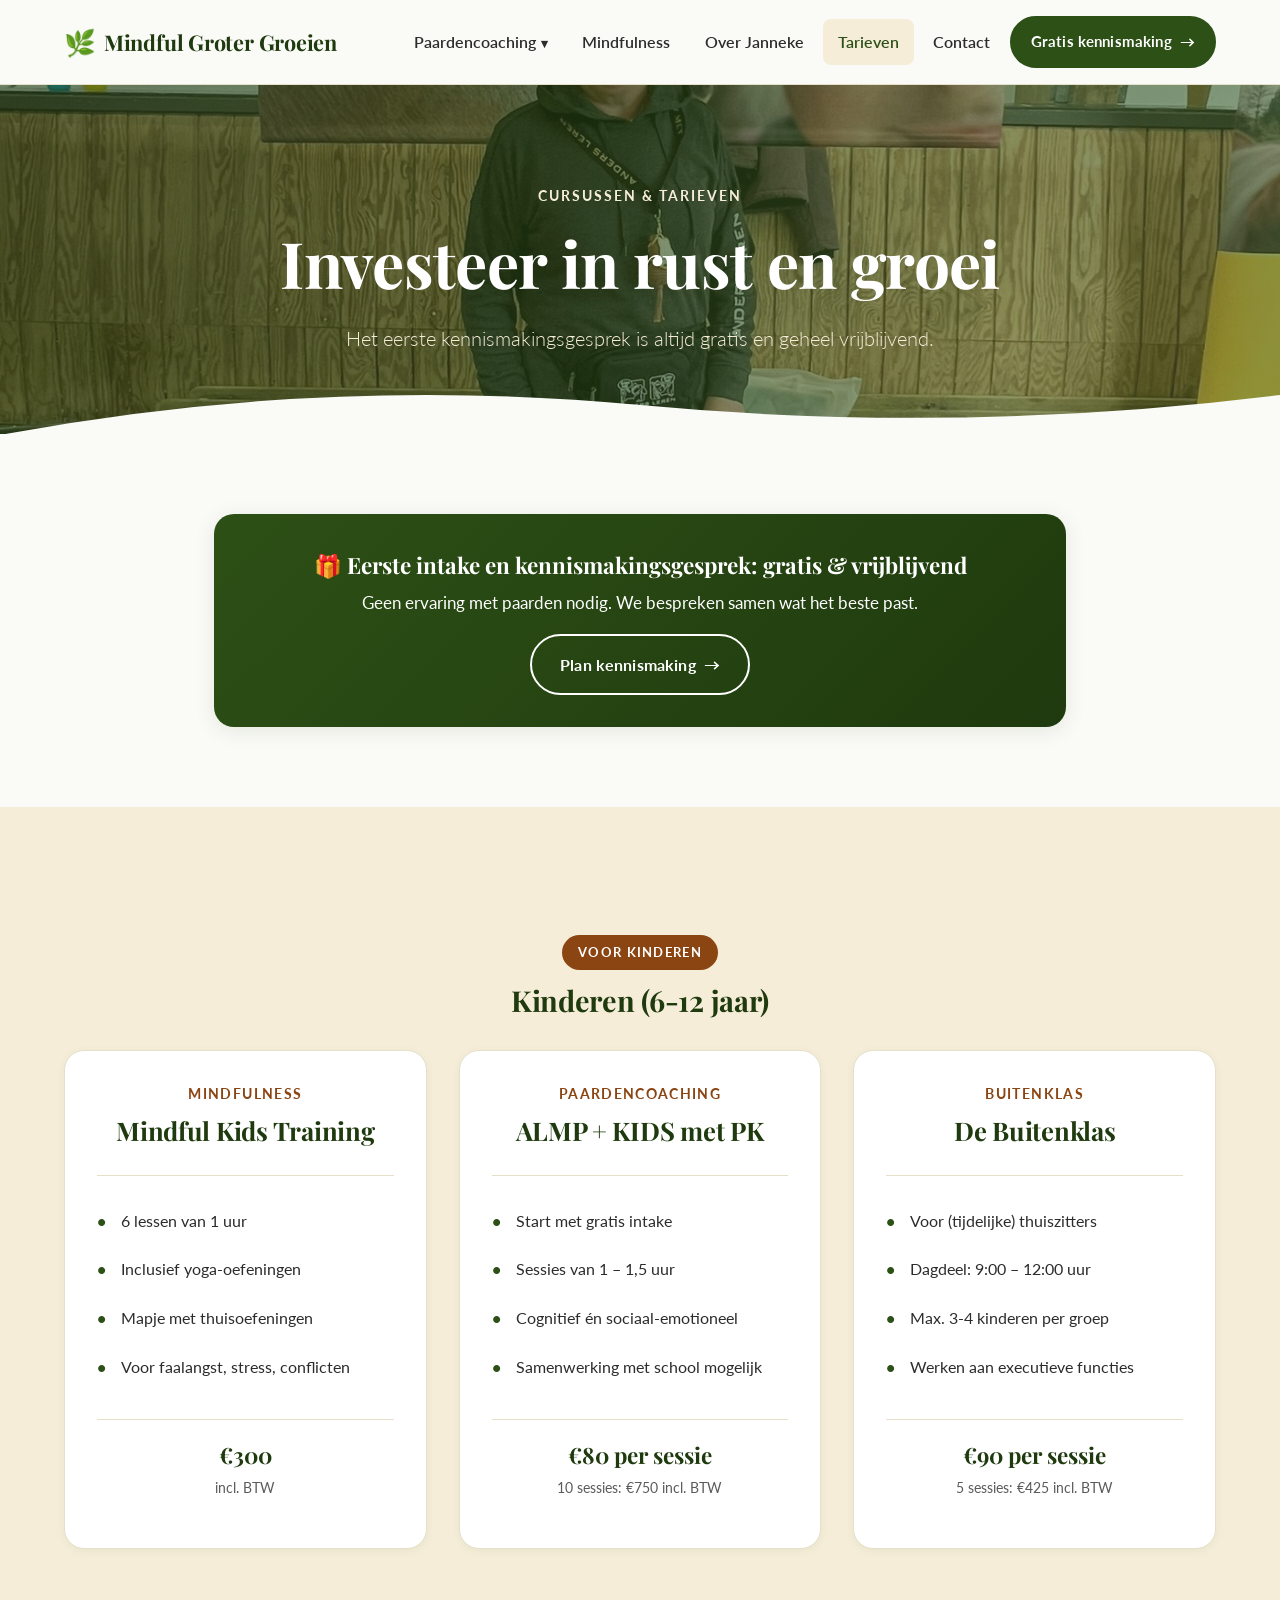
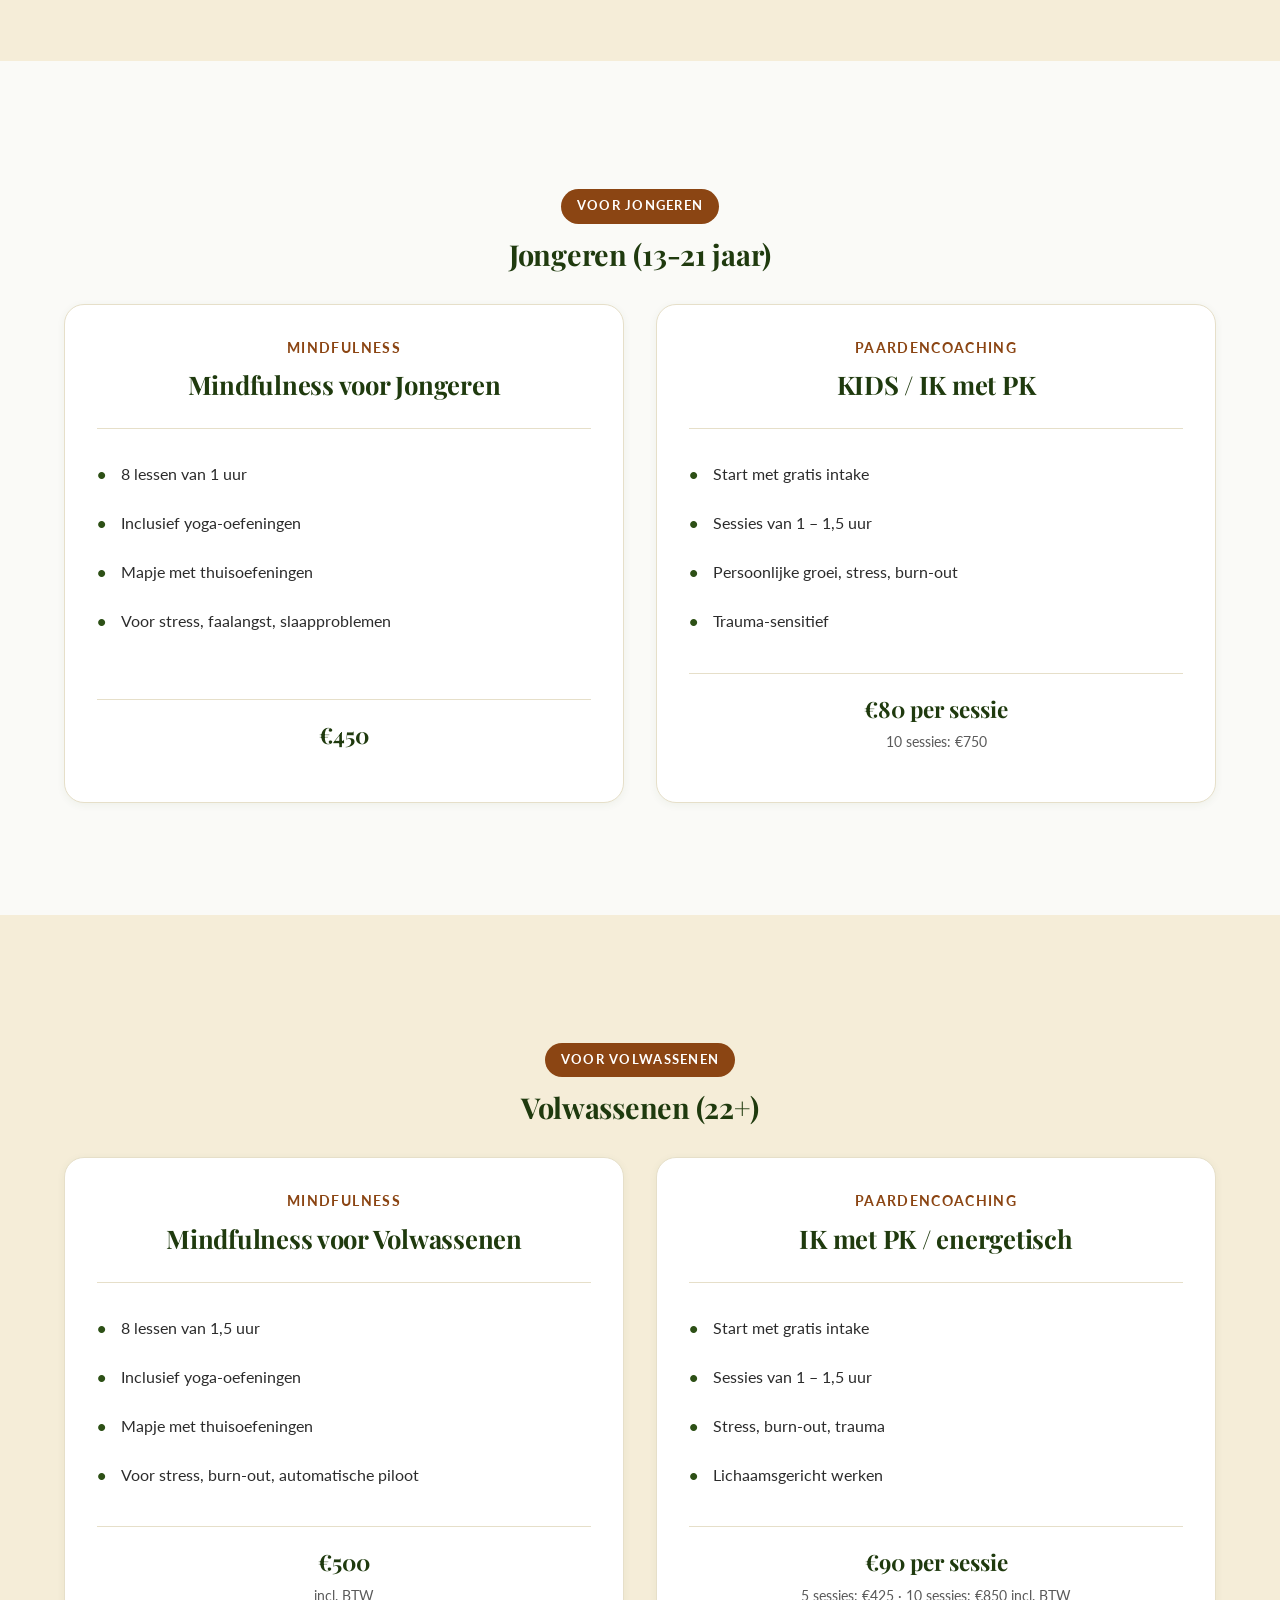
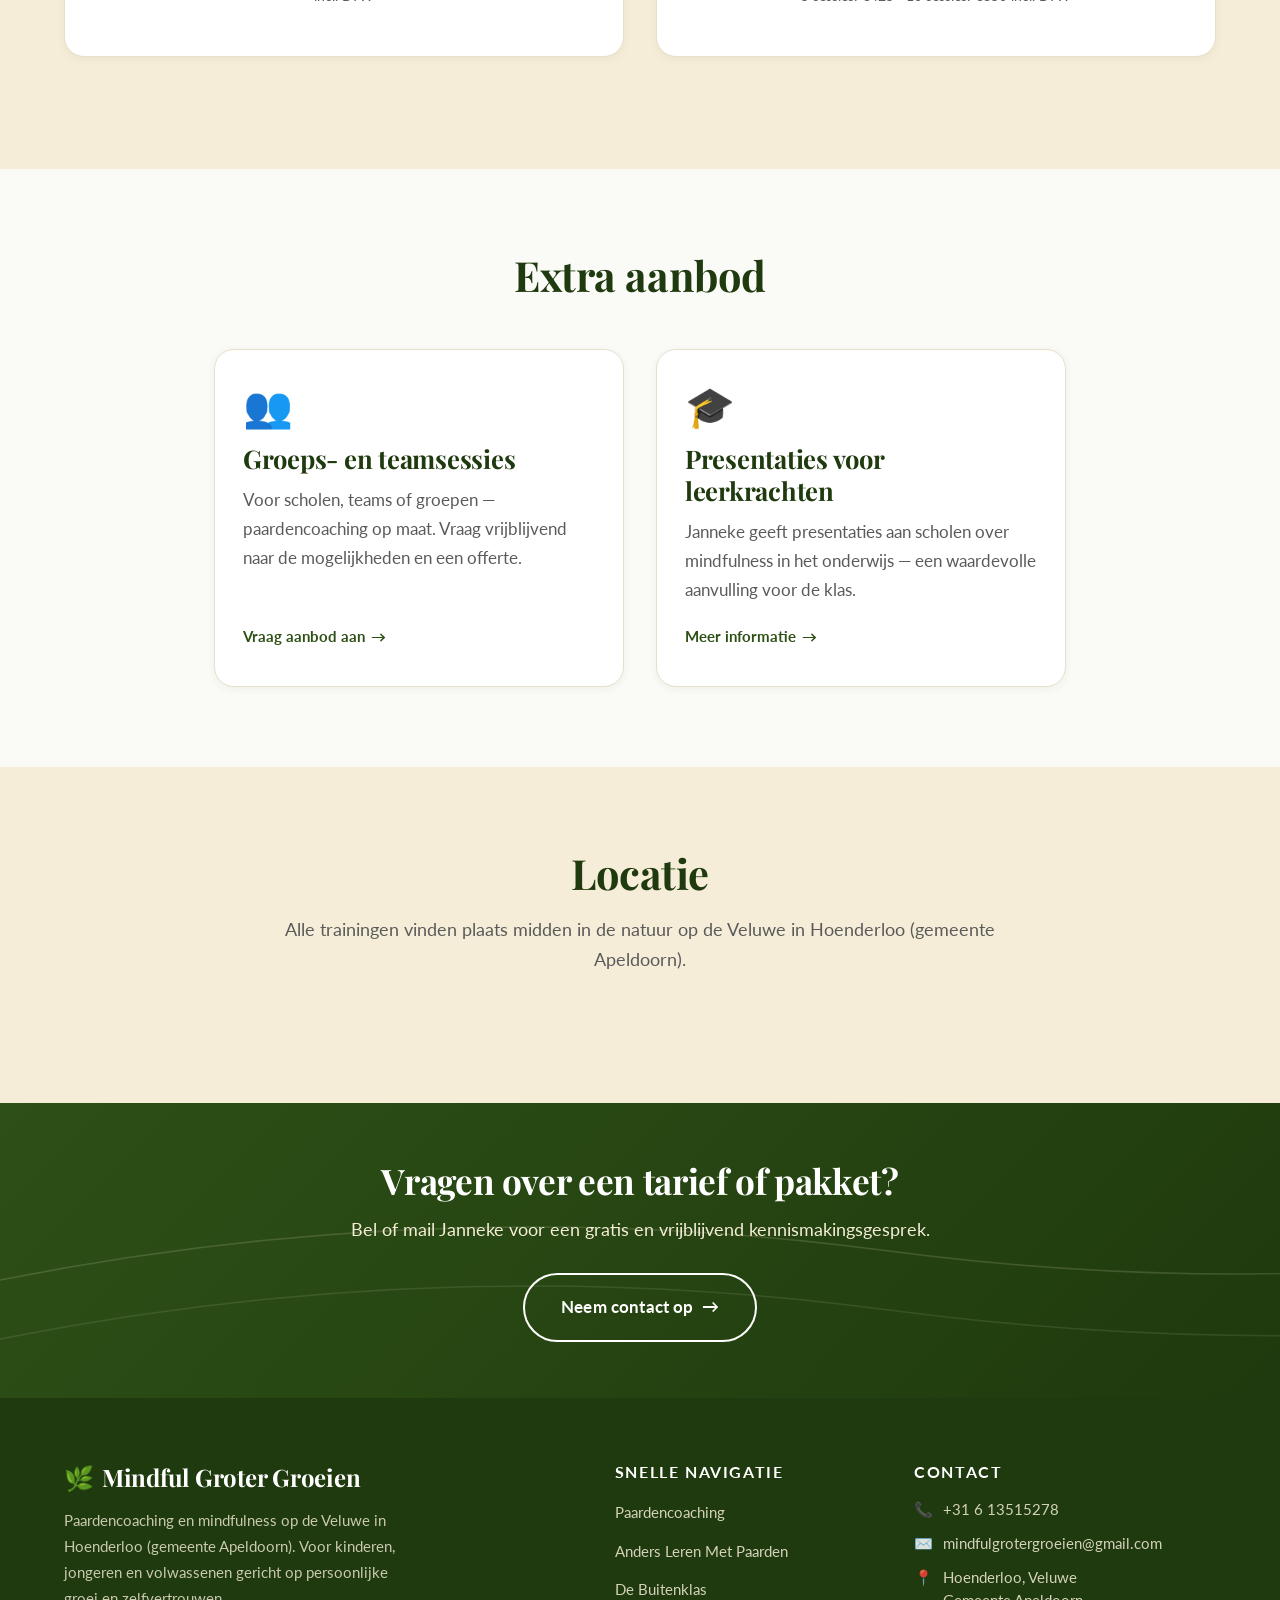
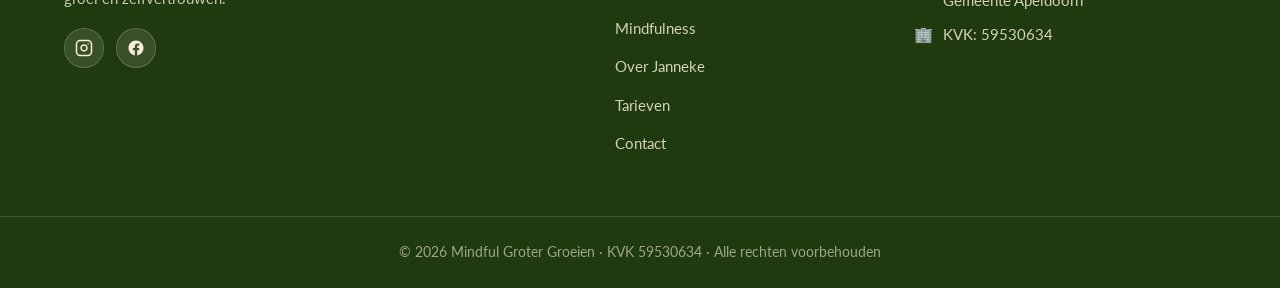
<file: tarieven.html>
<!DOCTYPE html>
<html lang="nl-NL">
<head>
  <meta charset="UTF-8">
  <meta name="viewport" content="width=device-width, initial-scale=1.0">
  <meta name="description" content="Overzicht van alle tarieven voor paardencoaching en mindfulness. Gratis kennismakingsgesprek. Veluwe, Hoenderloo.">
  <meta name="keywords" content="tarieven, prijzen, paardencoaching, mindfulness, kosten, Veluwe">
  <title>Cursussen &amp; Tarieven | Mindful Groter Groeien</title>
  <link rel="canonical" href="https://mindfulgrotergroeien.nl/tarieven">
  <link rel="preconnect" href="https://fonts.googleapis.com">
  <link rel="preconnect" href="https://fonts.gstatic.com" crossorigin>
  <link href="https://fonts.googleapis.com/css2?family=Lato:wght@300;400;700;900&family=Playfair+Display:ital,wght@0,400;0,700;0,900;1,400;1,700&display=swap" rel="stylesheet">
  <link rel="stylesheet" href="style.css">
  <style>
    .hero-pattern { --hero-image: url("images/janneke-event.jpg"); }
  </style>
</head>
<body>

  <header class="site-header">
    <nav class="nav" aria-label="Hoofdnavigatie">
      <a href="index.html" class="nav-logo">
        <span class="nav-logo-icon" aria-hidden="true">🌿</span>
        <span>Mindful Groter Groeien</span>
      </a>
      <button class="nav-toggle" aria-label="Menu openen" aria-expanded="false" aria-controls="nav-menu">
        <span></span><span></span><span></span>
      </button>
      <ul class="nav-menu" id="nav-menu">
        <li class="nav-dropdown">
          <a href="paardencoaching.html" class="nav-link nav-dropdown-toggle" aria-haspopup="true">Paardencoaching</a>
          <ul class="nav-dropdown-menu">
            <li><a href="almp.html" class="nav-link">Anders Leren Met Paarden</a></li>
            <li><a href="buitenklas.html" class="nav-link">De Buitenklas</a></li>
          </ul>
        </li>
        <li><a href="mindfulness.html" class="nav-link">Mindfulness</a></li>
        <li><a href="over-janneke.html" class="nav-link">Over Janneke</a></li>
        <li><a href="tarieven.html" class="nav-link">Tarieven</a></li>
        <li><a href="contact.html" class="nav-link">Contact</a></li>
        <li class="nav-cta"><a href="contact.html" class="btn btn-primary btn-arrow">Gratis kennismaking</a></li>
      </ul>
    </nav>
  </header>

  <main>

    <section class="hero hero-pattern">
      <div class="hero-content">
        <span class="hero-eyebrow">Cursussen &amp; Tarieven</span>
        <h1>Investeer in rust en groei</h1>
        <p class="hero-subtitle">
          Het eerste kennismakingsgesprek is altijd gratis en geheel vrijblijvend.
        </p>
      </div>
      <div class="hero-curve" aria-hidden="true">
        <svg viewBox="0 0 1200 60" preserveAspectRatio="none">
          <path d="M0 60 Q300 0 600 30 T1200 20 L1200 60 Z" fill="#FAFAF7"/>
        </svg>
      </div>
    </section>

    <!-- Free intake banner -->
    <section class="section-tight section-bg-white">
      <div class="container container-narrow">
        <div class="free-intake-banner fade-in">
          <strong>🎁 Eerste intake en kennismakingsgesprek: gratis &amp; vrijblijvend</strong>
          <p>Geen ervaring met paarden nodig. We bespreken samen wat het beste past.</p>
          <a href="contact.html" class="btn btn-secondary btn-arrow">Plan kennismaking</a>
        </div>
      </div>
    </section>

    <!-- VOOR KINDEREN -->
    <section class="section section-bg-cream">
      <div class="container">
        <div class="pricing-section-header fade-in">
          <span class="pricing-eyebrow">Voor kinderen</span>
          <h2>Kinderen (6-12 jaar)</h2>
        </div>

        <div class="pricing-grid">
          <div class="pricing-card fade-in">
            <div class="pricing-card-header">
              <span class="pricing-card-eyebrow">Mindfulness</span>
              <h3>Mindful Kids Training</h3>
            </div>
            <ul class="pricing-features">
              <li>6 lessen van 1 uur</li>
              <li>Inclusief yoga-oefeningen</li>
              <li>Mapje met thuisoefeningen</li>
              <li>Voor faalangst, stress, conflicten</li>
            </ul>
            <div class="price">
              €300
              <small>incl. BTW</small>
            </div>
          </div>

          <div class="pricing-card fade-in">
            <div class="pricing-card-header">
              <span class="pricing-card-eyebrow">Paardencoaching</span>
              <h3>ALMP + KIDS met PK</h3>
            </div>
            <ul class="pricing-features">
              <li>Start met gratis intake</li>
              <li>Sessies van 1 – 1,5 uur</li>
              <li>Cognitief én sociaal-emotioneel</li>
              <li>Samenwerking met school mogelijk</li>
            </ul>
            <div class="price">
              €80 per sessie
              <small>10 sessies: €750 incl. BTW</small>
            </div>
          </div>

          <div class="pricing-card fade-in">
            <div class="pricing-card-header">
              <span class="pricing-card-eyebrow">Buitenklas</span>
              <h3>De Buitenklas</h3>
            </div>
            <ul class="pricing-features">
              <li>Voor (tijdelijke) thuiszitters</li>
              <li>Dagdeel: 9:00 – 12:00 uur</li>
              <li>Max. 3-4 kinderen per groep</li>
              <li>Werken aan executieve functies</li>
            </ul>
            <div class="price">
              €90 per sessie
              <small>5 sessies: €425 incl. BTW</small>
            </div>
          </div>
        </div>
      </div>
    </section>

    <!-- VOOR JONGEREN -->
    <section class="section section-bg-white">
      <div class="container">
        <div class="pricing-section-header fade-in">
          <span class="pricing-eyebrow">Voor jongeren</span>
          <h2>Jongeren (13-21 jaar)</h2>
        </div>

        <div class="pricing-grid">
          <div class="pricing-card fade-in">
            <div class="pricing-card-header">
              <span class="pricing-card-eyebrow">Mindfulness</span>
              <h3>Mindfulness voor Jongeren</h3>
            </div>
            <ul class="pricing-features">
              <li>8 lessen van 1 uur</li>
              <li>Inclusief yoga-oefeningen</li>
              <li>Mapje met thuisoefeningen</li>
              <li>Voor stress, faalangst, slaapproblemen</li>
            </ul>
            <div class="price">
              €450
            </div>
          </div>

          <div class="pricing-card fade-in">
            <div class="pricing-card-header">
              <span class="pricing-card-eyebrow">Paardencoaching</span>
              <h3>KIDS / IK met PK</h3>
            </div>
            <ul class="pricing-features">
              <li>Start met gratis intake</li>
              <li>Sessies van 1 – 1,5 uur</li>
              <li>Persoonlijke groei, stress, burn-out</li>
              <li>Trauma-sensitief</li>
            </ul>
            <div class="price">
              €80 per sessie
              <small>10 sessies: €750</small>
            </div>
          </div>
        </div>
      </div>
    </section>

    <!-- VOOR VOLWASSENEN -->
    <section class="section section-bg-cream">
      <div class="container">
        <div class="pricing-section-header fade-in">
          <span class="pricing-eyebrow">Voor volwassenen</span>
          <h2>Volwassenen (22+)</h2>
        </div>

        <div class="pricing-grid">
          <div class="pricing-card fade-in">
            <div class="pricing-card-header">
              <span class="pricing-card-eyebrow">Mindfulness</span>
              <h3>Mindfulness voor Volwassenen</h3>
            </div>
            <ul class="pricing-features">
              <li>8 lessen van 1,5 uur</li>
              <li>Inclusief yoga-oefeningen</li>
              <li>Mapje met thuisoefeningen</li>
              <li>Voor stress, burn-out, automatische piloot</li>
            </ul>
            <div class="price">
              €500
              <small>incl. BTW</small>
            </div>
          </div>

          <div class="pricing-card fade-in">
            <div class="pricing-card-header">
              <span class="pricing-card-eyebrow">Paardencoaching</span>
              <h3>IK met PK / energetisch</h3>
            </div>
            <ul class="pricing-features">
              <li>Start met gratis intake</li>
              <li>Sessies van 1 – 1,5 uur</li>
              <li>Stress, burn-out, trauma</li>
              <li>Lichaamsgericht werken</li>
            </ul>
            <div class="price">
              €90 per sessie
              <small>5 sessies: €425 · 10 sessies: €850 incl. BTW</small>
            </div>
          </div>
        </div>
      </div>
    </section>

    <!-- Extra aanbod -->
    <section class="section section-bg-white">
      <div class="container container-narrow">
        <div class="section-intro fade-in">
          <h2>Extra aanbod</h2>
        </div>

        <div class="cards-grid fade-in" style="grid-template-columns: 1fr 1fr;">
          <div class="card">
            <span class="card-icon" aria-hidden="true">👥</span>
            <h3>Groeps- en teamsessies</h3>
            <p>Voor scholen, teams of groepen — paardencoaching op maat. Vraag vrijblijvend naar de mogelijkheden en een offerte.</p>
            <a href="contact.html" class="card-link">Vraag aanbod aan</a>
          </div>
          <div class="card">
            <span class="card-icon" aria-hidden="true">🎓</span>
            <h3>Presentaties voor leerkrachten</h3>
            <p>Janneke geeft presentaties aan scholen over mindfulness in het onderwijs — een waardevolle aanvulling voor de klas.</p>
            <a href="contact.html" class="card-link">Meer informatie</a>
          </div>
        </div>
      </div>
    </section>

    <!-- Location -->
    <section class="section section-bg-cream">
      <div class="container container-narrow">
        <div class="section-intro fade-in">
          <h2>Locatie</h2>
          <p style="font-size: 1.1rem;">Alle trainingen vinden plaats midden in de natuur op de Veluwe in Hoenderloo (gemeente Apeldoorn).</p>
        </div>
      </div>
    </section>

  </main>

  <section class="cta-banner">
    <div class="cta-banner-content">
      <h2>Vragen over een tarief of pakket?</h2>
      <p>Bel of mail Janneke voor een gratis en vrijblijvend kennismakingsgesprek.</p>
      <a href="contact.html" class="btn btn-secondary btn-large btn-arrow">Neem contact op</a>
    </div>
  </section>

  <footer class="site-footer">
    <div class="footer-grid">
      <div class="footer-brand">
        <h3><span aria-hidden="true">🌿</span> Mindful Groter Groeien</h3>
        <p>Paardencoaching en mindfulness op de Veluwe in Hoenderloo (gemeente Apeldoorn). Voor kinderen, jongeren en volwassenen gericht op persoonlijke groei en zelfvertrouwen.</p>
        <div class="social-row">
          <a href="https://www.instagram.com/mindfulgrotergroeien/" target="_blank" rel="noopener" class="social-icon" aria-label="Volg ons op Instagram">
            <svg viewBox="0 0 24 24" fill="none" stroke="currentColor" stroke-width="2" stroke-linecap="round" stroke-linejoin="round" aria-hidden="true">
              <rect x="2" y="2" width="20" height="20" rx="5" ry="5"></rect>
              <path d="M16 11.37A4 4 0 1 1 12.63 8 4 4 0 0 1 16 11.37z"></path>
              <line x1="17.5" y1="6.5" x2="17.51" y2="6.5"></line>
            </svg>
          </a>
          <a href="https://www.facebook.com/mindfulgrotergroeien/" target="_blank" rel="noopener" class="social-icon" aria-label="Volg ons op Facebook">
            <svg viewBox="0 0 24 24" fill="currentColor" aria-hidden="true">
              <path d="M22 12.07C22 6.5 17.52 2 12 2S2 6.5 2 12.07c0 5 3.66 9.13 8.44 9.93v-7.03H7.9v-2.9h2.54V9.84c0-2.51 1.49-3.89 3.78-3.89 1.09 0 2.24.19 2.24.19v2.47h-1.26c-1.24 0-1.63.77-1.63 1.56v1.88h2.78l-.45 2.9h-2.33V22c4.78-.8 8.44-4.93 8.44-9.93z"/>
            </svg>
          </a>
        </div>
      </div>
      <div class="footer-col">
        <h4>Snelle navigatie</h4>
        <ul class="footer-links">
          <li><a href="paardencoaching.html">Paardencoaching</a></li>
          <li><a href="almp.html">Anders Leren Met Paarden</a></li>
          <li><a href="buitenklas.html">De Buitenklas</a></li>
          <li><a href="mindfulness.html">Mindfulness</a></li>
          <li><a href="over-janneke.html">Over Janneke</a></li>
          <li><a href="tarieven.html">Tarieven</a></li>
          <li><a href="contact.html">Contact</a></li>
        </ul>
      </div>
      <div class="footer-col">
        <h4>Contact</h4>
        <div class="footer-contact-item"><span aria-hidden="true">📞</span><a href="tel:+31613515278">+31 6 13515278</a></div>
        <div class="footer-contact-item"><span aria-hidden="true">✉️</span><a href="mailto:mindfulgrotergroeien@gmail.com">mindfulgrotergroeien@gmail.com</a></div>
        <div class="footer-contact-item"><span aria-hidden="true">📍</span><span>Hoenderloo, Veluwe<br>Gemeente Apeldoorn</span></div>
        <div class="footer-contact-item"><span aria-hidden="true">🏢</span><span>KVK: 59530634</span></div>
      </div>
    </div>
    <div class="footer-bottom">
      © 2026 Mindful Groter Groeien · KVK 59530634 · Alle rechten voorbehouden
    </div>
  </footer>

  <script src="scripts.js"></script>
</body>
</html>
</file>
<file: style.css>
/* ============================================================
   Mindful Groter Groeien — Stylesheet
   Janneke Nieboer · Paardencoaching & Mindfulness
   ============================================================ */

/* ---- CSS Variables ---- */
:root {
  --color-primary: #2D5016;
  --color-primary-light: #3d6a1f;
  --color-primary-dark: #1f3a0e;
  --color-secondary: #F5EDD8;
  --color-secondary-dark: #ebe0c2;
  --color-accent: #8B4513;
  --color-accent-light: #a35a1f;
  --color-text: #2C2C2C;
  --color-text-soft: #5a5a5a;
  --color-white: #FAFAF7;
  --color-pure-white: #ffffff;
  --color-border: #e6dfc9;

  --font-heading: 'Playfair Display', Georgia, serif;
  --font-body: 'Lato', -apple-system, BlinkMacSystemFont, 'Helvetica Neue', Arial, sans-serif;

  --shadow-sm: 0 2px 8px rgba(45, 80, 22, 0.06);
  --shadow-md: 0 4px 20px rgba(45, 80, 22, 0.10);
  --shadow-lg: 0 10px 40px rgba(45, 80, 22, 0.15);

  --radius-sm: 8px;
  --radius-md: 12px;
  --radius-lg: 20px;
  --radius-pill: 999px;

  --transition: 0.3s ease;
  --container-max: 1200px;
  --container-narrow: 900px;
}

/* ---- Reset & Base ---- */
*, *::before, *::after {
  box-sizing: border-box;
  margin: 0;
  padding: 0;
}

html {
  scroll-behavior: smooth;
  -webkit-text-size-adjust: 100%;
}

body {
  font-family: var(--font-body);
  font-size: 17px;
  line-height: 1.7;
  color: var(--color-text);
  background: var(--color-white);
  -webkit-font-smoothing: antialiased;
  -moz-osx-font-smoothing: grayscale;
  overflow-x: hidden;
}

img {
  max-width: 100%;
  height: auto;
  display: block;
}

a {
  color: var(--color-primary);
  text-decoration: none;
  transition: color var(--transition);
}

a:hover {
  color: var(--color-accent);
}

h1, h2, h3, h4, h5, h6 {
  font-family: var(--font-heading);
  font-weight: 700;
  line-height: 1.25;
  color: var(--color-primary-dark);
  letter-spacing: -0.01em;
}

h1 { font-size: clamp(2.2rem, 5vw, 3.6rem); }
h2 { font-size: clamp(1.8rem, 3.5vw, 2.6rem); margin-bottom: 1rem; }
h3 { font-size: clamp(1.3rem, 2vw, 1.6rem); margin-bottom: 0.75rem; }
h4 { font-size: 1.2rem; margin-bottom: 0.5rem; }

p { margin-bottom: 1rem; }
p:last-child { margin-bottom: 0; }

ul, ol { padding-left: 1.25rem; margin-bottom: 1rem; }
li { margin-bottom: 0.4rem; }

/* ---- Layout ---- */
.container {
  width: 100%;
  max-width: var(--container-max);
  margin: 0 auto;
  padding: 0 1.5rem;
}

.container-narrow {
  width: 100%;
  max-width: var(--container-narrow);
  margin: 0 auto;
  padding: 0 1.5rem;
}

.section {
  padding: 5rem 0;
}

.section-tight { padding: 3rem 0; }

.section-bg-cream { background: var(--color-secondary); }
.section-bg-white { background: var(--color-white); }
.section-bg-pure { background: var(--color-pure-white); }

.text-center { text-align: center; }
.section-intro {
  text-align: center;
  max-width: 720px;
  margin: 0 auto 3rem;
}
.section-intro p {
  font-size: 1.1rem;
  color: var(--color-text-soft);
}

/* ---- Focus States ---- */
a:focus-visible,
button:focus-visible,
input:focus-visible,
textarea:focus-visible,
select:focus-visible {
  outline: 3px solid var(--color-primary);
  outline-offset: 3px;
  border-radius: 4px;
}

/* ---- Buttons ---- */
.btn {
  display: inline-flex;
  align-items: center;
  justify-content: center;
  gap: 0.5rem;
  padding: 0.95rem 1.75rem;
  font-family: var(--font-body);
  font-size: 1rem;
  font-weight: 700;
  letter-spacing: 0.01em;
  border-radius: var(--radius-pill);
  border: 2px solid transparent;
  cursor: pointer;
  transition: all var(--transition);
  text-decoration: none;
  white-space: nowrap;
}

.btn-primary {
  background: var(--color-primary);
  color: var(--color-pure-white);
  border-color: var(--color-primary);
}

.btn-primary:hover {
  background: var(--color-primary-dark);
  border-color: var(--color-primary-dark);
  color: var(--color-pure-white);
  transform: translateY(-2px);
  box-shadow: var(--shadow-md);
}

.btn-secondary {
  background: transparent;
  color: var(--color-pure-white);
  border-color: var(--color-pure-white);
}

.btn-secondary:hover {
  background: var(--color-pure-white);
  color: var(--color-primary);
  transform: translateY(-2px);
}

.btn-outline {
  background: transparent;
  color: var(--color-primary);
  border-color: var(--color-primary);
}

.btn-outline:hover {
  background: var(--color-primary);
  color: var(--color-pure-white);
}

.btn-large {
  padding: 1.15rem 2.25rem;
  font-size: 1.05rem;
}

.btn-arrow::after {
  content: "→";
  transition: transform var(--transition);
}

.btn-arrow:hover::after {
  transform: translateX(4px);
}

/* ---- Navigation ---- */
.site-header {
  position: sticky;
  top: 0;
  left: 0;
  right: 0;
  z-index: 1000;
  background: rgba(250, 250, 247, 0.96);
  backdrop-filter: blur(10px);
  -webkit-backdrop-filter: blur(10px);
  border-bottom: 1px solid var(--color-border);
  transition: box-shadow var(--transition);
}

.site-header.scrolled {
  box-shadow: var(--shadow-sm);
}

.nav {
  display: flex;
  align-items: center;
  justify-content: space-between;
  padding: 1rem 1.5rem;
  max-width: var(--container-max);
  margin: 0 auto;
  gap: 2rem;
}

.nav-logo {
  font-family: var(--font-heading);
  font-size: 1.35rem;
  font-weight: 700;
  color: var(--color-primary-dark);
  display: flex;
  align-items: center;
  gap: 0.5rem;
  letter-spacing: -0.01em;
}

.nav-logo:hover { color: var(--color-primary); }

.nav-logo-icon {
  font-size: 1.6rem;
  line-height: 1;
}

.nav-menu {
  display: flex;
  align-items: center;
  gap: 0.25rem;
  list-style: none;
  padding: 0;
  margin: 0;
}

.nav-menu li { margin: 0; }

.nav-link {
  display: block;
  padding: 0.6rem 0.95rem;
  font-size: 0.97rem;
  font-weight: 600;
  color: var(--color-text);
  border-radius: var(--radius-sm);
  transition: all var(--transition);
}

.nav-link:hover,
.nav-link.active {
  color: var(--color-primary);
  background: var(--color-secondary);
}

/* Dropdown */
.nav-dropdown {
  position: relative;
}

.nav-dropdown-toggle::after {
  content: "▾";
  margin-left: 0.3rem;
  font-size: 0.8rem;
  display: inline-block;
}

.nav-dropdown-menu {
  position: absolute;
  top: calc(100% + 8px);
  left: 0;
  background: var(--color-pure-white);
  border-radius: var(--radius-md);
  box-shadow: var(--shadow-lg);
  min-width: 240px;
  padding: 0.5rem;
  list-style: none;
  margin: 0;
  opacity: 0;
  visibility: hidden;
  transform: translateY(-8px);
  transition: all var(--transition);
}

.nav-dropdown:hover .nav-dropdown-menu,
.nav-dropdown:focus-within .nav-dropdown-menu {
  opacity: 1;
  visibility: visible;
  transform: translateY(0);
}

.nav-dropdown-menu li { margin: 0; }

.nav-dropdown-menu .nav-link {
  padding: 0.7rem 1rem;
  font-size: 0.95rem;
}

.nav-cta {
  margin-left: 0.5rem;
}

.nav-cta .btn {
  padding: 0.7rem 1.2rem;
  font-size: 0.95rem;
}

/* Hamburger */
.nav-toggle {
  display: none;
  background: transparent;
  border: none;
  cursor: pointer;
  width: 44px;
  height: 44px;
  padding: 0;
  position: relative;
}

.nav-toggle span {
  display: block;
  position: absolute;
  left: 10px;
  width: 24px;
  height: 2px;
  background: var(--color-primary-dark);
  border-radius: 2px;
  transition: all var(--transition);
}

.nav-toggle span:nth-child(1) { top: 14px; }
.nav-toggle span:nth-child(2) { top: 21px; }
.nav-toggle span:nth-child(3) { top: 28px; }

.nav-toggle.open span:nth-child(1) {
  top: 21px;
  transform: rotate(45deg);
}
.nav-toggle.open span:nth-child(2) { opacity: 0; }
.nav-toggle.open span:nth-child(3) {
  top: 21px;
  transform: rotate(-45deg);
}

/* ---- Hero ---- */
.hero {
  position: relative;
  color: var(--color-pure-white);
  padding: 6rem 0 5rem;
  overflow: hidden;
  background: linear-gradient(135deg, rgba(31, 58, 14, 0.85), rgba(45, 80, 22, 0.75)),
              var(--hero-bg, linear-gradient(135deg, #2D5016, #3d6a1f));
  background-size: cover;
  background-position: center;
}

.hero::before {
  content: "";
  position: absolute;
  inset: 0;
  background-image:
    radial-gradient(circle at 15% 30%, rgba(245, 237, 216, 0.06) 0%, transparent 40%),
    radial-gradient(circle at 80% 70%, rgba(245, 237, 216, 0.08) 0%, transparent 50%);
  pointer-events: none;
}

.hero-content {
  position: relative;
  max-width: 780px;
  margin: 0 auto;
  text-align: center;
  padding: 0 1.5rem;
}

.hero-eyebrow {
  display: inline-block;
  font-family: var(--font-body);
  font-size: 0.85rem;
  font-weight: 700;
  letter-spacing: 0.15em;
  text-transform: uppercase;
  color: var(--color-secondary);
  margin-bottom: 1.2rem;
}

.hero h1 {
  color: var(--color-pure-white);
  font-size: clamp(2.2rem, 5.5vw, 4rem);
  line-height: 1.1;
  margin-bottom: 1.5rem;
}

.hero-subtitle {
  font-size: clamp(1.05rem, 2vw, 1.25rem);
  color: var(--color-secondary);
  margin-bottom: 2.5rem;
  font-weight: 300;
  line-height: 1.6;
}

.hero-ctas {
  display: flex;
  gap: 1rem;
  justify-content: center;
  flex-wrap: wrap;
}

/* Decorative organic curve at bottom of hero */
.hero-curve {
  position: absolute;
  bottom: -1px;
  left: 0;
  width: 100%;
  line-height: 0;
  pointer-events: none;
}
.hero-curve svg {
  display: block;
  width: 100%;
  height: 60px;
}

/* Hero with real background image — uses CSS variable --hero-image
   Falls back to a green SVG pattern when the image is missing or not yet placed. */
.hero-pattern {
  background-color: #2D5016;
  background-image:
    linear-gradient(135deg, rgba(31, 58, 14, 0.65), rgba(45, 80, 22, 0.55)),
    var(--hero-image,
      url("data:image/svg+xml;utf8,<svg xmlns='http://www.w3.org/2000/svg' viewBox='0 0 1200 600' preserveAspectRatio='xMidYMid slice'><defs><linearGradient id='g' x1='0' x2='0' y1='0' y2='1'><stop offset='0%25' stop-color='%233d6a1f'/><stop offset='100%25' stop-color='%231f3a0e'/></linearGradient></defs><rect width='1200' height='600' fill='url(%23g)'/><path d='M0 480 Q300 380 600 460 T1200 440 L1200 600 L0 600 Z' fill='%232D5016' opacity='0.6'/><path d='M0 520 Q300 440 600 510 T1200 500 L1200 600 L0 600 Z' fill='%231f3a0e' opacity='0.7'/></svg>"));
  background-size: cover;
  background-position: center;
}

/* ---- Trust Bar ---- */
.trust-bar {
  background: var(--color-secondary);
  padding: 1rem 1.5rem;
  border-bottom: 1px solid var(--color-border);
}

.trust-bar-inner {
  max-width: var(--container-max);
  margin: 0 auto;
  display: flex;
  justify-content: space-around;
  align-items: center;
  gap: 1.5rem;
  flex-wrap: wrap;
  font-size: 0.92rem;
  color: var(--color-primary-dark);
  font-weight: 600;
}

.trust-item {
  display: flex;
  align-items: center;
  gap: 0.4rem;
  white-space: nowrap;
}

/* ---- Cards Grid ---- */
.cards-grid {
  display: grid;
  grid-template-columns: repeat(auto-fit, minmax(280px, 1fr));
  gap: 2rem;
}

.card {
  background: var(--color-pure-white);
  padding: 2.25rem 1.75rem;
  border-radius: var(--radius-lg);
  box-shadow: var(--shadow-sm);
  transition: all var(--transition);
  border: 1px solid var(--color-border);
  display: flex;
  flex-direction: column;
  height: 100%;
}

.card:hover {
  transform: translateY(-6px);
  box-shadow: var(--shadow-lg);
  border-color: var(--color-primary-light);
}

.card-icon {
  font-size: 2.5rem;
  margin-bottom: 1rem;
  display: block;
  line-height: 1;
}

.card h3 {
  color: var(--color-primary-dark);
  margin-bottom: 0.75rem;
}

.card p {
  color: var(--color-text-soft);
  margin-bottom: 1.25rem;
  flex-grow: 1;
}

.card-link {
  display: inline-flex;
  align-items: center;
  gap: 0.4rem;
  color: var(--color-primary);
  font-weight: 700;
  font-size: 0.95rem;
}

.card-link::after {
  content: "→";
  transition: transform var(--transition);
}

.card-link:hover::after {
  transform: translateX(4px);
}

/* ---- Testimonial Carousel ---- */
.testimonials {
  background: var(--color-secondary);
}

.carousel {
  position: relative;
  max-width: var(--container-max);
  margin: 0 auto;
  padding: 0 1.5rem;
}

.carousel-viewport {
  overflow: hidden;
  padding: 1rem 0.5rem 2rem;
}

.carousel-track {
  display: flex;
  gap: 1.5rem;
  transition: transform 0.6s ease;
}

.testimonial-card {
  background: var(--color-pure-white);
  padding: 2rem;
  border-radius: var(--radius-lg);
  box-shadow: var(--shadow-md);
  flex: 0 0 calc(33.333% - 1rem);
  min-width: 0;
  display: flex;
  flex-direction: column;
  gap: 1rem;
  border-top: 4px solid var(--color-primary);
}

.testimonial-stars {
  color: var(--color-accent);
  font-size: 1.1rem;
  letter-spacing: 0.1em;
}

.testimonial-quote {
  font-family: var(--font-heading);
  font-style: italic;
  font-size: 1.05rem;
  line-height: 1.6;
  color: var(--color-text);
  flex-grow: 1;
}

.testimonial-author {
  font-size: 0.92rem;
  font-weight: 700;
  color: var(--color-primary-dark);
  border-top: 1px solid var(--color-border);
  padding-top: 1rem;
}

.testimonial-role {
  display: block;
  font-weight: 400;
  color: var(--color-text-soft);
  font-size: 0.88rem;
  margin-top: 0.2rem;
}

.carousel-controls {
  display: flex;
  justify-content: center;
  align-items: center;
  gap: 1rem;
  margin-top: 1rem;
}

.carousel-btn {
  background: var(--color-pure-white);
  border: 2px solid var(--color-primary);
  color: var(--color-primary);
  width: 44px;
  height: 44px;
  border-radius: 50%;
  cursor: pointer;
  font-size: 1.1rem;
  display: flex;
  align-items: center;
  justify-content: center;
  transition: all var(--transition);
}

.carousel-btn:hover {
  background: var(--color-primary);
  color: var(--color-pure-white);
}

.carousel-dots {
  display: flex;
  gap: 0.5rem;
  margin: 0 1rem;
}

.carousel-dot {
  width: 10px;
  height: 10px;
  border-radius: 50%;
  background: var(--color-border);
  border: none;
  cursor: pointer;
  padding: 0;
  transition: all var(--transition);
}

.carousel-dot.active {
  background: var(--color-primary);
  transform: scale(1.2);
}

/* ---- Method Steps ---- */
.steps {
  display: grid;
  grid-template-columns: repeat(auto-fit, minmax(260px, 1fr));
  gap: 2rem;
  position: relative;
}

.step {
  text-align: center;
  position: relative;
  padding: 1rem;
}

.step-icon {
  width: 80px;
  height: 80px;
  margin: 0 auto 1.25rem;
  background: var(--color-secondary);
  border-radius: 50%;
  display: flex;
  align-items: center;
  justify-content: center;
  font-size: 2rem;
  border: 2px solid var(--color-primary-light);
}

.step-number {
  display: inline-block;
  font-family: var(--font-heading);
  font-size: 0.85rem;
  font-weight: 700;
  text-transform: uppercase;
  letter-spacing: 0.15em;
  color: var(--color-accent);
  margin-bottom: 0.5rem;
}

.step h3 {
  margin-bottom: 0.6rem;
}

.step p {
  color: var(--color-text-soft);
  font-size: 0.98rem;
}

/* ---- About Section (home) ---- */
.about-snippet {
  display: grid;
  grid-template-columns: 1fr 1.5fr;
  gap: 3rem;
  align-items: center;
}

.about-photo {
  border-radius: var(--radius-lg);
  aspect-ratio: 4/5;
  overflow: hidden;
  box-shadow: var(--shadow-lg);
  position: relative;
  background: linear-gradient(135deg, #3d6a1f, #1f3a0e);
}

.about-photo img {
  width: 100%;
  height: 100%;
  object-fit: cover;
  display: block;
}

.about-subtitle {
  display: block;
  font-family: var(--font-body);
  font-size: 0.95rem;
  font-weight: 600;
  text-transform: uppercase;
  letter-spacing: 0.1em;
  color: var(--color-accent);
  margin-bottom: 0.75rem;
}

.about-text p {
  font-size: 1.08rem;
  color: var(--color-text);
  line-height: 1.8;
}

.badge-row {
  display: flex;
  flex-wrap: wrap;
  gap: 0.6rem;
  margin: 1.75rem 0;
}

.badge {
  display: inline-block;
  background: var(--color-secondary);
  color: var(--color-primary-dark);
  padding: 0.5rem 1rem;
  font-size: 0.85rem;
  font-weight: 700;
  border-radius: var(--radius-pill);
  border: 1px solid var(--color-border);
}

/* ---- Location Section ---- */
.location-grid {
  display: grid;
  grid-template-columns: 1fr 1fr;
  gap: 3rem;
  align-items: center;
}

.location-info p {
  font-size: 1.08rem;
  color: var(--color-text-soft);
  margin-bottom: 1.5rem;
}

.location-details {
  background: var(--color-pure-white);
  padding: 1.75rem;
  border-radius: var(--radius-lg);
  box-shadow: var(--shadow-sm);
  border: 1px solid var(--color-border);
}

.location-detail {
  display: flex;
  align-items: center;
  gap: 0.75rem;
  padding: 0.6rem 0;
  font-size: 1rem;
  border-bottom: 1px solid var(--color-border);
}

.location-detail:last-child { border-bottom: none; }

.location-detail-icon {
  font-size: 1.2rem;
}

.location-map {
  border-radius: var(--radius-lg);
  overflow: hidden;
  box-shadow: var(--shadow-md);
  aspect-ratio: 4/3;
  background: var(--color-secondary);
}

.location-map iframe {
  width: 100%;
  height: 100%;
  border: 0;
  display: block;
}

/* ---- CTA Banner ---- */
.cta-banner {
  background: linear-gradient(135deg, var(--color-primary), var(--color-primary-dark));
  color: var(--color-pure-white);
  padding: 3.5rem 1.5rem;
  text-align: center;
  position: relative;
  overflow: hidden;
}

.cta-banner::before {
  content: "";
  position: absolute;
  inset: 0;
  background-image: url("data:image/svg+xml;utf8,<svg xmlns='http://www.w3.org/2000/svg' viewBox='0 0 1200 200'><path d='M0 120 Q300 60 600 100 T1200 80' stroke='%23F5EDD8' stroke-width='1' fill='none' opacity='0.15'/><path d='M0 160 Q300 100 600 140 T1200 130' stroke='%23F5EDD8' stroke-width='1' fill='none' opacity='0.1'/></svg>");
  background-size: cover;
  pointer-events: none;
}

.cta-banner-content {
  position: relative;
  max-width: 800px;
  margin: 0 auto;
}

.cta-banner h2 {
  color: var(--color-pure-white);
  margin-bottom: 0.75rem;
  font-size: clamp(1.6rem, 3vw, 2.2rem);
}

.cta-banner p {
  color: var(--color-secondary);
  font-size: 1.1rem;
  margin-bottom: 1.75rem;
}

/* ---- Footer ---- */
.site-footer {
  background: var(--color-primary-dark);
  color: var(--color-secondary);
  padding: 4rem 0 0;
}

.footer-grid {
  display: grid;
  grid-template-columns: 2fr 1fr 1.2fr;
  gap: 3rem;
  padding: 0 1.5rem;
  max-width: var(--container-max);
  margin: 0 auto;
}

.footer-brand h3 {
  color: var(--color-pure-white);
  font-size: 1.5rem;
  margin-bottom: 1rem;
  display: flex;
  align-items: center;
  gap: 0.5rem;
}

.footer-brand p {
  color: rgba(245, 237, 216, 0.8);
  font-size: 0.95rem;
  line-height: 1.7;
  max-width: 360px;
}

.footer-col h4 {
  color: var(--color-pure-white);
  font-size: 1rem;
  text-transform: uppercase;
  letter-spacing: 0.1em;
  font-family: var(--font-body);
  margin-bottom: 1rem;
}

.footer-links {
  list-style: none;
  padding: 0;
  margin: 0;
}

.footer-links li { margin-bottom: 0.6rem; }

.footer-links a {
  color: rgba(245, 237, 216, 0.85);
  font-size: 0.95rem;
  transition: color var(--transition);
}

.footer-links a:hover {
  color: var(--color-pure-white);
}

.footer-contact-item {
  display: flex;
  align-items: flex-start;
  gap: 0.6rem;
  font-size: 0.95rem;
  color: rgba(245, 237, 216, 0.85);
  margin-bottom: 0.7rem;
  line-height: 1.5;
}

.footer-contact-item a {
  color: inherit;
}

.footer-bottom {
  margin-top: 3rem;
  padding: 1.5rem;
  border-top: 1px solid rgba(245, 237, 216, 0.15);
  text-align: center;
  font-size: 0.85rem;
  color: rgba(245, 237, 216, 0.6);
}

/* ---- Page Header (inner pages) ---- */
.page-header {
  background: var(--color-secondary);
  padding: 4rem 0 3.5rem;
  text-align: center;
  border-bottom: 1px solid var(--color-border);
  position: relative;
}

.page-header h1 {
  color: var(--color-primary-dark);
  margin-bottom: 1rem;
}

.page-header p {
  font-size: 1.15rem;
  color: var(--color-text-soft);
  max-width: 720px;
  margin: 0 auto;
}

.breadcrumb {
  font-size: 0.85rem;
  color: var(--color-text-soft);
  margin-bottom: 1rem;
  letter-spacing: 0.05em;
}

.breadcrumb a { color: var(--color-primary); }

/* ---- Content Two Column ---- */
.two-col {
  display: grid;
  grid-template-columns: 1fr 1fr;
  gap: 3rem;
  align-items: start;
}

.two-col-text p {
  font-size: 1.05rem;
  color: var(--color-text);
  margin-bottom: 1.25rem;
}

.feature-box {
  background: var(--color-secondary);
  padding: 1.5rem;
  border-left: 4px solid var(--color-primary);
  border-radius: var(--radius-sm);
  margin: 1.5rem 0;
}

.feature-box strong {
  color: var(--color-primary-dark);
  display: block;
  margin-bottom: 0.4rem;
}

/* ---- Photo blocks (real images) ---- */
.photo {
  border-radius: var(--radius-lg);
  overflow: hidden;
  box-shadow: var(--shadow-md);
  background: linear-gradient(135deg, #3d6a1f, #1f3a0e);
  position: relative;
}

.photo img {
  width: 100%;
  height: 100%;
  object-fit: cover;
  display: block;
}

.photo-portrait { aspect-ratio: 4/5; }
.photo-landscape { aspect-ratio: 4/3; }
.photo-square { aspect-ratio: 1/1; }

/* ---- List with checkmarks ---- */
.check-list {
  list-style: none;
  padding: 0;
}

.check-list li {
  padding-left: 2rem;
  margin-bottom: 0.75rem;
  position: relative;
  font-size: 1rem;
}

.check-list li::before {
  content: "✓";
  position: absolute;
  left: 0;
  top: 0;
  color: var(--color-primary);
  font-weight: 700;
  background: var(--color-secondary);
  width: 24px;
  height: 24px;
  border-radius: 50%;
  display: flex;
  align-items: center;
  justify-content: center;
  font-size: 0.85rem;
}

/* ---- Sub-pages cards ---- */
.subpage-cards {
  display: grid;
  grid-template-columns: 1fr 1fr;
  gap: 2rem;
}

.subpage-card {
  background: var(--color-pure-white);
  border-radius: var(--radius-lg);
  overflow: hidden;
  box-shadow: var(--shadow-sm);
  transition: all var(--transition);
  border: 1px solid var(--color-border);
  display: flex;
  flex-direction: column;
}

.subpage-card:hover {
  transform: translateY(-4px);
  box-shadow: var(--shadow-lg);
}

.subpage-card-image {
  height: 200px;
  background: linear-gradient(135deg, #3d6a1f, #1f3a0e);
  display: flex;
  align-items: center;
  justify-content: center;
  font-size: 3.5rem;
  color: var(--color-secondary);
  overflow: hidden;
  position: relative;
}

.subpage-card-image img {
  width: 100%;
  height: 100%;
  object-fit: cover;
  display: block;
}

.subpage-card-body {
  padding: 1.75rem;
  flex-grow: 1;
  display: flex;
  flex-direction: column;
}

.subpage-card h3 { margin-bottom: 0.5rem; }

.subpage-card p {
  color: var(--color-text-soft);
  margin-bottom: 1.25rem;
  flex-grow: 1;
}

/* ---- Video container ---- */
.video-container {
  position: relative;
  padding-bottom: 56.25%;
  height: 0;
  border-radius: var(--radius-lg);
  overflow: hidden;
  box-shadow: var(--shadow-md);
  margin: 2rem 0;
}

.video-container iframe {
  position: absolute;
  inset: 0;
  width: 100%;
  height: 100%;
  border: 0;
}

/* ---- Result icons row ---- */
.results-row {
  display: grid;
  grid-template-columns: repeat(auto-fit, minmax(220px, 1fr));
  gap: 2rem;
  margin: 2rem 0;
}

.result-block {
  text-align: center;
  padding: 1.5rem;
}

.result-icon {
  font-size: 3rem;
  margin-bottom: 1rem;
  display: block;
}

.result-block h4 {
  color: var(--color-primary-dark);
  margin-bottom: 0.5rem;
}

.result-block p {
  color: var(--color-text-soft);
  font-size: 0.95rem;
}

/* ---- Quote block (large) ---- */
.quote-large {
  text-align: center;
  max-width: 800px;
  margin: 3rem auto;
  padding: 2rem 1.5rem;
}

.quote-large blockquote {
  font-family: var(--font-heading);
  font-style: italic;
  font-size: clamp(1.3rem, 2.5vw, 1.8rem);
  line-height: 1.5;
  color: var(--color-primary-dark);
  position: relative;
}

.quote-large blockquote::before,
.quote-large blockquote::after {
  content: "“";
  font-size: 3rem;
  color: var(--color-accent);
  line-height: 0.5;
  vertical-align: -0.5em;
  font-style: normal;
  display: inline-block;
  margin: 0 0.2em;
}

.quote-large blockquote::after { content: "”"; }

/* ---- Tabs ---- */
.tabs {
  margin: 2rem 0;
}

.tabs-nav {
  display: flex;
  gap: 0.5rem;
  border-bottom: 2px solid var(--color-border);
  margin-bottom: 2rem;
  flex-wrap: wrap;
}

.tab-btn {
  background: transparent;
  border: none;
  padding: 1rem 1.5rem;
  font-family: var(--font-body);
  font-size: 1rem;
  font-weight: 700;
  color: var(--color-text-soft);
  cursor: pointer;
  border-bottom: 3px solid transparent;
  margin-bottom: -2px;
  transition: all var(--transition);
}

.tab-btn:hover { color: var(--color-primary); }

.tab-btn.active {
  color: var(--color-primary-dark);
  border-bottom-color: var(--color-primary);
}

.tab-panel {
  display: none;
  animation: fadeIn 0.4s ease;
}

.tab-panel.active { display: block; }

@keyframes fadeIn {
  from { opacity: 0; transform: translateY(8px); }
  to { opacity: 1; transform: translateY(0); }
}

/* ---- Pricing Cards ---- */
.pricing-grid {
  display: grid;
  grid-template-columns: repeat(auto-fit, minmax(290px, 1fr));
  gap: 2rem;
  margin: 2rem 0;
}

.pricing-card {
  background: var(--color-pure-white);
  border-radius: var(--radius-lg);
  padding: 2rem;
  box-shadow: var(--shadow-sm);
  border: 1px solid var(--color-border);
  display: flex;
  flex-direction: column;
}

.pricing-card-header {
  text-align: center;
  padding-bottom: 1.5rem;
  border-bottom: 1px solid var(--color-border);
  margin-bottom: 1.5rem;
}

.pricing-card-header h3 {
  color: var(--color-primary-dark);
  margin-bottom: 0.3rem;
}

.pricing-card-eyebrow {
  display: block;
  font-size: 0.85rem;
  text-transform: uppercase;
  letter-spacing: 0.1em;
  color: var(--color-accent);
  font-weight: 700;
  margin-bottom: 0.5rem;
}

.pricing-features {
  list-style: none;
  padding: 0;
  margin: 0 0 1.5rem 0;
  flex-grow: 1;
}

.pricing-features li {
  padding: 0.5rem 0;
  padding-left: 1.5rem;
  position: relative;
  font-size: 0.97rem;
  color: var(--color-text);
}

.pricing-features li::before {
  content: "•";
  position: absolute;
  left: 0;
  color: var(--color-primary);
  font-weight: 700;
}

.price {
  text-align: center;
  font-family: var(--font-heading);
  font-size: 1.4rem;
  font-weight: 700;
  color: var(--color-primary-dark);
  padding: 1rem 0;
  border-top: 1px solid var(--color-border);
  margin-top: auto;
}

.price small {
  display: block;
  font-family: var(--font-body);
  font-weight: 400;
  font-size: 0.85rem;
  color: var(--color-text-soft);
  margin-top: 0.2rem;
}

.pricing-section-header {
  text-align: center;
  margin: 3rem 0 1.5rem;
}

.pricing-section-header h2 {
  color: var(--color-primary-dark);
  font-size: 1.8rem;
}

.pricing-section-header .pricing-eyebrow {
  display: inline-block;
  background: var(--color-accent);
  color: var(--color-pure-white);
  padding: 0.4rem 1rem;
  border-radius: var(--radius-pill);
  font-size: 0.8rem;
  text-transform: uppercase;
  letter-spacing: 0.1em;
  font-weight: 700;
  margin-bottom: 0.75rem;
}

/* Free intake banner */
.free-intake-banner {
  background: linear-gradient(135deg, var(--color-primary), var(--color-primary-dark));
  color: var(--color-pure-white);
  padding: 2rem;
  border-radius: var(--radius-lg);
  text-align: center;
  margin: 2rem 0;
  box-shadow: var(--shadow-md);
}

.free-intake-banner strong {
  display: block;
  font-family: var(--font-heading);
  font-size: 1.4rem;
  margin-bottom: 0.3rem;
}

/* ---- Reviews (Over Janneke) ---- */
.reviews-grid {
  display: grid;
  grid-template-columns: 1fr;
  gap: 1.5rem;
  max-width: 900px;
  margin: 0 auto;
}

.review-full {
  background: var(--color-pure-white);
  padding: 2rem;
  border-radius: var(--radius-lg);
  box-shadow: var(--shadow-sm);
  border-left: 4px solid var(--color-primary);
}

.review-full .testimonial-quote {
  font-size: 1.08rem;
  margin: 1rem 0;
}

.google-reviews-badge {
  display: inline-flex;
  align-items: center;
  gap: 1rem;
  background: var(--color-pure-white);
  padding: 1.25rem 1.75rem;
  border-radius: var(--radius-pill);
  box-shadow: var(--shadow-md);
  text-decoration: none;
  margin: 1rem auto;
  transition: all var(--transition);
  font-weight: 700;
  color: var(--color-primary-dark);
}

.google-reviews-badge:hover {
  transform: translateY(-2px);
  box-shadow: var(--shadow-lg);
}

.google-reviews-badge .stars {
  color: var(--color-accent);
  font-size: 1.1rem;
}

.google-reviews-badge .rating {
  font-family: var(--font-heading);
  font-size: 1.4rem;
}

/* ---- Credentials List ---- */
.credentials-list {
  list-style: none;
  padding: 0;
  max-width: 600px;
  margin: 2rem auto;
}

.credentials-list li {
  background: var(--color-pure-white);
  padding: 1rem 1.5rem;
  border-radius: var(--radius-sm);
  margin-bottom: 0.6rem;
  box-shadow: var(--shadow-sm);
  border-left: 4px solid var(--color-primary);
  font-weight: 600;
  display: flex;
  align-items: center;
  gap: 0.75rem;
}

.credentials-list li::before {
  content: "✓";
  color: var(--color-primary);
  font-size: 1.2rem;
  background: var(--color-secondary);
  width: 28px;
  height: 28px;
  border-radius: 50%;
  display: flex;
  align-items: center;
  justify-content: center;
  flex-shrink: 0;
}

/* ---- Contact Form ---- */
.contact-grid {
  display: grid;
  grid-template-columns: 1fr 1.5fr;
  gap: 3rem;
  align-items: start;
}

.contact-info-block {
  background: var(--color-secondary);
  padding: 2rem;
  border-radius: var(--radius-lg);
}

.contact-info-block h3 {
  color: var(--color-primary-dark);
  margin-bottom: 1.25rem;
}

.contact-info-item {
  display: flex;
  align-items: flex-start;
  gap: 0.75rem;
  margin-bottom: 1rem;
  font-size: 1rem;
}

.contact-info-item:last-child { margin-bottom: 0; }

.contact-info-item-icon {
  font-size: 1.3rem;
  flex-shrink: 0;
}

.contact-info-item a { color: var(--color-primary); font-weight: 600; }

.contact-form {
  background: var(--color-pure-white);
  padding: 2.5rem;
  border-radius: var(--radius-lg);
  box-shadow: var(--shadow-sm);
  border: 1px solid var(--color-border);
}

.form-group {
  margin-bottom: 1.25rem;
}

.form-label {
  display: block;
  font-size: 0.92rem;
  font-weight: 700;
  color: var(--color-primary-dark);
  margin-bottom: 0.4rem;
}

.form-label .required {
  color: var(--color-accent);
}

.form-input,
.form-textarea,
.form-select {
  width: 100%;
  padding: 0.85rem 1rem;
  font-family: var(--font-body);
  font-size: 1rem;
  color: var(--color-text);
  background: var(--color-white);
  border: 2px solid var(--color-border);
  border-radius: var(--radius-sm);
  transition: border-color var(--transition);
}

.form-input:focus,
.form-textarea:focus,
.form-select:focus {
  outline: none;
  border-color: var(--color-primary);
}

.form-textarea {
  resize: vertical;
  min-height: 130px;
}

.form-note {
  margin-top: 1rem;
  font-size: 0.92rem;
  color: var(--color-text-soft);
  font-style: italic;
}

.form-status {
  margin-top: 1rem;
  padding: 0.85rem 1rem;
  border-radius: 8px;
  font-size: 0.95rem;
  line-height: 1.5;
  border: 1px solid transparent;
}
.form-status[hidden] { display: none; }
.form-status-success {
  background: #e7f1d9;
  color: var(--color-primary-dark);
  border-color: #c4d9a3;
}
.form-status-error {
  background: #fbeaea;
  color: #8b1f1f;
  border-color: #f1c2c2;
}

/* ---- Animations ---- */
.fade-in {
  opacity: 0;
  transform: translateY(20px);
  transition: opacity 0.7s ease, transform 0.7s ease;
}

.fade-in.visible {
  opacity: 1;
  transform: translateY(0);
}

/* ---- Wave divider ---- */
.wave-divider {
  display: block;
  width: 100%;
  height: 50px;
  line-height: 0;
}

/* ---- Responsive ---- */
@media (max-width: 980px) {
  .about-snippet,
  .location-grid,
  .two-col,
  .contact-grid {
    grid-template-columns: 1fr;
    gap: 2rem;
  }

  .subpage-cards {
    grid-template-columns: 1fr;
  }

  .footer-grid {
    grid-template-columns: 1fr 1fr;
  }
}

@media (max-width: 768px) {
  body { font-size: 16px; }

  .section { padding: 3.5rem 0; }

  .nav-menu {
    position: fixed;
    top: 70px;
    left: 0;
    right: 0;
    background: var(--color-pure-white);
    flex-direction: column;
    align-items: stretch;
    padding: 1rem;
    gap: 0;
    box-shadow: var(--shadow-lg);
    border-top: 1px solid var(--color-border);
    transform: translateY(-130%);
    transition: transform 0.4s ease;
    max-height: calc(100vh - 70px);
    overflow-y: auto;
  }

  .nav-menu.open {
    transform: translateY(0);
  }

  .nav-menu li {
    width: 100%;
  }

  .nav-link {
    padding: 0.9rem 1rem;
    width: 100%;
  }

  .nav-dropdown-menu {
    position: static;
    opacity: 1;
    visibility: visible;
    transform: none;
    box-shadow: none;
    padding: 0 0 0 1rem;
    margin-top: 0.25rem;
    background: transparent;
    min-width: 0;
    display: none;
  }

  .nav-dropdown.open .nav-dropdown-menu {
    display: block;
  }

  .nav-cta { margin: 0.5rem 0 0; width: 100%; }
  .nav-cta .btn { width: 100%; }

  .nav-toggle { display: block; }

  .testimonial-card {
    flex: 0 0 calc(100% - 0rem);
  }

  .hero { padding: 4rem 0 3rem; }

  .hero-ctas { flex-direction: column; }
  .hero-ctas .btn { width: 100%; }

  .footer-grid {
    grid-template-columns: 1fr;
    gap: 2rem;
  }

  .trust-bar-inner {
    flex-direction: column;
    align-items: flex-start;
    gap: 0.5rem;
  }
}

@media (max-width: 480px) {
  .container, .container-narrow {
    padding: 0 1rem;
  }

  .card, .pricing-card, .testimonial-card, .review-full {
    padding: 1.5rem;
  }

  .contact-form { padding: 1.5rem; }

  .tabs-nav { gap: 0; }

  .tab-btn {
    padding: 0.75rem 0.9rem;
    font-size: 0.92rem;
  }
}

/* ---- Certification logos ---- */
.cert-logos {
  display: flex;
  flex-wrap: wrap;
  gap: 2.5rem;
  justify-content: center;
  align-items: center;
  padding: 1rem 0;
}

.cert-logo {
  height: 70px;
  width: auto;
  max-width: 200px;
  object-fit: contain;
  filter: grayscale(0%);
  opacity: 0.9;
  transition: all var(--transition);
}

.cert-logo:hover {
  opacity: 1;
  transform: scale(1.05);
}

/* ---- Social Media Icons (footer) ---- */
.social-row {
  display: flex;
  gap: 0.75rem;
  margin-top: 1rem;
}

.social-icon {
  width: 40px;
  height: 40px;
  border-radius: 50%;
  background: rgba(245, 237, 216, 0.12);
  display: inline-flex;
  align-items: center;
  justify-content: center;
  color: var(--color-secondary);
  transition: all var(--transition);
  border: 1px solid rgba(245, 237, 216, 0.2);
}

.social-icon:hover {
  background: var(--color-secondary);
  color: var(--color-primary-dark);
  transform: translateY(-2px);
}

.social-icon svg {
  width: 18px;
  height: 18px;
}

/* ---- Instagram Gallery ---- */
.instagram-section {
  background: var(--color-white);
}

.instagram-header {
  text-align: center;
  margin-bottom: 2.5rem;
}

.instagram-handle {
  display: inline-flex;
  align-items: center;
  gap: 0.5rem;
  color: var(--color-accent);
  font-weight: 700;
  font-size: 1.05rem;
  margin-top: 0.5rem;
}

.instagram-handle:hover {
  color: var(--color-primary);
}

.instagram-grid {
  display: grid;
  grid-template-columns: repeat(6, 1fr);
  gap: 0.5rem;
}

.instagram-item {
  aspect-ratio: 1/1;
  overflow: hidden;
  border-radius: var(--radius-sm);
  position: relative;
  background: var(--color-secondary);
  display: block;
}

.instagram-item img {
  width: 100%;
  height: 100%;
  object-fit: cover;
  transition: transform 0.5s ease;
}

.instagram-item:hover img {
  transform: scale(1.08);
}

.instagram-item::after {
  content: "";
  position: absolute;
  inset: 0;
  background: linear-gradient(135deg, transparent 60%, rgba(45, 80, 22, 0.5));
  opacity: 0;
  transition: opacity var(--transition);
}

.instagram-item:hover::after { opacity: 1; }

.instagram-cta {
  text-align: center;
  margin-top: 2rem;
}

/* Elfsight Instagram embed wrapper */
.elfsight-wrap {
  margin: 0 auto;
  max-width: 100%;
  border-radius: var(--radius-lg);
  overflow: hidden;
  min-height: 200px;
}

.elfsight-wrap > div[class^="elfsight-app-"] {
  min-height: 200px;
}

@media (max-width: 768px) {
  .instagram-grid {
    grid-template-columns: repeat(3, 1fr);
  }
  .instagram-item:nth-child(n+7) {
    display: none;
  }
}

/* ---- Print ---- */
@media print {
  .site-header,
  .site-footer,
  .cta-banner,
  .hero-ctas,
  .nav,
  .carousel-controls {
    display: none !important;
  }

  body { background: white; color: black; }
  .hero, .page-header { background: white; color: black; padding: 1rem 0; }
  .hero h1, .page-header h1 { color: black; }
  a { text-decoration: underline; color: black; }
  .card, .testimonial-card, .pricing-card {
    box-shadow: none;
    border: 1px solid #ccc;
    page-break-inside: avoid;
  }
}
</file>
